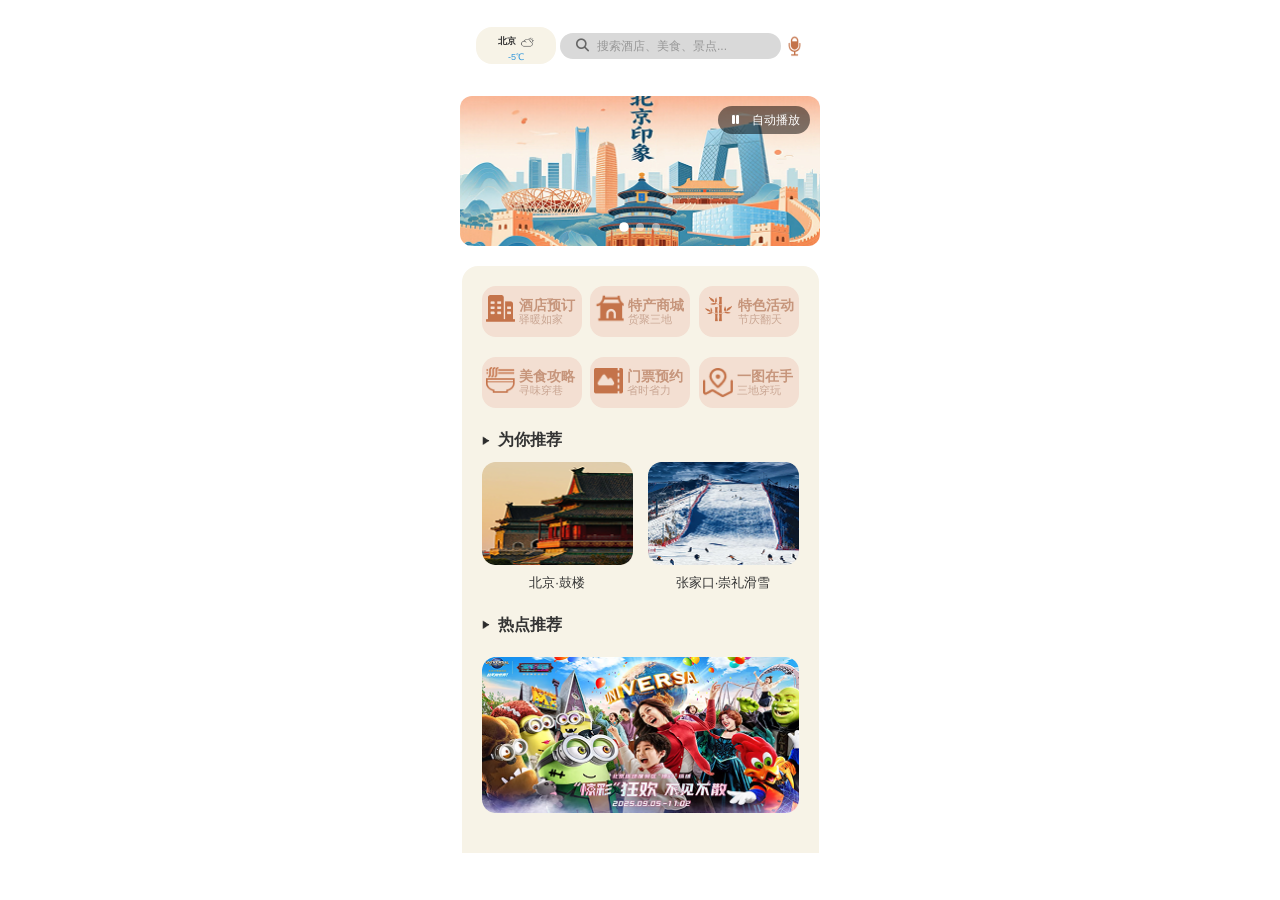
<file: index.html>
<!DOCTYPE html>
<html lang="zh-CN">
<head>
    <meta charset="UTF-8">
    <meta name="viewport" content="width=device-width, initial-scale=1.0, maximum-scale=1.0, user-scalable=no">
    <title>京津冀平台 - 滑动Banner</title>
    <link rel="stylesheet" href="https://cdnjs.cloudflare.com/ajax/libs/font-awesome/6.4.0/css/all.min.css">
    <style>
        * {
            margin: 0;
            padding: 0;
            box-sizing: border-box;
            font-family: 'PingFang SC', 'Helvetica Neue', Arial, sans-serif;
        }
        
        body {
            line-height: 1.5;
            max-width: 390px;
            margin: 0 auto;
            padding: 15px;
            min-height: 100vh;
            display: flex;
            flex-direction: column;
            justify-content: flex-start;
            align-items: center;
            font-size: 13px;
            gap: 10px;
        }
        
        .status-bar {
            display: flex;
            flex-direction: row;
            justify-content: flex-start;
            gap: 4px;
            align-items: center;
            width: 100%;
            background: none;
            border-radius: 24px;
            padding: 12px 16px;
            transition: all 0.3s ease;
        }
        
        /* 左侧天气信息区域 */
        .weather-info {
            display: flex;
            flex-direction: column;
            align-items: center;
            background: #F7F3E7;
            border-radius: 16px;
            padding: 8px 12px;
            min-width: 80px;
            width: 74px;
            height: 37px;
            text-align: center;
        }
        
        .location {
            font-size: 0.7em;
            font-weight: 600;
            display: flex;
            align-items: center;
            gap: 4px;
            color: #333;
        }
        
        .celsius {
            font-size: 0.7em;
            color: #666;
            margin-top: 2px;
            font-weight: 500;
        }
        
        /* 天气图标样式 */
        .weather-icon {
            width: 15px;
            height: 14px;
            display: inline-block;
        }
        
        /* 搜索区域 */
        .search-container {
            display: flex;
            align-items: center;
            background: #D9D9D9;
            border-radius: 20px;
            padding: 8px 16px;
            width: 222px;
            height: 26px;
        }
        
        .search-icon {
            color: #666;
            font-size: 13px;
            margin-right: 8px;
        }
        
        .search-input {
            border: none;
            background: transparent;
            font-size: 12px;
            outline: none;
            color: #333;
            padding: 5px 0;
            flex: 1;
        }
        
        .search-input::placeholder {
            color: #888;
            opacity: 0.8;
        }
        
        /* 麦克风图标 */
        .microphone {
            display: flex;
            align-items: center;
            justify-content: center;
            cursor: pointer;
            transition: transform 0.3s ease;
        }
        
        .microphone:hover {
            transform: scale(1.1);
        }
        
        .microphone.listening {
            animation: pulse 1.5s infinite;
        }
        
        @keyframes pulse {
            0% { 
                filter: drop-shadow(0 0 0 rgba(255, 200, 0, 0.7)); 
            }
            70% { 
                filter: drop-shadow(0 0 8px rgba(255, 200, 0, 0.7)); 
            }
            100% { 
                filter: drop-shadow(0 0 0 rgba(255, 200, 0, 0)); 
            }
        }
        
        /* 语音识别提示 */
        .voice-status {
            position: fixed;
            top: 50%;
            left: 50%;
            transform: translate(-50%, -50%);
            background: rgba(0, 0, 0, 0.8);
            color: white;
            padding: 20px 30px;
            border-radius: 15px;
            font-size: 16px;
            z-index: 1000;
            display: none;
            text-align: center;
        }
        
        .voice-status.show {
            display: block;
            animation: fadeIn 0.3s ease;
        }
        
        @keyframes fadeIn {
            from { opacity: 0; }
            to { opacity: 1; }
        }
        
        /* 天气提示 */
        .weather-tip {
            position: fixed;
            top: 10px;
            right: 10px;
            background: rgba(255, 255, 255, 0.95);
            border-radius: 8px;
            padding: 8px 12px;
            font-size: 12px;
            box-shadow: 0 2px 8px rgba(0,0,0,0.1);
            z-index: 1001;
            display: none;
        }
        
        .weather-tip.show {
            display: block;
            animation: slideIn 0.3s ease;
        }
        
        @keyframes slideIn {
            from { 
                opacity: 0;
                transform: translateY(-10px);
            }
            to { 
                opacity: 1;
                transform: translateY(0);
            }
        }
        
        /* 滑动Banner区域 */
        .banner-container {
            width: 100%;
            position: relative;
            overflow: hidden;
            border-radius: 12px;
            margin: 10px 0;
        }
        
        .banner-slider {
            display: flex;
            transition: transform 0.5s ease-in-out;
            height: 150px;
        }
        
        .banner-slide {
            flex: 0 0 100%;
            height: 100%;
            position: relative;
        }
        
        .banner-slide img {
            width: 100%;
            height: 100%;
            object-fit: cover;
            display: block;
        }
        
        /* 图片标题 */
        .slide-title {
            position: absolute;
            bottom: 0;
            left: 0;
            right: 0;
            background: linear-gradient(transparent, rgba(0,0,0,0.7));
            color: white;
            padding: 15px 20px 10px;
            font-size: 16px;
            font-weight: 600;
        }
        
        /* 指示器 */
        .banner-indicators {
            display: flex;
            justify-content: center;
            gap: 8px;
            position: absolute;
            bottom: 15px;
            left: 0;
            right: 0;
            z-index: 2;
        }
        
        .indicator {
            width: 8px;
            height: 8px;
            border-radius: 50%;
            background: rgba(255,255,255,0.5);
            cursor: pointer;
            transition: all 0.3s ease;
        }
        
        .indicator.active {
            background: white;
            transform: scale(1.2);
        }
        
        /* 导航按钮 */
        .banner-nav {
            position: absolute;
            top: 50%;
            transform: translateY(-50%);
            width: 36px;
            height: 36px;
            background: rgba(255,255,255,0.8);
            border-radius: 50%;
            display: flex;
            align-items: center;
            justify-content: center;
            cursor: pointer;
            z-index: 2;
            opacity: 0;
            transition: opacity 0.3s ease, transform 0.3s ease;
        }
        
        .banner-container:hover .banner-nav {
            opacity: 1;
        }
        
        .banner-nav:hover {
            background: white;
            transform: translateY(-50%) scale(1.1);
        }
        
        .banner-nav.prev {
            left: 10px;
        }
        
        .banner-nav.next {
            right: 10px;
        }
        
        .banner-nav i {
            color: #333;
            font-size: 18px;
        }
        
        /* 自动播放控制 */
        .autoplay-control {
            position: absolute;
            top: 10px;
            right: 10px;
            z-index: 2;
            background: rgba(0,0,0,0.5);
            border-radius: 20px;
            padding: 5px 10px;
            display: flex;
            align-items: center;
            gap: 8px;
            cursor: pointer;
            color: white;
            font-size: 12px;
        }
        
        .autoplay-toggle {
            width: 16px;
            height: 16px;
            display: flex;
            align-items: center;
            justify-content: center;
        }
        
        /* 功能区 */
        .function {
            width: 357px;
            min-height: 533px;
            background-color: #F7F3E7;
            display: flex;
            flex-direction: column;
            justify-content: flex-start;
            align-items: center;
            border-top-left-radius: 16px;
            border-top-right-radius: 16px;
            padding: 20px;
        }
        
        .button {
            display: flex;
            flex-direction: column;
            justify-content: flex-start;
            align-items: center;
            width: 100%;
            gap: 20px;
        }
        
        .type {
            display: flex;
            flex-direction: row;
            justify-content: space-between;
            align-items: center;
            width: 100%;
        }
        
        .category {
            width: 100px;
            height: 51px;
            background-color: #F3DFD2;
            border-radius: 14px;
            display: flex;
            flex-direction: row;
            align-items: center;

            padding-left: 4px;
            gap: 4px;
        }
        
        .text {
            display: flex;
            flex-direction: column;
            justify-content: center;
            line-height: 15px;
            gap: 2px;
        }

        a
        {
            text-decoration: none;
        }
        
        .big {
            color: #C6957B;
            font-weight: bold;
            font-size: 14px;
            line-height: 1;
        }
        
        .small {
            color: #CAA794;
            font-size: 11px;
            line-height: 1;
        }
        
        /* 推荐区域 */
        .middletext {
            display: flex;
            align-items: center;
            gap: 8px;
            color: #333;
            font-weight: bold;
            font-size: 16px;
            width: 100%;
            margin: 20px 0 10px 0;
        }
        
        .picture1 {
            display: flex;
            flex-direction: row;
            justify-content: space-between;
            align-items: flex-start;
            width: 100%;
            gap: 15px;
        }
        
        .group {
            display: flex;
            flex-direction: column;
            justify-content: flex-start;
            align-items: center;
            width: 48%;
        }
        
        .group img {
            width: 100%;
            height: auto;
            border-radius: 12px;
            margin-bottom: 8px;
        }
        
        .group p {
            color: #333;
            font-size: 13px;
            font-weight: 500;
            text-align: center;
            margin: 0;
        }
        
        /* 热点推荐图片 */
        .hotspot-img {
            width: 100%;
            height: auto;
            border-radius: 12px;
            margin: 10px 0 20px 0;
        }
        
        /* 响应式调整 */
        /* @media (max-width: 420px) {
            .status-bar {
                flex-direction: row;
                justify-content: flex-start;
                align-items: center;
                gap: 10px;
                padding: 12px;
            }
            
            .weather-info {
                flex-direction: column;
                justify-content: flex-start;
                gap: 10px;
                min-width: auto;
                width: auto;
            }
            
            .search-container {
                width: 100%;
            }
            
            .function {
                width: 100%;
                min-height: auto;
                padding: 15px;
            }
            
            .type {
                justify-content: space-around;
            }
            
            .category {
                width: 30%;
                min-height: 60px;
            }
            
            .picture1 {
                flex-direction: column;
                gap: 15px;
            }
            
            .group {
                width: 100%;
            }
            
            .banner-slider {
                height: 120px;
            }
            
            .banner-nav {
                opacity: 1;
                background: rgba(255,255,255,0.9);
            }
        } */
        
        /* 触摸设备优化 */
        .banner-slider {
            -webkit-overflow-scrolling: touch;
        }
    </style>
</head>
<body>
    <!-- 天气提示 -->
    <div class="weather-tip" id="weatherTip"></div>
    
    <div class="status-bar">
        <div class="weather-info">
            <div class="location">
                <span id="cityName">获取中...</span>
                <img src="image/多云.png" alt="天气" class="weather-icon" id="weatherIcon">
            </div>
            <div class="celsius" id="temperature">获取中...</div>
        </div>
        <div class="search-container">
            <i class="fas fa-search search-icon"></i>
            <input type="text" class="search-input" id="searchInput" placeholder="搜索酒店、美食、景点...">
        </div>
        <div class="microphone" id="microphoneBtn" title="语音搜索">
            <img src="image/麦克风.png" alt="micro" style="width: 19px;height: 22px;">
        </div>
    </div>
    
    <!-- 语音识别状态提示 -->
    <div class="voice-status" id="voiceStatus">
        <div style="font-size: 24px; margin-bottom: 10px;">🎤</div>
        <div id="voiceText">正在聆听...</div>
    </div>
    
    <!-- 滑动Banner区域 -->
    <div class="banner-container" id="bannerContainer">
        <div class="autoplay-control" id="autoplayControl">
            <span class="autoplay-toggle" id="autoplayToggle">
                <i class="fas fa-pause"></i>
            </span>
            <span>自动播放</span>
        </div>
        
        <div class="banner-slider" id="bannerSlider">
            <!-- 轮播图1 -->
            <div class="banner-slide">
                <img src="image/IMG_5268 1.png" alt="">
            </div>
            <!-- 轮播图2 -->
            <div class="banner-slide">
                <img src="image/IMG_5270 1.png" alt="">
            </div>
            <!-- 轮播图3 -->
            <div class="banner-slide">
                <img src="image/Group 96.png" alt="">
                <div class="slide-title">河头老街</div>
            </div>
        </div>
        
        <!-- 导航按钮 -->
        <div class="banner-nav prev" id="prevBtn">
            <i class="fas fa-chevron-left"></i>
        </div>
        <div class="banner-nav next" id="nextBtn">
            <i class="fas fa-chevron-right"></i>
        </div>
        
        <!-- 指示器 -->
        <div class="banner-indicators" id="indicators">
            <!-- JS动态生成 -->
        </div>
    </div>
    
    <div class="function">
        <div class="button">
            <div class="type">
                <div class="category">
                    <a href="酒店预订.html">
                    <img src="image/Vector2.png" alt="jiudian" style="width: 29px;height: 27px;">
                    </a>
                    <a href="酒店预订.html">
                    <div class="text">
                        <div class="big">酒店预订</div>
                        <div class="small">驿暖如家</div>
                    </div>
                    </a>
                </div>
                <div class="category">
                    <a href="特产商城.html">
                    <img src="image/Frame.png" alt="techan" style="width: 30px;height: 35px;">
                    </a>
                    <a href="特产商城.html">
                    <div class="text">
                        <div class="big">特产商城</div>
                        <div class="small">货聚三地</div>
                    </div>
                    </a>
                </div>
                <div class="category">
                    <a href="特色文化.html">
                    <img src="image/竹子.png" alt="huodong" style="width: 31px;height: 28px;">
                    </a>
                    <a href="特色文化.html">
                    <div class="text">
                        <div class="big">特色活动</div>
                        <div class="small">节庆翻天</div>
                    </div>
                    </a>
                </div>
            </div>
            <div class="type">
                <div class="category">
                    <a href="美食攻略.html">
                        <img src="image/Vector.png" alt="meishi" style="width: 29px;height: 26px;">
                    </a>
                    <div class="text">
                        <a href="美食攻略.html"><div class="big">美食攻略</div></a>
                        <a href="美食攻略.html"><div class="small">寻味穿巷</div></a>
                    </div>
                </div>
                <div class="category">
                    <a href="预约平台.html">
                        <img src="image/Vector (2).png" alt="menpiao" style="width: 29px;height: 26px; margin-top: 2px;">
                    </a>
                    <div class="text">
                        <a href="预约平台.html"><div class="big">门票预约</div></a>
                        <a href="预约平台.html"><div class="small">省时省力</div></a>
                    </div>
                </div>
                <div class="category">
                    <img src="image/Vector (1).png" alt="ditu" style="width: 30px;height: 30px;">
                    <div class="text">
                        <div class="big">一图在手</div>
                        <div class="small">三地穿玩</div>
                    </div>
                </div>
            </div>
        </div>
        
        <div class="middletext">
            <img src="image/三角形.png" alt="triangle" style="width: 8px;height: 9px;">
            为你推荐
        </div>
        
        <div class="picture1">
            <div class="group">
                <img src="image/IMG_4749 1.png" alt="北京鼓楼">
                <p>北京·鼓楼</p>
            </div>
            <div class="group">
                <img src="image/IMG_4750 1.png" alt="崇礼滑雪">
                <p>张家口·崇礼滑雪</p>
            </div>
        </div>
        
        <div class="middletext">
            <img src="image/三角形.png" alt="triangle" style="width: 8px;height: 9px;">
            热点推荐
        </div>
        
        <img src="image/IMG_4748 1.png" alt="热点推荐" class="hotspot-img">
    </div>

    <script>
        // 实时天气功能
        class RealTimeWeather {
            constructor() {
                this.cityNameElement = document.getElementById('cityName');
                this.weatherIconElement = document.getElementById('weatherIcon');
                this.temperatureElement = document.getElementById('temperature');
                this.weatherTipElement = document.getElementById('weatherTip');
                
                this.init();
            }
            
            init() {
                // 获取位置和天气
                this.getLocationAndWeather();
                
                // 每30分钟更新一次天气
                setInterval(() => this.getLocationAndWeather(), 30 * 60 * 1000);
                
                // 每小时检查一次天气变化
                setInterval(() => this.checkWeatherChange(), 60 * 60 * 1000);
            }
            
            async getLocationAndWeather() {
                try {
                    // 尝试获取精确位置
                    const position = await this.getCurrentPosition();
                    const { latitude, longitude } = position.coords;
                    
                    // 使用百度地图API获取城市名（免费API）
                    const city = await this.getCityByCoordinates(latitude, longitude);
                    
                    // 模拟天气数据（实际项目中应该调用天气API）
                    const weatherData = this.simulateWeatherData(latitude, longitude);
                    
                    this.updateWeatherDisplay(city, weatherData);
                    this.showWeatherTip(weatherData);
                    
                } catch (error) {
                    console.warn('无法获取精确位置，使用默认值:', error);
                    
                    // 如果获取位置失败，使用默认的北京天气
                    const defaultWeather = this.getDefaultWeather();
                    this.updateWeatherDisplay('北京', defaultWeather);
                }
            }
            
            getCurrentPosition() {
                return new Promise((resolve, reject) => {
                    if (!navigator.geolocation) {
                        reject(new Error('浏览器不支持地理位置'));
                        return;
                    }
                    
                    navigator.geolocation.getCurrentPosition(resolve, reject, {
                        timeout: 10000,
                        maximumAge: 5 * 60 * 1000 // 5分钟
                    });
                });
            }
            
            async getCityByCoordinates(latitude, longitude) {
                try {
                    // 使用免费的逆地理编码服务
                    const response = await fetch(
                        `https://nominatim.openstreetmap.org/reverse?format=json&lat=${latitude}&lon=${longitude}&zoom=10`
                    );
                    const data = await response.json();
                    
                    if (data && data.address) {
                        // 优先使用城市名，如果没有则使用其他行政区划
                        return data.address.city || 
                               data.address.town || 
                               data.address.village || 
                               data.address.county || 
                               '未知地区';
                    }
                } catch (error) {
                    console.warn('获取城市名失败:', error);
                }
                
                return '北京'; // 默认返回北京
            }
            
            simulateWeatherData(latitude, longitude) {
                const now = new Date();
                const hour = now.getHours();
                const month = now.getMonth() + 1;
                
                // 根据月份、时间和位置模拟天气
                let weatherType, temperature, icon;
                
                // 根据月份确定基本温度范围
                let baseTemp;
                if (month >= 3 && month <= 5) { // 春季
                    baseTemp = 15;
                } else if (month >= 6 && month <= 8) { // 夏季
                    baseTemp = 28;
                } else if (month >= 9 && month <= 11) { // 秋季
                    baseTemp = 20;
                } else { // 冬季
                    baseTemp = 0;
                }
                
                // 根据时间调整温度（白天高，晚上低）
                if (hour >= 6 && hour < 18) { // 白天
                    temperature = baseTemp + 5;
                } else { // 晚上
                    temperature = baseTemp - 5;
                }
                
                // 根据位置微调温度（南方高，北方低）
                if (latitude < 35) { // 南方
                    temperature += 3;
                } else { // 北方
                    temperature -= 2;
                }
                
                // 随机生成天气类型
                const weatherTypes = ['晴天', '多云', '阴天', '小雨', '中雨', '大雪', '雾'];
                const weights = [0.4, 0.3, 0.1, 0.1, 0.05, 0.02, 0.03];
                
                let random = Math.random();
                let cumulative = 0;
                for (let i = 0; i < weatherTypes.length; i++) {
                    cumulative += weights[i];
                    if (random <= cumulative) {
                        weatherType = weatherTypes[i];
                        break;
                    }
                }
                
                // 设置图标
                icon = this.getWeatherIcon(weatherType, hour);
                
                // 添加随机变化
                temperature += (Math.random() * 6 - 3); // -3到+3度的变化
                
                return {
                    type: weatherType,
                    temperature: Math.round(temperature),
                    icon: icon,
                    humidity: Math.round(40 + Math.random() * 40), // 40-80%湿度
                    wind: Math.round(Math.random() * 5) // 0-5级风
                };
            }
            
            getWeatherIcon(weatherType, hour) {
                const isNight = hour < 6 || hour >= 18;
                
                switch(weatherType) {
                    case '晴天':
                        return isNight ? 'image/夜晚晴天.png' : 'image/晴天.png';
                    case '多云':
                        return 'image/多云.png';
                    case '阴天':
                        return 'image/阴天.png';
                    case '小雨':
                    case '中雨':
                        return 'image/小雨.png';
                    case '大雪':
                        return 'image/大雪.png';
                    case '雾':
                        return 'image/雾.png';
                    default:
                        return 'image/多云.png';
                }
            }
            
            getDefaultWeather() {
                const now = new Date();
                const month = now.getMonth() + 1;
                const hour = now.getHours();
                
                // 北京默认天气
                let baseTemp;
                if (month >= 3 && month <= 5) {
                    baseTemp = 15;
                } else if (month >= 6 && month <= 8) {
                    baseTemp = 28;
                } else if (month >= 9 && month <= 11) {
                    baseTemp = 20;
                } else {
                    baseTemp = 0;
                }
                
                const temperature = hour >= 6 && hour < 18 ? baseTemp + 5 : baseTemp - 5;
                
                return {
                    type: '多云',
                    temperature: Math.round(temperature),
                    icon: 'image/多云.png',
                    humidity: 60,
                    wind: 2
                };
            }
            
            updateWeatherDisplay(city, weather) {
                this.cityNameElement.textContent = city;
                this.weatherIconElement.src = weather.icon;
                this.weatherIconElement.alt = weather.type;
                this.temperatureElement.textContent = `${weather.temperature}℃`;
                
                // 添加温度变化效果
                this.temperatureElement.style.transition = 'color 0.5s ease';
                if (weather.temperature > 25) {
                    this.temperatureElement.style.color = '#e74c3c'; // 热，红色
                } else if (weather.temperature < 5) {
                    this.temperatureElement.style.color = '#3498db'; // 冷，蓝色
                } else {
                    this.temperatureElement.style.color = '#666'; // 适中，灰色
                }
            }
            
            showWeatherTip(weather) {
                let tip = '';
                
                // 根据天气类型提供提示
                switch(weather.type) {
                    case '晴天':
                        tip = '🌞 今天天气晴朗，适合户外活动';
                        break;
                    case '多云':
                        tip = '☁️ 今天多云，出门不用打伞';
                        break;
                    case '小雨':
                    case '中雨':
                        tip = '🌧️ 今天有雨，记得带伞哦';
                        break;
                    case '大雪':
                        tip = '❄️ 今天下雪，注意保暖和出行安全';
                        break;
                    case '雾':
                        tip = '🌫️ 今天有雾，出行请注意安全';
                        break;
                    default:
                        tip = '📋 天气信息已更新';
                }
                
                // 温度提示
                if (weather.temperature > 30) {
                    tip += '，注意防暑降温';
                } else if (weather.temperature < 0) {
                    tip += '，注意防寒保暖';
                }
                
                this.weatherTipElement.textContent = tip;
                this.weatherTipElement.classList.add('show');
                
                // 5秒后自动隐藏
                setTimeout(() => {
                    this.weatherTipElement.classList.remove('show');
                }, 5000);
            }
            
            checkWeatherChange() {
                // 这里可以添加天气变化的检查逻辑
                // 实际项目中应该比较新旧天气数据
                console.log('检查天气变化...');
            }
        }
        
        // 语音输入功能
        class VoiceInput {
            constructor() {
                this.searchInput = document.getElementById('searchInput');
                this.microphoneBtn = document.getElementById('microphoneBtn');
                this.voiceStatus = document.getElementById('voiceStatus');
                this.voiceText = document.getElementById('voiceText');
                
                this.recognition = null;
                this.isListening = false;
                
                this.init();
            }
            
            init() {
                if (!('webkitSpeechRecognition' in window || 'SpeechRecognition' in window)) {
                    console.warn('您的浏览器不支持语音识别');
                    this.microphoneBtn.style.opacity = '0.5';
                    this.microphoneBtn.title = '浏览器不支持语音识别';
                    this.microphoneBtn.style.cursor = 'not-allowed';
                    return;
                }
                
                this.initSpeechRecognition();
                this.bindEvents();
            }
            
            initSpeechRecognition() {
                const SpeechRecognition = window.SpeechRecognition || window.webkitSpeechRecognition;
                this.recognition = new SpeechRecognition();
                this.recognition.lang = 'zh-CN';
                this.recognition.interimResults = false;
                this.recognition.maxAlternatives = 1;
                this.recognition.continuous = false;
                
                this.recognition.onresult = (event) => {
                    const transcript = event.results[0][0].transcript.trim();
                    this.handleVoiceResult(transcript);
                };
                
                this.recognition.onerror = (event) => {
                    console.error('语音识别错误:', event.error);
                    this.stopListening();
                    this.showVoiceStatus('识别失败，请重试', 'error');
                };
                
                this.recognition.onstart = () => {
                    this.isListening = true;
                    this.microphoneBtn.classList.add('listening');
                    this.showVoiceStatus('正在聆听...请说话', 'listening');
                };
                
                this.recognition.onend = () => {
                    this.stopListening();
                };
            }
            
            bindEvents() {
                this.microphoneBtn.addEventListener('click', () => this.toggleListening());
                this.searchInput.addEventListener('keypress', (e) => {
                    if (e.key === 'Enter') this.performSearch();
                });
            }
            
            toggleListening() {
                if (this.microphoneBtn.style.cursor === 'not-allowed') {
                    this.showVoiceStatus('浏览器不支持语音识别', 'error');
                    return;
                }
                
                if (this.isListening) {
                    this.stopListening();
                } else {
                    this.startListening();
                }
            }
            
            startListening() {
                try {
                    this.recognition.start();
                } catch (error) {
                    console.error('语音识别启动失败:', error);
                    this.showVoiceStatus('无法启动语音识别', 'error');
                }
            }
            
            stopListening() {
                if (this.recognition && this.isListening) {
                    this.recognition.stop();
                }
                this.isListening = false;
                this.microphoneBtn.classList.remove('listening');
                this.hideVoiceStatus();
            }
            
            handleVoiceResult(transcript) {
                this.searchInput.value = transcript;
                this.showVoiceStatus(`识别结果: ${transcript}`, 'success');
                setTimeout(() => this.performSearch(), 1000);
            }
            
            performSearch() {
                const searchTerm = this.searchInput.value.trim();
                if (searchTerm) {
                    this.showVoiceStatus(`搜索: ${searchTerm}`, 'search');
                    setTimeout(() => {
                        alert(`您搜索了: "${searchTerm}"\n\n搜索结果页面将在实际应用中显示。`);
                        this.hideVoiceStatus();
                    }, 1500);
                }
            }
            
            showVoiceStatus(message, type = 'info') {
                this.voiceText.textContent = message;
                this.voiceStatus.classList.add('show');
                
                switch(type) {
                    case 'listening':
                        this.voiceStatus.style.background = 'rgba(33, 150, 243, 0.9)';
                        break;
                    case 'success':
                        this.voiceStatus.style.background = 'rgba(46, 213, 115, 0.9)';
                        break;
                    case 'error':
                        this.voiceStatus.style.background = 'rgba(255, 71, 87, 0.9)';
                        break;
                    case 'search':
                        this.voiceStatus.style.background = 'rgba(255, 168, 1, 0.9)';
                        break;
                    default:
                        this.voiceStatus.style.background = 'rgba(0, 0, 0, 0.8)';
                }
            }
            
            hideVoiceStatus() {
                this.voiceStatus.classList.remove('show');
            }
        }
        
        // 轮播图功能
        class BannerSlider {
            constructor(containerId) {
                this.container = document.getElementById(containerId);
                this.slider = this.container.querySelector('.banner-slider');
                this.slides = Array.from(this.slider.children);
                this.indicatorsContainer = this.container.querySelector('.banner-indicators');
                this.prevBtn = this.container.querySelector('.prev');
                this.nextBtn = this.container.querySelector('.next');
                this.autoplayToggle = document.getElementById('autoplayToggle');
                this.autoplayText = document.getElementById('autoplayControl').querySelector('span:last-child');
                
                this.currentIndex = 0;
                this.totalSlides = this.slides.length;
                this.isTransitioning = false;
                this.autoplayEnabled = true;
                this.autoplayInterval = 3000;
                this.autoplayTimer = null;
                
                this.init();
            }
            
            init() {
                this.createIndicators();
                this.bindEvents();
                this.startAutoplay();
                this.updateSlider();
            }
            
            createIndicators() {
                this.indicatorsContainer.innerHTML = '';
                for (let i = 0; i < this.totalSlides; i++) {
                    const indicator = document.createElement('div');
                    indicator.className = 'indicator';
                    if (i === 0) indicator.classList.add('active');
                    indicator.dataset.index = i;
                    indicator.addEventListener('click', () => this.goToSlide(i));
                    this.indicatorsContainer.appendChild(indicator);
                }
            }
            
            bindEvents() {
                this.prevBtn.addEventListener('click', () => this.prevSlide());
                this.nextBtn.addEventListener('click', () => this.nextSlide());
                this.autoplayToggle.addEventListener('click', () => this.toggleAutoplay());
                
                this.addTouchSupport();
                this.container.addEventListener('mouseenter', () => this.pauseAutoplay());
                this.container.addEventListener('mouseleave', () => this.resumeAutoplay());
            }
            
            addTouchSupport() {
                let startX = 0;
                let endX = 0;
                const threshold = 50;
                
                this.slider.addEventListener('touchstart', (e) => {
                    startX = e.touches[0].clientX;
                }, { passive: true });
                
                this.slider.addEventListener('touchmove', (e) => {
                    endX = e.touches[0].clientX;
                }, { passive: true });
                
                this.slider.addEventListener('touchend', () => {
                    const diff = startX - endX;
                    if (Math.abs(diff) > threshold) {
                        if (diff > 0) {
                            this.nextSlide();
                        } else {
                            this.prevSlide();
                        }
                    }
                });
            }
            
            goToSlide(index) {
                if (this.isTransitioning) return;
                this.currentIndex = index;
                this.updateSlider();
                this.resetAutoplay();
            }
            
            prevSlide() {
                if (this.isTransitioning) return;
                this.currentIndex = (this.currentIndex - 1 + this.totalSlides) % this.totalSlides;
                this.updateSlider();
                this.resetAutoplay();
            }
            
            nextSlide() {
                if (this.isTransitioning) return;
                this.currentIndex = (this.currentIndex + 1) % this.totalSlides;
                this.updateSlider();
                this.resetAutoplay();
            }
            
            updateSlider() {
                this.isTransitioning = true;
                this.slider.style.transform = `translateX(-${this.currentIndex * 100}%)`;
                this.updateIndicators();
                setTimeout(() => { this.isTransitioning = false; }, 500);
            }
            
            updateIndicators() {
                const indicators = this.indicatorsContainer.querySelectorAll('.indicator');
                indicators.forEach((indicator, index) => {
                    if (index === this.currentIndex) {
                        indicator.classList.add('active');
                    } else {
                        indicator.classList.remove('active');
                    }
                });
            }
            
            startAutoplay() {
                if (this.autoplayEnabled) {
                    this.autoplayTimer = setInterval(() => this.nextSlide(), this.autoplayInterval);
                }
            }
            
            pauseAutoplay() {
                if (this.autoplayEnabled && this.autoplayTimer) {
                    clearInterval(this.autoplayTimer);
                }
            }
            
            resumeAutoplay() {
                if (this.autoplayEnabled) {
                    this.startAutoplay();
                }
            }
            
            resetAutoplay() {
                this.pauseAutoplay();
                this.startAutoplay();
            }
            
            toggleAutoplay() {
                this.autoplayEnabled = !this.autoplayEnabled;
                if (this.autoplayEnabled) {
                    this.autoplayToggle.innerHTML = '<i class="fas fa-pause"></i>';
                    this.autoplayText.textContent = '自动播放';
                    this.startAutoplay();
                } else {
                    this.autoplayToggle.innerHTML = '<i class="fas fa-play"></i>';
                    this.autoplayText.textContent = '暂停播放';
                    this.pauseAutoplay();
                }
            }
            
            destroy() {
                this.pauseAutoplay();
                this.prevBtn.removeEventListener('click', () => this.prevSlide());
                this.nextBtn.removeEventListener('click', () => this.nextSlide());
                this.autoplayToggle.removeEventListener('click', () => this.toggleAutoplay());
            }
        }
        
        // 页面加载完成后初始化
        document.addEventListener('DOMContentLoaded', () => {
            // 初始化实时天气
            const weather = new RealTimeWeather();
            
            // 初始化语音输入
            const voiceInput = new VoiceInput();
            
            // 初始化轮播图
            const banner = new BannerSlider('bannerContainer');
            
            // 页面卸载时清理
            window.addEventListener('beforeunload', () => {
                if (voiceInput.recognition) {
                    voiceInput.recognition.stop();
                }
                banner.destroy();
            });
        });
    </script>
</body>
</html>
</file>
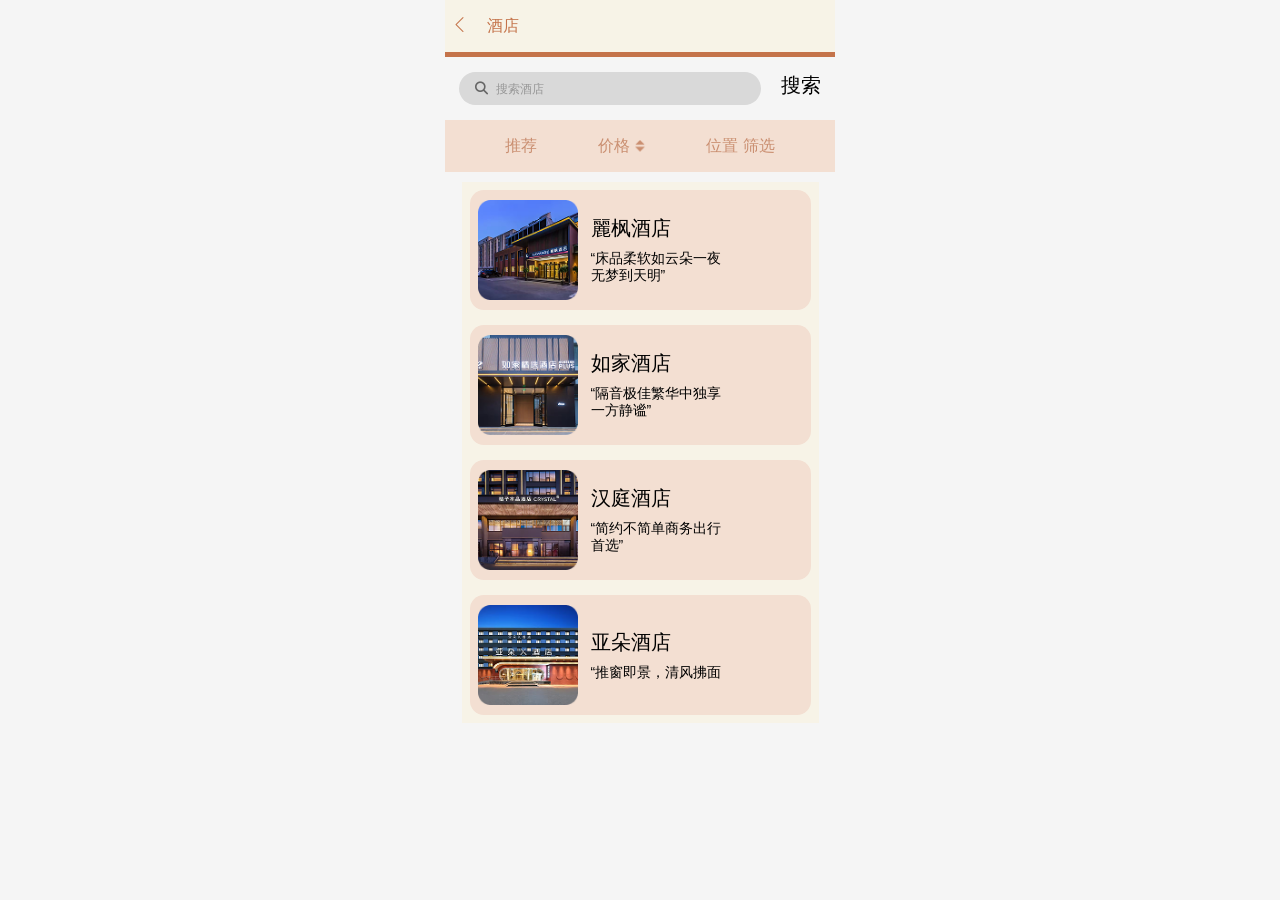
<file: AI.html>
<!DOCTYPE html>
<html lang="zh-CN">
<head>
    <meta charset="UTF-8">
    <meta name="viewport" content="width=device-width, initial-scale=1.0">
    <title>酒店预订</title>
    <link rel="stylesheet" href="https://cdnjs.cloudflare.com/ajax/libs/font-awesome/6.4.0/css/all.min.css">
    <style>
         * {
            margin: 0;
            padding: 0;
            box-sizing: border-box;
            font-family: 'PingFang SC', 'Helvetica Neue', Arial, sans-serif;
        }
        
        body {
            background-color: #f5f5f5;
            max-width: 390px;
            margin: 0 auto;
            min-height: 100vh;
            font-size: 13px;
            display: flex;
            flex-direction: column;
            justify-content: flex-start;
            align-items: center;
            gap: 15px;
        }

        .header {
            width: 100%;
            display: flex;
            align-items: center;
            padding: 12px 2px;
            background-color: #F7F3E7;
            position: sticky;
            top: 0;
            z-index: 100;
            border-bottom: 5px solid #C4734A;
            color: #C4734A;
            justify-content: flex-start;
            gap: 15px;
        }

        .title {
            font-size: 16px;
            font-weight: normal;
            color: #C4734A;
        }

        .search {
            display: flex;
            flex-direction: row;
            gap: 20px;
            align-content: center;
        }

        .search-container {
            display: flex;
            align-items: center;
            background: #D9D9D9;
            border-radius: 20px;
            padding: 8px 16px;
            width: 302px;
            height: 33px;
        }
        
        .search-icon {
            color: #666;
            font-size: 13px;
            margin-right: 8px;
        }
        
        .search-input {
            border: none;
            background: transparent;
            font-size: 12px;
            outline: none;
            color: #333;
            padding: 5px 0;
            flex: 1;
        }
        
        .search-input::placeholder {
            color: #888;
            opacity: 0.8;
        }

        .main {
            display: flex;
            flex-direction: column;
            width: 100%;
            position: relative;
        }

        .status {
            background-color: #F3DFD2;
            display: flex;
            flex-direction: row;
            width: 100%;
            justify-content: space-evenly;
            height: 52px;
            align-items: center;
            color: #CA8F71;
            font-size: 1.2em;
            position: relative;
            z-index: 10;
        }

        .price {
            display: flex;
            flex-direction: row;
            align-items: flex-end;
            cursor: pointer;
        }

        /* 排序菜单样式 - 优化后 */
        .sort-menu {
            position: absolute;
            top :52px;
            left: 0;
            width: 100%;
            background-color: white;
            box-shadow: 0 2 10px rgba(0,0,0,0.1px);
            z-index: 20;
            display: none;
            max-height: 300px;
            overflow-y: auto;
        }

        .sort-option {
            padding: 12px 20px;
            border-bottom: 1px solid #eee;
            cursor: pointer;
            transition: all 0.2s;
        }

        .sort-option:hover {
            background-color: #f9f9f9;
        }

        .sort-option.active {
            background-color: #F3DFD2;
            color: #CA8F71;
            font-weight: bold;
        }

        /* 列表区域样式优化 */
        .list {
            padding: 8px;
            display: flex;
            flex-direction: column;
            gap: 15px;
            width: 357px;
            margin: auto;
            background-color: #F7F3E7;
            margin-top: 10px;
        }

        .category {
            width: 100%;
            height: 120px;
            background-color: #F3DFD2;
            border-radius: 14px;
            display: flex;
            flex-direction: row;
            align-items: center;
            padding: 8px;
            gap: 8px;
            cursor: pointer;
            transition: transform 0.2s;
        }
        
        .category:hover {
            transform: translateY(-2px);
            box-shadow: 0 4px 8px rgba(0,0,0,0.1);
        }
        
        .text {
            display: flex;
            flex-direction: column;
            justify-content: flex-start;
            gap: 10px;
            margin-left: 5px;
        }

        a {
            text-decoration: none;
        }
        
        .big {
            color: #000000;
            font-weight: normal;
            font-size: 20px;
            line-height: 1.2;
        }
        
        .small {
            color: #000000;
            font-size: 14px;
            line-height: 1.2;
            margin-right: 70px;
        }

        .safe-area {
            height: 20px;
            background-color: #f5f5f5;
        }
        
        /* 排序按钮样式 */
        .sort-btn {
            display: flex;
            align-items: center;
            gap: 4px;
        }
    </style>
</head>
<body>
    <div class="header">
        <a href="主页.html"><img src="image/箭头.png" alt="" style="width: 25px;height: 25px;"></a>
        <h1 class="title">酒店</h1>
    </div>
    <div class="search">
        <div class="search-container">
            <i class="fas fa-search search-icon"></i>
            <input type="text" class="search-input" id="searchInput" placeholder="搜索酒店">
        </div>
        <p style="font-size: 1.5em;">搜索
    </div>
    <div class="main">
        <div class="status">
            推荐
            <div class="price sort-btn">
                价格
                <img src="imagehotel/上下箭头.png" alt="" style="width: 12px;height: 12px;">
            </div>
            <div class="sort-menu" id="sortMenu">
                <div class="sort-option" data-sort="price-asc">价格从低到高</div>
                <div class="sort-option" data-sort="price-desc">价格从高到低</div>
                <div class="sort-option active" data-sort="rating-desc">评分从高到低</div>
                <div class="sort-option" data-sort="recommend">按推荐排序</div>
            </div>
            位置
            筛选
        </div>
        
        <div class="list" id="hotelList">
            <div class="category" data-price="168" data-rating="4.3" data-recommend="1">
                <img src="imagehotel/IMG_5318 1.png" alt="jiudian" style="width: 100px;height: 100px;">
                <div class="text">
                    <div class="big">麗枫酒店</div>
                    <div class="small">“床品柔软如云朵一夜无梦到天明”</div>
                </div>
            </div>
            <div class="category" data-price="198" data-rating="4.2" data-recommend="2">
                <img src="imagehotel/IMG_5317 1.png" alt="jiudian" style="width: 100px;height: 100px;">
                <div class="text">
                    <div class="big">如家酒店</div>
                    <div class="small">“隔音极佳繁华中独享一方静谧”</div>
                </div>
            </div>
            <div class="category" data-price="228" data-rating="4.2" data-recommend="3">
                <img src="imagehotel/IMG_5316 1.png" alt="jiudian" style="width: 100px;height: 100px;">
                <div class="text">
                    <div class="big">汉庭酒店</div>
                    <div class="small">“简约不简单商务出行首选”</div>
                </div>
            </div>
            <div class="category" data-price="328" data-rating="4.7" data-recommend="4">
                <img src="imagehotel/IMG_5314 1.png" alt="jiudian" style="width: 100px;height: 100px;">
                <div class="text">
                    <div class="big">亚朵酒店</div>
                    <div class="small">“推窗即景，清风拂面</div>
                </div>
            </div>
        </div>
    </div>

    <script>
        // 排序功能实现
        document.addEventListener('DOMContentLoaded', function() {
            const priceBtn = document.querySelector('.price');
            const sortMenu = document.getElementById('sortMenu');
            const hotelList = document.getElementById('hotelList');
            const categories = Array.from(hotelList.querySelectorAll('.category'));
            const sortOptions = document.querySelectorAll('.sort-option');
            
            // 切换排序菜单显示/隐藏
            priceBtn.addEventListener('click', function(e) {
                e.stopPropagation();
                sortMenu.style.display = sortMenu.style.display === 'block' ? 'none' : 'block';
            });
            
            // 点击页面其他区域关闭排序菜单
            document.addEventListener('click', function() {
                sortMenu.style.display = 'none';
            });
            
            // 防止点击排序菜单内部时关闭
            sortMenu.addEventListener('click', function(e) {
                e.stopPropagation();
            });
            
            // 排序选项点击事件
            sortOptions.forEach(option => {
                option.addEventListener('click', function() {
                    const sortType = this.getAttribute('data-sort');
                    
                    // 更新选中状态
                    sortOptions.forEach(opt => opt.classList.remove('active'));
                    this.classList.add('active');
                    
                    // 执行排序
                    sortHotels(sortType);
                    
                    // 关闭菜单
                    sortMenu.style.display = 'none';
                });
            });
            
            // 排序函数
            function sortHotels(type) {
                let sortedCategories = [...categories];
                
                switch(type) {
                    case 'price-asc':
                        sortedCategories.sort((a, b) => 
                            parseInt(a.dataset.price) - parseInt(b.dataset.price)
                        );
                        break;
                    case 'price-desc':
                        sortedCategories.sort((a, b) => 
                            parseInt(b.dataset.price) - parseInt(a.dataset.price)
                        );
                        break;
                    case 'rating-desc':
                        sortedCategories.sort((a, b) => 
                            parseFloat(b.dataset.rating) - parseFloat(a.dataset.rating)
                        );
                        break;
                    case 'recommend':
                        sortedCategories.sort((a, b) => 
                            parseInt(a.dataset.recommend) - parseInt(b.dataset.recommend)
                        );
                        break;
                }
                
                // 清空列表并添加排序后的元素
                hotelList.innerHTML = '';
                sortedCategories.forEach(category => {
                    hotelList.appendChild(category);
                });
            }
            
            // 酒店卡片点击事件
            categories.forEach(category => {
                category.addEventListener('click', function() {
                    alert('跳转到酒店详情页: ' + this.querySelector('.big').textContent);
                    // 实际应用中这里应该是跳转链接
                    // window.location.href = `hotel-detail.html?id=${this.dataset.id}`;
                });
            });
            
            // 搜索功能
            const searchInput = document.getElementById('searchInput');
            searchInput.addEventListener('input', function() {
                const searchTerm = this.value.toLowerCase();
                
                categories.forEach(category => {
                    const hotelName = category.querySelector('.big').textContent.toLowerCase();
                    if (hotelName.includes(searchTerm)) {
                        category.style.display = 'flex';
                    } else {
                        category.style.display = 'none';
                    }
                });
            });
        });
    </script>
</body>
</html>
</file>
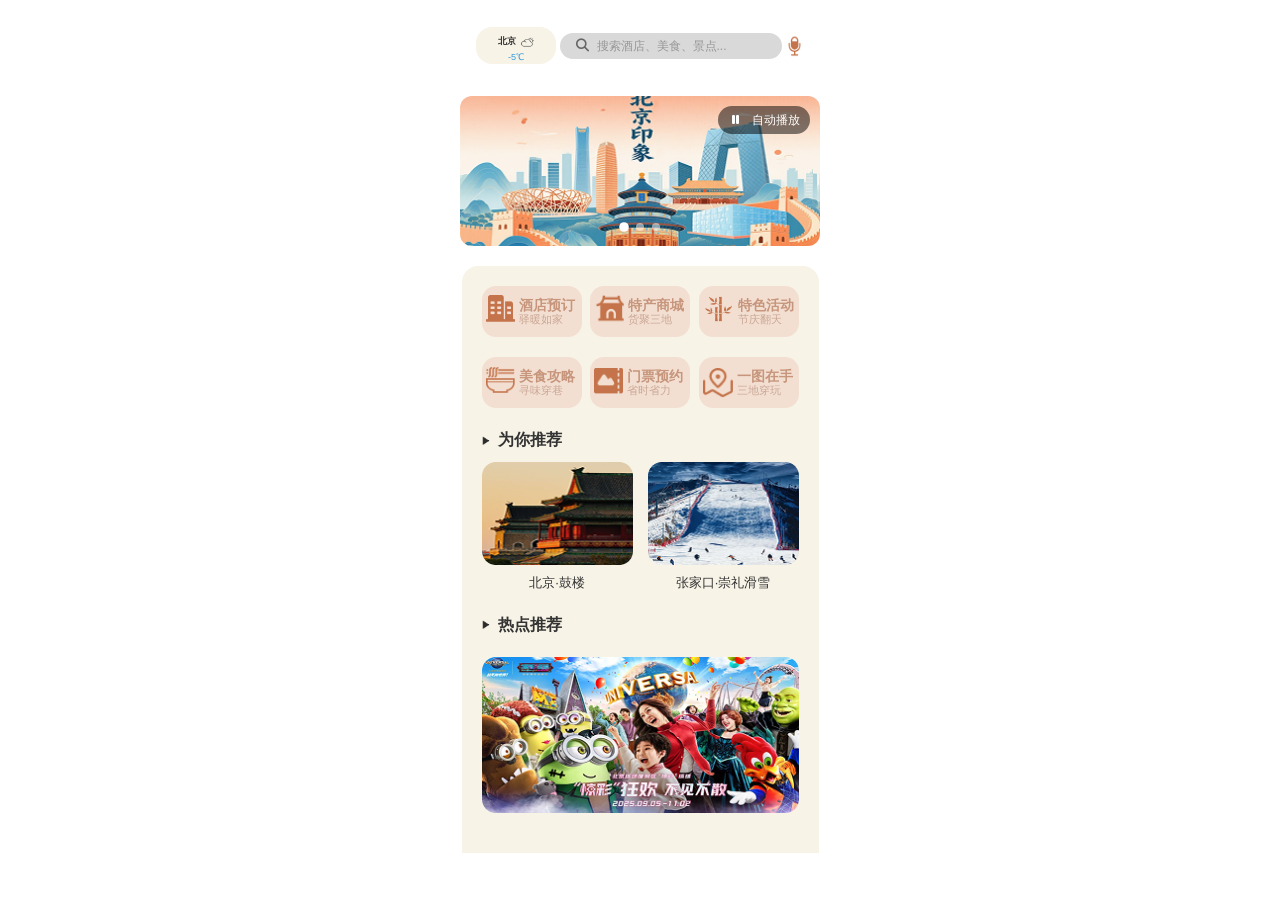
<file: 主页.html>
<!DOCTYPE html>
<html lang="zh-CN">
<head>
    <meta charset="UTF-8">
    <meta name="viewport" content="width=device-width, initial-scale=1.0, maximum-scale=1.0, user-scalable=no">
    <title>京津冀平台 - 滑动Banner</title>
    <link rel="stylesheet" href="https://cdnjs.cloudflare.com/ajax/libs/font-awesome/6.4.0/css/all.min.css">
    <style>
        * {
            margin: 0;
            padding: 0;
            box-sizing: border-box;
            font-family: 'PingFang SC', 'Helvetica Neue', Arial, sans-serif;
        }
        
        body {
            line-height: 1.5;
            max-width: 390px;
            margin: 0 auto;
            padding: 15px;
            min-height: 100vh;
            display: flex;
            flex-direction: column;
            justify-content: flex-start;
            align-items: center;
            font-size: 13px;
            gap: 10px;
        }
        
        .status-bar {
            display: flex;
            flex-direction: row;
            justify-content: space-between;
            align-items: center;
            width: 100%;
            background: none;
            border-radius: 24px;
            padding: 12px 16px;
            transition: all 0.3s ease;
        }
        
        /* 左侧天气信息区域 */
        .weather-info {
            display: flex;
            flex-direction: column;
            align-items: center;
            background: #F7F3E7;
            border-radius: 16px;
            padding: 8px 12px;
            min-width: 80px;
            width: 74px;
            height: 37px;
            text-align: center;
        }
        
        .location {
            font-size: 0.7em;
            font-weight: 600;
            display: flex;
            align-items: center;
            gap: 4px;
            color: #333;
        }
        
        .celsius {
            font-size: 0.7em;
            color: #666;
            margin-top: 2px;
            font-weight: 500;
        }
        
        /* 天气图标样式 */
        .weather-icon {
            width: 15px;
            height: 14px;
            display: inline-block;
        }
        
        /* 搜索区域 */
        .search-container {
            display: flex;
            align-items: center;
            background: #D9D9D9;
            border-radius: 20px;
            padding: 8px 16px;
            width: 222px;
            height: 26px;
        }
        
        .search-icon {
            color: #666;
            font-size: 13px;
            margin-right: 8px;
        }
        
        .search-input {
            border: none;
            background: transparent;
            font-size: 12px;
            outline: none;
            color: #333;
            padding: 5px 0;
            flex: 1;
        }
        
        .search-input::placeholder {
            color: #888;
            opacity: 0.8;
        }
        
        /* 麦克风图标 */
        .microphone {
            display: flex;
            align-items: center;
            justify-content: center;
            cursor: pointer;
            transition: transform 0.3s ease;
        }
        
        .microphone:hover {
            transform: scale(1.1);
        }
        
        .microphone.listening {
            animation: pulse 1.5s infinite;
        }
        
        @keyframes pulse {
            0% { 
                filter: drop-shadow(0 0 0 rgba(255, 200, 0, 0.7)); 
            }
            70% { 
                filter: drop-shadow(0 0 8px rgba(255, 200, 0, 0.7)); 
            }
            100% { 
                filter: drop-shadow(0 0 0 rgba(255, 200, 0, 0)); 
            }
        }
        
        /* 语音识别提示 */
        .voice-status {
            position: fixed;
            top: 50%;
            left: 50%;
            transform: translate(-50%, -50%);
            background: rgba(0, 0, 0, 0.8);
            color: white;
            padding: 20px 30px;
            border-radius: 15px;
            font-size: 16px;
            z-index: 1000;
            display: none;
            text-align: center;
        }
        
        .voice-status.show {
            display: block;
            animation: fadeIn 0.3s ease;
        }
        
        @keyframes fadeIn {
            from { opacity: 0; }
            to { opacity: 1; }
        }
        
        /* 天气提示 */
        .weather-tip {
            position: fixed;
            top: 10px;
            right: 10px;
            background: rgba(255, 255, 255, 0.95);
            border-radius: 8px;
            padding: 8px 12px;
            font-size: 12px;
            box-shadow: 0 2px 8px rgba(0,0,0,0.1);
            z-index: 1001;
            display: none;
        }
        
        .weather-tip.show {
            display: block;
            animation: slideIn 0.3s ease;
        }
        
        @keyframes slideIn {
            from { 
                opacity: 0;
                transform: translateY(-10px);
            }
            to { 
                opacity: 1;
                transform: translateY(0);
            }
        }
        
        /* 滑动Banner区域 */
        .banner-container {
            width: 100%;
            position: relative;
            overflow: hidden;
            border-radius: 12px;
            margin: 10px 0;
        }
        
        .banner-slider {
            display: flex;
            transition: transform 0.5s ease-in-out;
            height: 150px;
        }
        
        .banner-slide {
            flex: 0 0 100%;
            height: 100%;
            position: relative;
        }
        
        .banner-slide img {
            width: 100%;
            height: 100%;
            object-fit: cover;
            display: block;
        }
        
        /* 图片标题 */
        .slide-title {
            position: absolute;
            bottom: 0;
            left: 0;
            right: 0;
            background: linear-gradient(transparent, rgba(0,0,0,0.7));
            color: white;
            padding: 15px 20px 10px;
            font-size: 16px;
            font-weight: 600;
        }
        
        /* 指示器 */
        .banner-indicators {
            display: flex;
            justify-content: center;
            gap: 8px;
            position: absolute;
            bottom: 15px;
            left: 0;
            right: 0;
            z-index: 2;
        }
        
        .indicator {
            width: 8px;
            height: 8px;
            border-radius: 50%;
            background: rgba(255,255,255,0.5);
            cursor: pointer;
            transition: all 0.3s ease;
        }
        
        .indicator.active {
            background: white;
            transform: scale(1.2);
        }
        
        /* 导航按钮 */
        .banner-nav {
            position: absolute;
            top: 50%;
            transform: translateY(-50%);
            width: 36px;
            height: 36px;
            background: rgba(255,255,255,0.8);
            border-radius: 50%;
            display: flex;
            align-items: center;
            justify-content: center;
            cursor: pointer;
            z-index: 2;
            opacity: 0;
            transition: opacity 0.3s ease, transform 0.3s ease;
        }
        
        .banner-container:hover .banner-nav {
            opacity: 1;
        }
        
        .banner-nav:hover {
            background: white;
            transform: translateY(-50%) scale(1.1);
        }
        
        .banner-nav.prev {
            left: 10px;
        }
        
        .banner-nav.next {
            right: 10px;
        }
        
        .banner-nav i {
            color: #333;
            font-size: 18px;
        }
        
        /* 自动播放控制 */
        .autoplay-control {
            position: absolute;
            top: 10px;
            right: 10px;
            z-index: 2;
            background: rgba(0,0,0,0.5);
            border-radius: 20px;
            padding: 5px 10px;
            display: flex;
            align-items: center;
            gap: 8px;
            cursor: pointer;
            color: white;
            font-size: 12px;
        }
        
        .autoplay-toggle {
            width: 16px;
            height: 16px;
            display: flex;
            align-items: center;
            justify-content: center;
        }
        
        /* 功能区 */
        .function {
            width: 357px;
            min-height: 533px;
            background-color: #F7F3E7;
            display: flex;
            flex-direction: column;
            justify-content: flex-start;
            align-items: center;
            border-top-left-radius: 16px;
            border-top-right-radius: 16px;
            padding: 20px;
        }
        
        .button {
            display: flex;
            flex-direction: column;
            justify-content: flex-start;
            align-items: center;
            width: 100%;
            gap: 20px;
        }
        
        .type {
            display: flex;
            flex-direction: row;
            justify-content: space-between;
            align-items: center;
            width: 100%;
        }
        
        .category {
            width: 100px;
            height: 51px;
            background-color: #F3DFD2;
            border-radius: 14px;
            display: flex;
            flex-direction: row;
            align-items: center;

            padding-left: 4px;
            gap: 4px;
        }
        
        .text {
            display: flex;
            flex-direction: column;
            justify-content: center;
            line-height: 15px;
            gap: 2px;
        }

        a
        {
            text-decoration: none;
        }
        
        .big {
            color: #C6957B;
            font-weight: bold;
            font-size: 14px;
            line-height: 1;
        }
        
        .small {
            color: #CAA794;
            font-size: 11px;
            line-height: 1;
        }
        
        /* 推荐区域 */
        .middletext {
            display: flex;
            align-items: center;
            gap: 8px;
            color: #333;
            font-weight: bold;
            font-size: 16px;
            width: 100%;
            margin: 20px 0 10px 0;
        }
        
        .picture1 {
            display: flex;
            flex-direction: row;
            justify-content: space-between;
            align-items: flex-start;
            width: 100%;
            gap: 15px;
        }
        
        .group {
            display: flex;
            flex-direction: column;
            justify-content: flex-start;
            align-items: center;
            width: 48%;
        }
        
        .group img {
            width: 100%;
            height: auto;
            border-radius: 12px;
            margin-bottom: 8px;
        }
        
        .group p {
            color: #333;
            font-size: 13px;
            font-weight: 500;
            text-align: center;
            margin: 0;
        }
        
        /* 热点推荐图片 */
        .hotspot-img {
            width: 100%;
            height: auto;
            border-radius: 12px;
            margin: 10px 0 20px 0;
        }
        
        /* 响应式调整 */
        @media (max-width: 420px) {
            .status-bar {
                flex-direction: column;
                align-items: stretch;
                gap: 10px;
                padding: 12px;
            }
            
            .weather-info {
                flex-direction: row;
                justify-content: center;
                gap: 10px;
                min-width: auto;
                width: auto;
            }
            
            .search-container {
                width: 100%;
            }
            
            .function {
                width: 100%;
                min-height: auto;
                padding: 15px;
            }
            
            .type {
                justify-content: space-around;
            }
            
            .category {
                width: 30%;
                min-height: 60px;
            }
            
            .picture1 {
                flex-direction: column;
                gap: 15px;
            }
            
            .group {
                width: 100%;
            }
            
            .banner-slider {
                height: 120px;
            }
            
            .banner-nav {
                opacity: 1;
                background: rgba(255,255,255,0.9);
            }
        }
        
        /* 触摸设备优化 */
        .banner-slider {
            -webkit-overflow-scrolling: touch;
        }
    </style>
</head>
<body>
    <!-- 天气提示 -->
    <div class="weather-tip" id="weatherTip"></div>
    
    <div class="status-bar">
        <div class="weather-info">
            <div class="location">
                <span id="cityName">获取中...</span>
                <img src="image/多云.png" alt="天气" class="weather-icon" id="weatherIcon">
            </div>
            <div class="celsius" id="temperature">获取中...</div>
        </div>
        <div class="search-container">
            <i class="fas fa-search search-icon"></i>
            <input type="text" class="search-input" id="searchInput" placeholder="搜索酒店、美食、景点...">
        </div>
        <div class="microphone" id="microphoneBtn" title="语音搜索">
            <img src="image/麦克风.png" alt="micro" style="width: 19px;height: 22px;">
        </div>
    </div>
    
    <!-- 语音识别状态提示 -->
    <div class="voice-status" id="voiceStatus">
        <div style="font-size: 24px; margin-bottom: 10px;">🎤</div>
        <div id="voiceText">正在聆听...</div>
    </div>
    
    <!-- 滑动Banner区域 -->
    <div class="banner-container" id="bannerContainer">
        <div class="autoplay-control" id="autoplayControl">
            <span class="autoplay-toggle" id="autoplayToggle">
                <i class="fas fa-pause"></i>
            </span>
            <span>自动播放</span>
        </div>
        
        <div class="banner-slider" id="bannerSlider">
            <!-- 轮播图1 -->
            <div class="banner-slide">
                <img src="image/IMG_5268 1.png" alt="">
            </div>
            <!-- 轮播图2 -->
            <div class="banner-slide">
                <img src="image/IMG_5270 1.png" alt="">
            </div>
            <!-- 轮播图3 -->
            <div class="banner-slide">
                <img src="image/Group 96.png" alt="">
                <div class="slide-title">河头老街</div>
            </div>
        </div>
        
        <!-- 导航按钮 -->
        <div class="banner-nav prev" id="prevBtn">
            <i class="fas fa-chevron-left"></i>
        </div>
        <div class="banner-nav next" id="nextBtn">
            <i class="fas fa-chevron-right"></i>
        </div>
        
        <!-- 指示器 -->
        <div class="banner-indicators" id="indicators">
            <!-- JS动态生成 -->
        </div>
    </div>
    
    <div class="function">
        <div class="button">
            <div class="type">
                <div class="category">
                    <a href="酒店预订.html">
                    <img src="image/Vector2.png" alt="jiudian" style="width: 29px;height: 27px;">
                    </a>
                    <a href="酒店预订.html">
                    <div class="text">
                        <div class="big">酒店预订</div>
                        <div class="small">驿暖如家</div>
                    </div>
                    </a>
                </div>
                <div class="category">
                    <a href="特产商城.html">
                    <img src="image/Frame.png" alt="techan" style="width: 30px;height: 35px;">
                    </a>
                    <a href="特产商城.html">
                    <div class="text">
                        <div class="big">特产商城</div>
                        <div class="small">货聚三地</div>
                    </div>
                    </a>
                </div>
                <div class="category">
                    <a href="特色文化.html">
                    <img src="image/竹子.png" alt="huodong" style="width: 31px;height: 28px;">
                    </a>
                    <a href="特色文化.html">
                    <div class="text">
                        <div class="big">特色活动</div>
                        <div class="small">节庆翻天</div>
                    </div>
                    </a>
                </div>
            </div>
            <div class="type">
                <div class="category">
                    <a href="美食攻略.html">
                        <img src="image/Vector.png" alt="meishi" style="width: 29px;height: 26px;">
                    </a>
                    <div class="text">
                        <a href="美食攻略.html"><div class="big">美食攻略</div></a>
                        <a href="美食攻略.html"><div class="small">寻味穿巷</div></a>
                    </div>
                </div>
                <div class="category">
                    <a href="预约平台.html">
                        <img src="image/Vector (2).png" alt="menpiao" style="width: 29px;height: 26px; margin-top: 2px;">
                    </a>
                    <div class="text">
                        <a href="预约平台.html"><div class="big">门票预约</div></a>
                        <a href="预约平台.html"><div class="small">省时省力</div></a>
                    </div>
                </div>
                <div class="category">
                    <img src="image/Vector (1).png" alt="ditu" style="width: 30px;height: 30px;">
                    <div class="text">
                        <div class="big">一图在手</div>
                        <div class="small">三地穿玩</div>
                    </div>
                </div>
            </div>
        </div>
        
        <div class="middletext">
            <img src="image/三角形.png" alt="triangle" style="width: 8px;height: 9px;">
            为你推荐
        </div>
        
        <div class="picture1">
            <div class="group">
                <img src="image/IMG_4749 1.png" alt="北京鼓楼">
                <p>北京·鼓楼</p>
            </div>
            <div class="group">
                <img src="image/IMG_4750 1.png" alt="崇礼滑雪">
                <p>张家口·崇礼滑雪</p>
            </div>
        </div>
        
        <div class="middletext">
            <img src="image/三角形.png" alt="triangle" style="width: 8px;height: 9px;">
            热点推荐
        </div>
        
        <img src="image/IMG_4748 1.png" alt="热点推荐" class="hotspot-img">
    </div>

    <script>
        // 实时天气功能
        class RealTimeWeather {
            constructor() {
                this.cityNameElement = document.getElementById('cityName');
                this.weatherIconElement = document.getElementById('weatherIcon');
                this.temperatureElement = document.getElementById('temperature');
                this.weatherTipElement = document.getElementById('weatherTip');
                
                this.init();
            }
            
            init() {
                // 获取位置和天气
                this.getLocationAndWeather();
                
                // 每30分钟更新一次天气
                setInterval(() => this.getLocationAndWeather(), 30 * 60 * 1000);
                
                // 每小时检查一次天气变化
                setInterval(() => this.checkWeatherChange(), 60 * 60 * 1000);
            }
            
            async getLocationAndWeather() {
                try {
                    // 尝试获取精确位置
                    const position = await this.getCurrentPosition();
                    const { latitude, longitude } = position.coords;
                    
                    // 使用百度地图API获取城市名（免费API）
                    const city = await this.getCityByCoordinates(latitude, longitude);
                    
                    // 模拟天气数据（实际项目中应该调用天气API）
                    const weatherData = this.simulateWeatherData(latitude, longitude);
                    
                    this.updateWeatherDisplay(city, weatherData);
                    this.showWeatherTip(weatherData);
                    
                } catch (error) {
                    console.warn('无法获取精确位置，使用默认值:', error);
                    
                    // 如果获取位置失败，使用默认的北京天气
                    const defaultWeather = this.getDefaultWeather();
                    this.updateWeatherDisplay('北京', defaultWeather);
                }
            }
            
            getCurrentPosition() {
                return new Promise((resolve, reject) => {
                    if (!navigator.geolocation) {
                        reject(new Error('浏览器不支持地理位置'));
                        return;
                    }
                    
                    navigator.geolocation.getCurrentPosition(resolve, reject, {
                        timeout: 10000,
                        maximumAge: 5 * 60 * 1000 // 5分钟
                    });
                });
            }
            
            async getCityByCoordinates(latitude, longitude) {
                try {
                    // 使用免费的逆地理编码服务
                    const response = await fetch(
                        `https://nominatim.openstreetmap.org/reverse?format=json&lat=${latitude}&lon=${longitude}&zoom=10`
                    );
                    const data = await response.json();
                    
                    if (data && data.address) {
                        // 优先使用城市名，如果没有则使用其他行政区划
                        return data.address.city || 
                               data.address.town || 
                               data.address.village || 
                               data.address.county || 
                               '未知地区';
                    }
                } catch (error) {
                    console.warn('获取城市名失败:', error);
                }
                
                return '北京'; // 默认返回北京
            }
            
            simulateWeatherData(latitude, longitude) {
                const now = new Date();
                const hour = now.getHours();
                const month = now.getMonth() + 1;
                
                // 根据月份、时间和位置模拟天气
                let weatherType, temperature, icon;
                
                // 根据月份确定基本温度范围
                let baseTemp;
                if (month >= 3 && month <= 5) { // 春季
                    baseTemp = 15;
                } else if (month >= 6 && month <= 8) { // 夏季
                    baseTemp = 28;
                } else if (month >= 9 && month <= 11) { // 秋季
                    baseTemp = 20;
                } else { // 冬季
                    baseTemp = 0;
                }
                
                // 根据时间调整温度（白天高，晚上低）
                if (hour >= 6 && hour < 18) { // 白天
                    temperature = baseTemp + 5;
                } else { // 晚上
                    temperature = baseTemp - 5;
                }
                
                // 根据位置微调温度（南方高，北方低）
                if (latitude < 35) { // 南方
                    temperature += 3;
                } else { // 北方
                    temperature -= 2;
                }
                
                // 随机生成天气类型
                const weatherTypes = ['晴天', '多云', '阴天', '小雨', '中雨', '大雪', '雾'];
                const weights = [0.4, 0.3, 0.1, 0.1, 0.05, 0.02, 0.03];
                
                let random = Math.random();
                let cumulative = 0;
                for (let i = 0; i < weatherTypes.length; i++) {
                    cumulative += weights[i];
                    if (random <= cumulative) {
                        weatherType = weatherTypes[i];
                        break;
                    }
                }
                
                // 设置图标
                icon = this.getWeatherIcon(weatherType, hour);
                
                // 添加随机变化
                temperature += (Math.random() * 6 - 3); // -3到+3度的变化
                
                return {
                    type: weatherType,
                    temperature: Math.round(temperature),
                    icon: icon,
                    humidity: Math.round(40 + Math.random() * 40), // 40-80%湿度
                    wind: Math.round(Math.random() * 5) // 0-5级风
                };
            }
            
            getWeatherIcon(weatherType, hour) {
                const isNight = hour < 6 || hour >= 18;
                
                switch(weatherType) {
                    case '晴天':
                        return isNight ? 'image/夜晚晴天.png' : 'image/晴天.png';
                    case '多云':
                        return 'image/多云.png';
                    case '阴天':
                        return 'image/阴天.png';
                    case '小雨':
                    case '中雨':
                        return 'image/小雨.png';
                    case '大雪':
                        return 'image/大雪.png';
                    case '雾':
                        return 'image/雾.png';
                    default:
                        return 'image/多云.png';
                }
            }
            
            getDefaultWeather() {
                const now = new Date();
                const month = now.getMonth() + 1;
                const hour = now.getHours();
                
                // 北京默认天气
                let baseTemp;
                if (month >= 3 && month <= 5) {
                    baseTemp = 15;
                } else if (month >= 6 && month <= 8) {
                    baseTemp = 28;
                } else if (month >= 9 && month <= 11) {
                    baseTemp = 20;
                } else {
                    baseTemp = 0;
                }
                
                const temperature = hour >= 6 && hour < 18 ? baseTemp + 5 : baseTemp - 5;
                
                return {
                    type: '多云',
                    temperature: Math.round(temperature),
                    icon: 'image/多云.png',
                    humidity: 60,
                    wind: 2
                };
            }
            
            updateWeatherDisplay(city, weather) {
                this.cityNameElement.textContent = city;
                this.weatherIconElement.src = weather.icon;
                this.weatherIconElement.alt = weather.type;
                this.temperatureElement.textContent = `${weather.temperature}℃`;
                
                // 添加温度变化效果
                this.temperatureElement.style.transition = 'color 0.5s ease';
                if (weather.temperature > 25) {
                    this.temperatureElement.style.color = '#e74c3c'; // 热，红色
                } else if (weather.temperature < 5) {
                    this.temperatureElement.style.color = '#3498db'; // 冷，蓝色
                } else {
                    this.temperatureElement.style.color = '#666'; // 适中，灰色
                }
            }
            
            showWeatherTip(weather) {
                let tip = '';
                
                // 根据天气类型提供提示
                switch(weather.type) {
                    case '晴天':
                        tip = '🌞 今天天气晴朗，适合户外活动';
                        break;
                    case '多云':
                        tip = '☁️ 今天多云，出门不用打伞';
                        break;
                    case '小雨':
                    case '中雨':
                        tip = '🌧️ 今天有雨，记得带伞哦';
                        break;
                    case '大雪':
                        tip = '❄️ 今天下雪，注意保暖和出行安全';
                        break;
                    case '雾':
                        tip = '🌫️ 今天有雾，出行请注意安全';
                        break;
                    default:
                        tip = '📋 天气信息已更新';
                }
                
                // 温度提示
                if (weather.temperature > 30) {
                    tip += '，注意防暑降温';
                } else if (weather.temperature < 0) {
                    tip += '，注意防寒保暖';
                }
                
                this.weatherTipElement.textContent = tip;
                this.weatherTipElement.classList.add('show');
                
                // 5秒后自动隐藏
                setTimeout(() => {
                    this.weatherTipElement.classList.remove('show');
                }, 5000);
            }
            
            checkWeatherChange() {
                // 这里可以添加天气变化的检查逻辑
                // 实际项目中应该比较新旧天气数据
                console.log('检查天气变化...');
            }
        }
        
        // 语音输入功能
        class VoiceInput {
            constructor() {
                this.searchInput = document.getElementById('searchInput');
                this.microphoneBtn = document.getElementById('microphoneBtn');
                this.voiceStatus = document.getElementById('voiceStatus');
                this.voiceText = document.getElementById('voiceText');
                
                this.recognition = null;
                this.isListening = false;
                
                this.init();
            }
            
            init() {
                if (!('webkitSpeechRecognition' in window || 'SpeechRecognition' in window)) {
                    console.warn('您的浏览器不支持语音识别');
                    this.microphoneBtn.style.opacity = '0.5';
                    this.microphoneBtn.title = '浏览器不支持语音识别';
                    this.microphoneBtn.style.cursor = 'not-allowed';
                    return;
                }
                
                this.initSpeechRecognition();
                this.bindEvents();
            }
            
            initSpeechRecognition() {
                const SpeechRecognition = window.SpeechRecognition || window.webkitSpeechRecognition;
                this.recognition = new SpeechRecognition();
                this.recognition.lang = 'zh-CN';
                this.recognition.interimResults = false;
                this.recognition.maxAlternatives = 1;
                this.recognition.continuous = false;
                
                this.recognition.onresult = (event) => {
                    const transcript = event.results[0][0].transcript.trim();
                    this.handleVoiceResult(transcript);
                };
                
                this.recognition.onerror = (event) => {
                    console.error('语音识别错误:', event.error);
                    this.stopListening();
                    this.showVoiceStatus('识别失败，请重试', 'error');
                };
                
                this.recognition.onstart = () => {
                    this.isListening = true;
                    this.microphoneBtn.classList.add('listening');
                    this.showVoiceStatus('正在聆听...请说话', 'listening');
                };
                
                this.recognition.onend = () => {
                    this.stopListening();
                };
            }
            
            bindEvents() {
                this.microphoneBtn.addEventListener('click', () => this.toggleListening());
                this.searchInput.addEventListener('keypress', (e) => {
                    if (e.key === 'Enter') this.performSearch();
                });
            }
            
            toggleListening() {
                if (this.microphoneBtn.style.cursor === 'not-allowed') {
                    this.showVoiceStatus('浏览器不支持语音识别', 'error');
                    return;
                }
                
                if (this.isListening) {
                    this.stopListening();
                } else {
                    this.startListening();
                }
            }
            
            startListening() {
                try {
                    this.recognition.start();
                } catch (error) {
                    console.error('语音识别启动失败:', error);
                    this.showVoiceStatus('无法启动语音识别', 'error');
                }
            }
            
            stopListening() {
                if (this.recognition && this.isListening) {
                    this.recognition.stop();
                }
                this.isListening = false;
                this.microphoneBtn.classList.remove('listening');
                this.hideVoiceStatus();
            }
            
            handleVoiceResult(transcript) {
                this.searchInput.value = transcript;
                this.showVoiceStatus(`识别结果: ${transcript}`, 'success');
                setTimeout(() => this.performSearch(), 1000);
            }
            
            performSearch() {
                const searchTerm = this.searchInput.value.trim();
                if (searchTerm) {
                    this.showVoiceStatus(`搜索: ${searchTerm}`, 'search');
                    setTimeout(() => {
                        alert(`您搜索了: "${searchTerm}"\n\n搜索结果页面将在实际应用中显示。`);
                        this.hideVoiceStatus();
                    }, 1500);
                }
            }
            
            showVoiceStatus(message, type = 'info') {
                this.voiceText.textContent = message;
                this.voiceStatus.classList.add('show');
                
                switch(type) {
                    case 'listening':
                        this.voiceStatus.style.background = 'rgba(33, 150, 243, 0.9)';
                        break;
                    case 'success':
                        this.voiceStatus.style.background = 'rgba(46, 213, 115, 0.9)';
                        break;
                    case 'error':
                        this.voiceStatus.style.background = 'rgba(255, 71, 87, 0.9)';
                        break;
                    case 'search':
                        this.voiceStatus.style.background = 'rgba(255, 168, 1, 0.9)';
                        break;
                    default:
                        this.voiceStatus.style.background = 'rgba(0, 0, 0, 0.8)';
                }
            }
            
            hideVoiceStatus() {
                this.voiceStatus.classList.remove('show');
            }
        }
        
        // 轮播图功能
        class BannerSlider {
            constructor(containerId) {
                this.container = document.getElementById(containerId);
                this.slider = this.container.querySelector('.banner-slider');
                this.slides = Array.from(this.slider.children);
                this.indicatorsContainer = this.container.querySelector('.banner-indicators');
                this.prevBtn = this.container.querySelector('.prev');
                this.nextBtn = this.container.querySelector('.next');
                this.autoplayToggle = document.getElementById('autoplayToggle');
                this.autoplayText = document.getElementById('autoplayControl').querySelector('span:last-child');
                
                this.currentIndex = 0;
                this.totalSlides = this.slides.length;
                this.isTransitioning = false;
                this.autoplayEnabled = true;
                this.autoplayInterval = 3000;
                this.autoplayTimer = null;
                
                this.init();
            }
            
            init() {
                this.createIndicators();
                this.bindEvents();
                this.startAutoplay();
                this.updateSlider();
            }
            
            createIndicators() {
                this.indicatorsContainer.innerHTML = '';
                for (let i = 0; i < this.totalSlides; i++) {
                    const indicator = document.createElement('div');
                    indicator.className = 'indicator';
                    if (i === 0) indicator.classList.add('active');
                    indicator.dataset.index = i;
                    indicator.addEventListener('click', () => this.goToSlide(i));
                    this.indicatorsContainer.appendChild(indicator);
                }
            }
            
            bindEvents() {
                this.prevBtn.addEventListener('click', () => this.prevSlide());
                this.nextBtn.addEventListener('click', () => this.nextSlide());
                this.autoplayToggle.addEventListener('click', () => this.toggleAutoplay());
                
                this.addTouchSupport();
                this.container.addEventListener('mouseenter', () => this.pauseAutoplay());
                this.container.addEventListener('mouseleave', () => this.resumeAutoplay());
            }
            
            addTouchSupport() {
                let startX = 0;
                let endX = 0;
                const threshold = 50;
                
                this.slider.addEventListener('touchstart', (e) => {
                    startX = e.touches[0].clientX;
                }, { passive: true });
                
                this.slider.addEventListener('touchmove', (e) => {
                    endX = e.touches[0].clientX;
                }, { passive: true });
                
                this.slider.addEventListener('touchend', () => {
                    const diff = startX - endX;
                    if (Math.abs(diff) > threshold) {
                        if (diff > 0) {
                            this.nextSlide();
                        } else {
                            this.prevSlide();
                        }
                    }
                });
            }
            
            goToSlide(index) {
                if (this.isTransitioning) return;
                this.currentIndex = index;
                this.updateSlider();
                this.resetAutoplay();
            }
            
            prevSlide() {
                if (this.isTransitioning) return;
                this.currentIndex = (this.currentIndex - 1 + this.totalSlides) % this.totalSlides;
                this.updateSlider();
                this.resetAutoplay();
            }
            
            nextSlide() {
                if (this.isTransitioning) return;
                this.currentIndex = (this.currentIndex + 1) % this.totalSlides;
                this.updateSlider();
                this.resetAutoplay();
            }
            
            updateSlider() {
                this.isTransitioning = true;
                this.slider.style.transform = `translateX(-${this.currentIndex * 100}%)`;
                this.updateIndicators();
                setTimeout(() => { this.isTransitioning = false; }, 500);
            }
            
            updateIndicators() {
                const indicators = this.indicatorsContainer.querySelectorAll('.indicator');
                indicators.forEach((indicator, index) => {
                    if (index === this.currentIndex) {
                        indicator.classList.add('active');
                    } else {
                        indicator.classList.remove('active');
                    }
                });
            }
            
            startAutoplay() {
                if (this.autoplayEnabled) {
                    this.autoplayTimer = setInterval(() => this.nextSlide(), this.autoplayInterval);
                }
            }
            
            pauseAutoplay() {
                if (this.autoplayEnabled && this.autoplayTimer) {
                    clearInterval(this.autoplayTimer);
                }
            }
            
            resumeAutoplay() {
                if (this.autoplayEnabled) {
                    this.startAutoplay();
                }
            }
            
            resetAutoplay() {
                this.pauseAutoplay();
                this.startAutoplay();
            }
            
            toggleAutoplay() {
                this.autoplayEnabled = !this.autoplayEnabled;
                if (this.autoplayEnabled) {
                    this.autoplayToggle.innerHTML = '<i class="fas fa-pause"></i>';
                    this.autoplayText.textContent = '自动播放';
                    this.startAutoplay();
                } else {
                    this.autoplayToggle.innerHTML = '<i class="fas fa-play"></i>';
                    this.autoplayText.textContent = '暂停播放';
                    this.pauseAutoplay();
                }
            }
            
            destroy() {
                this.pauseAutoplay();
                this.prevBtn.removeEventListener('click', () => this.prevSlide());
                this.nextBtn.removeEventListener('click', () => this.nextSlide());
                this.autoplayToggle.removeEventListener('click', () => this.toggleAutoplay());
            }
        }
        
        // 页面加载完成后初始化
        document.addEventListener('DOMContentLoaded', () => {
            // 初始化实时天气
            const weather = new RealTimeWeather();
            
            // 初始化语音输入
            const voiceInput = new VoiceInput();
            
            // 初始化轮播图
            const banner = new BannerSlider('bannerContainer');
            
            // 页面卸载时清理
            window.addEventListener('beforeunload', () => {
                if (voiceInput.recognition) {
                    voiceInput.recognition.stop();
                }
                banner.destroy();
            });
        });
    </script>
</body>
</html>
</file>
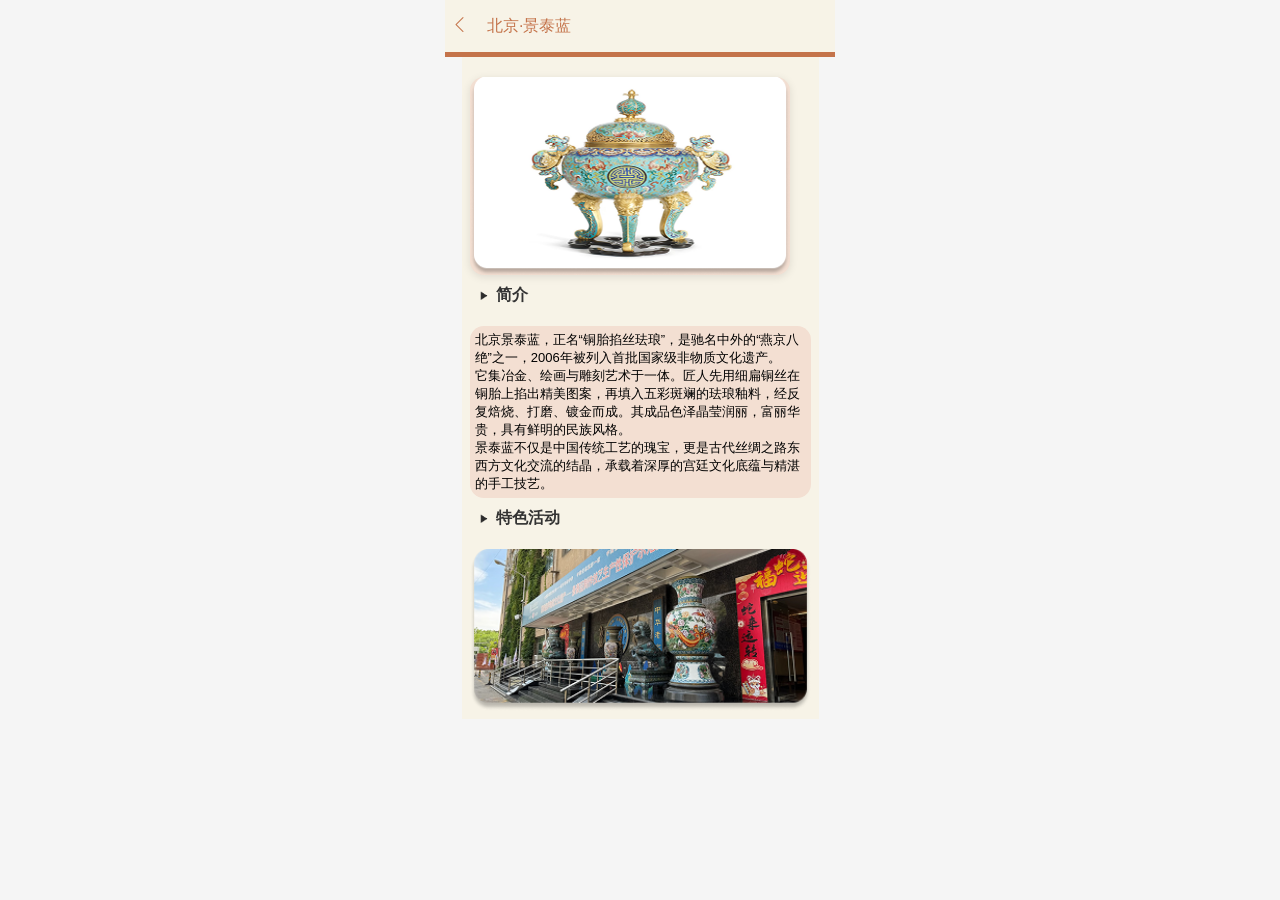
<file: 北京景泰蓝.html>
<!DOCTYPE html>
<html lang="en">
<head>
    <meta charset="UTF-8">
    <meta name="viewport" content="width=device-width, initial-scale=1.0">
    <title>Document</title>
    <style>
         * {
            margin: 0;
            padding: 0;
            box-sizing: border-box;
            font-family: 'PingFang SC', 'Helvetica Neue', Arial, sans-serif;
        }
        
        body {
            background-color: #f5f5f5;
            max-width: 390px;
            margin: 0 auto;
            min-height: 100vh;
            font-size: 13px;
        }

        .header {
            display: flex;
            align-items: center;
            padding: 12px 2px;
            background-color: #F7F3E7;
            position: sticky;
            top: 0;
            z-index: 100;
            border-bottom: 5px solid #C4734A;
            color: #C4734A;
            justify-content: flex-start;
            gap: 15px;
        }

        .title {
            font-size: 16px;
            font-weight: normal;
            color: #C4734A;
        }

        .ticket-list {
            padding: 8px;
            padding-top: 20px;
            display: flex;
            flex-direction: column;
            justify-content: flex-start;
            align-content: flex-start;
            width: 357px;
            margin: auto;
            background-color: #F7F3E7;
            gap: 10px;
        }

        .category {
            width: 320px;
            height: 198px;
            background-color: #F3DFD2;
            border-radius: 14px;
            display: flex;
            flex-direction: row;
            align-items: center;
            /* overflow: hidden; */
            box-shadow: 0 2px 8px rgba(0,0,0,0.1);
            position: relative;
        }

        .middletext {
            display: flex;
            align-items: center;
            gap: 8px;
            color: #333;
            font-weight: bold;
            font-size: 16px;
            width: 100%;
            margin: 0px 0px 10px 10px;
        }

        .description
        {
            background-color:#F3DFD2 ;
            border-radius: 14px;
            padding: 5px;
        }
    </style>
</head>
<body>
    <div class="header">
        <a href="非遗文化.html"><img src="image/箭头.png" alt="" style="width: 25px;height: 25px;"></a>
        <h1 class="title">北京·景泰蓝</h1>
    </div>
    <div class="ticket-list">
         <div class="category">
            <img src="imagecluture/非遗文化/景泰蓝/IMG_5284 1.png" alt="jiudian" style="width: 320px;height:198px;object-fit: cover;">
            <div class="ticket-title"></div>
        </div>
        <div class="middletext">
            <img src="image/三角形.png" alt="triangle" style="width: 8px;height: 9px;">
            简介
        </div>
        <p class="description">
            北京景泰蓝，正名“铜胎掐丝珐琅”，是驰名中外的“燕京八绝”之一，2006年被列入首批国家级非物质文化遗产。<br>
            它集冶金、绘画与雕刻艺术于一体。匠人先用细扁铜丝在铜胎上掐出精美图案，再填入五彩斑斓的珐琅釉料，经反复焙烧、打磨、镀金而成。其成品色泽晶莹润丽，富丽华贵，具有鲜明的民族风格。<br>
            景泰蓝不仅是中国传统工艺的瑰宝，更是古代丝绸之路东西方文化交流的结晶，承载着深厚的宫廷文化底蕴与精湛的手工技艺。
        </p>
        <div class="middletext">
            <img src="image/三角形.png" alt="triangle" style="width: 8px;height: 9px;">
            特色活动
        </div>
        <img src="imagecluture/非遗文化/景泰蓝/IMG_5287 1.png" alt="">
    </div>
    
</body>
</html>
</file>
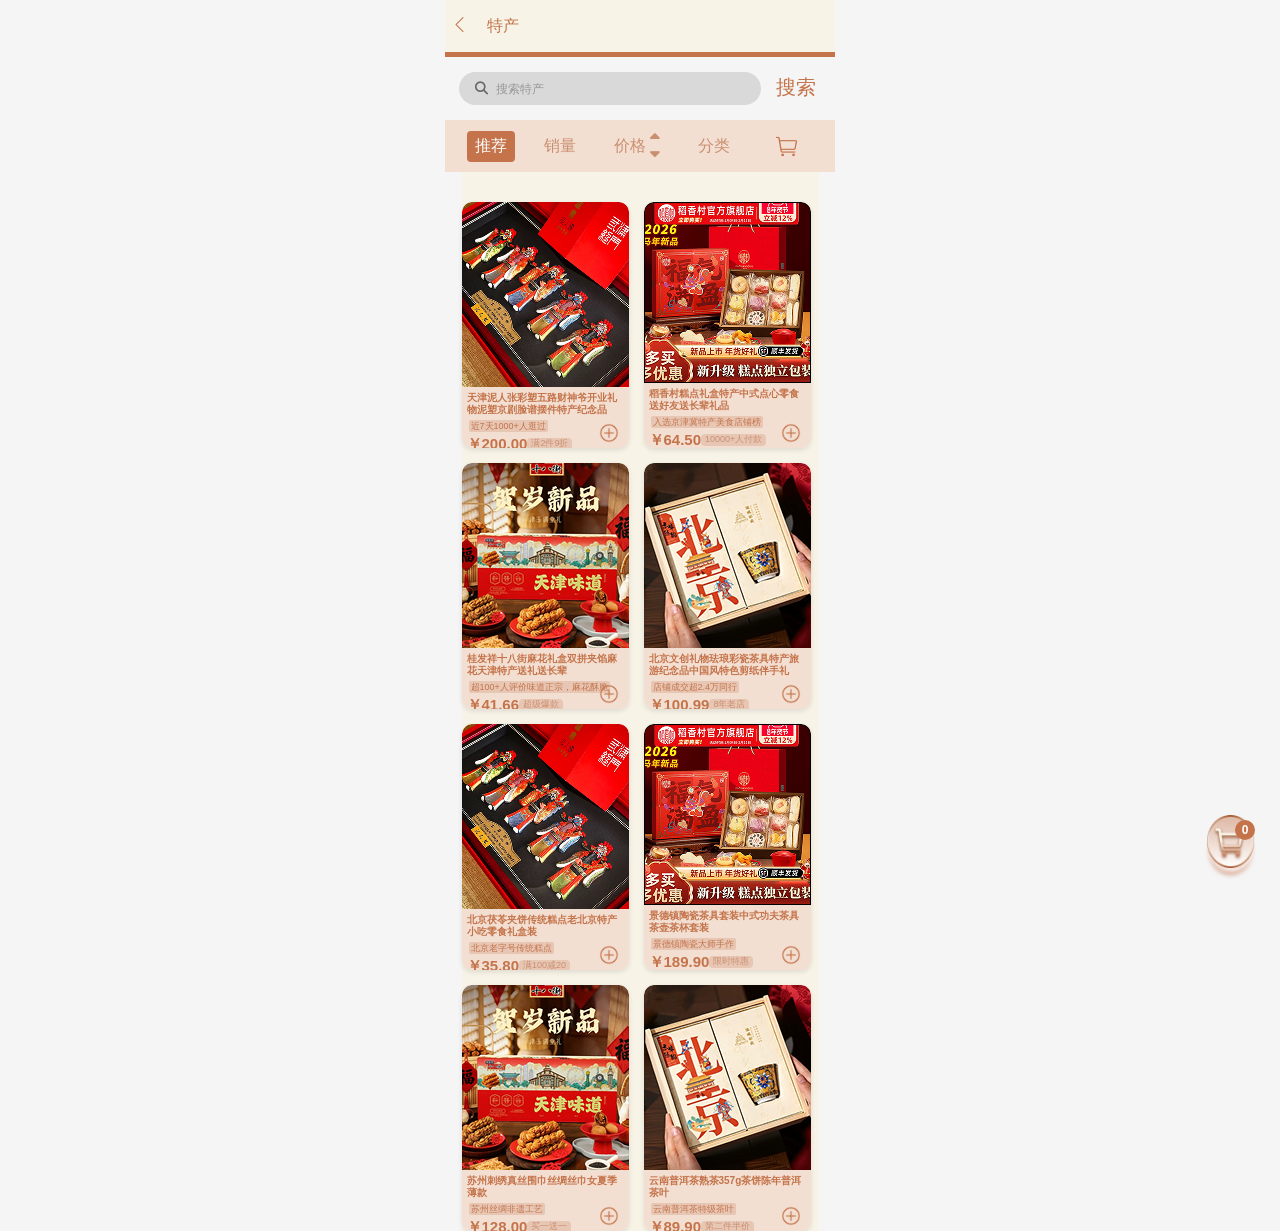
<file: 特产商城.html>
<!DOCTYPE html>
<html lang="zh-CN">
<head>
    <meta charset="UTF-8">
    <meta name="viewport" content="width=device-width, initial-scale=1.0">
    <title>特产商城</title>
    <link rel="stylesheet" href="https://cdnjs.cloudflare.com/ajax/libs/font-awesome/6.4.0/css/all.min.css">
    <style>
        * {
            margin: 0;
            padding: 0;
            box-sizing: border-box;
            font-family: 'PingFang SC', 'Helvetica Neue', Arial, sans-serif;
        }
        
        body {
            background-color: #f5f5f5;
            max-width: 390px;
            margin: 0 auto;
            min-height: 100vh;
            font-size: 13px;
            display: flex;
            flex-direction: column;
            justify-content: flex-start;
            align-items: center;
            gap: 15px;
        }

        .header {
            width: 100%;
            display: flex;
            align-items: center;
            padding: 12px 2px;
            background-color: #F7F3E7;
            position: sticky;
            top: 0;
            z-index: 100;
            border-bottom: 5px solid #C4734A;
            color: #C4734A;
            justify-content: flex-start;
            gap: 15px;
        }

        .title {
            font-size: 16px;
            font-weight: normal;
            color: #C4734A;
        }

        .search {
            display: flex;
            flex-direction: row;
            gap: 15px;
            align-content: center;
        }

        .search-container {
            display: flex;
            align-items: center;
            background: #D9D9D9;
            border-radius: 20px;
            padding: 8px 16px;
            width: 302px;
            height: 33px;
        }
        
        .search-icon {
            color: #666;
            font-size: 13px;
            margin-right: 8px;
        }
        
        .search-input {
            border: none;
            background: transparent;
            font-size: 12px;
            outline: none;
            color: #333;
            padding: 5px 0;
            flex: 1;
        }
        
        .search-input::placeholder {
            color: #888;
            opacity: 0.8;
        }
        
        .status {
            background-color: #F3DFD2;
            display: flex;
            flex-direction: row;
            width: 100%;
            justify-content: space-evenly;
            height: 52px;
            align-items: center;
            color: #CA8F71;
            font-size: 1.2em;
        }
        
        .status-item {
            cursor: pointer;
            padding: 5px 8px;
            border-radius: 4px;
            transition: all 0.3s ease;
            display: flex;
            align-items: center;
            gap: 3px;
        }
        
        .status-item.active {
            background-color: #C4734A;
            color: white;
        }
        
        .status-item:hover {
            background-color: #E7C6B4;
        }
        
        .price {
            display: flex;
            flex-direction: row;
            align-items: center;
            gap: 3px;
        }
        
        .price-arrow {
            display: flex;
            flex-direction: column;
            align-items: center;
            justify-content: center;
            width: 12px;
            height: 12px;
        }
        
        .price-arrow.up {
            color: #C4734A;
        }
        
        .price-arrow.down {
            color: #888;
        }
        
        .main {
            display: flex;
            flex-direction: column;
            width: 100%;
            position: relative;
        }

        .list {
            display: flex;
            flex-direction: row;
            gap: 15px;
            width: 357px;
            margin: auto;
            padding-top: 30px;
            background-color: #F7F3E7;
            flex-wrap: wrap;
            min-height: 500px;
        }

        .item {
            display: flex;
            flex-direction: column;
            width: 167px;
            height: 246px;
            font-size: 10px;
            line-height: 1;
            position: relative;
            border-radius: 10px;
            overflow: hidden;
            box-shadow: 0 2px 5px rgba(0,0,0,0.1);
            transition: transform 0.3s ease;
        }
        
        .item:hover {
            transform: translateY(-3px);
        }
        
        .item-img {
            width: 167px;
            height: 185px;
            object-fit: cover;
        }
        
        .first {
            background-color: #F3DFD2;
            color: #C4734A;
            padding: 5px;
            display: flex;
            flex-direction: column;
            gap: 1px;
            flex: 1;
        }
        
        .item-title {
            font-weight: bold;
            margin-bottom: 3px;
            overflow: hidden;
            text-overflow: ellipsis;
            display: -webkit-box;
            -webkit-box-orient: vertical;
            line-height: 1.2;
        }
        
        .up {
            background-color: #E7C6B4;
            height: 12px;
            border-radius: 2px;
            font-size: 9px;
            padding: 2px;
            margin-left: 2px;
            display: inline-flex;
            align-items: center;
            width: fit-content;
            margin-bottom: 3px;
        }

        .second {
            display: flex;
            flex-direction: row;
            align-items: center;
            justify-items: flex-start;
        }
        
        .expence {
            font-size: 15px;
            font-weight: bold;
            color: #C4734A;
        }

        .down {
            height: 12px;
            font-size: 9px;
            background-color: #E7C6B4;
            color: #CA8F71;
            padding: 2px 4px;
            border-radius: 4px;
            display: flex;
            align-items: center;
        }

        .plus {
            position: absolute;
            bottom: 5px;
            right: 10px;
            width: 20px;
            height: 20px;
            cursor: pointer;
            transition: transform 0.2s ease;
        }
        
        .plus:hover {
            transform: scale(1.2);
        }
        
        .plus.added {
            content: url('data:image/svg+xml;utf8,<svg xmlns="http://www.w3.org/2000/svg" viewBox="0 0 24 24" fill="%23C4734A"><path d="M9 16.17L4.83 12l-1.42 1.41L9 19 21 7l-1.41-1.41z"/></svg>');
        }

        .trolley {
            position: fixed;
            bottom: 20px;
            right: 20px;
            width: 58px;
            height: 65px;
            cursor: pointer;
            transition: transform 0.3s ease;
            z-index: 1000;
        }
        
        .trolley:hover {
            transform: scale(1.1);
        }
        
        .cart-count {
            position: absolute;
            top: 5px;
            right: 5px;
            background-color: #C4734A;
            color: white;
            border-radius: 50%;
            width: 20px;
            height: 20px;
            display: flex;
            align-items: center;
            justify-content: center;
            font-size: 12px;
            font-weight: bold;
        }
        
        .sort-options {
            display: none;
            position: absolute;
            top: 52px;
            left: 0;
            background-color: white;
            width: 100%;
            box-shadow: 0 4px 8px rgba(0,0,0,0.1);
            z-index: 99;
            border-radius: 0 0 8px 8px;
            overflow: hidden;
        }
        
        .sort-options.active {
            display: block;
        }
        
        .sort-option {
            padding: 12px 20px;
            border-bottom: 1px solid #eee;
            cursor: pointer;
            transition: background-color 0.2s;
        }
        
        .sort-option:hover {
            background-color: #F7F3E7;
        }
        
        .sort-option.active {
            background-color: #F3DFD2;
            color: #C4734A;
            font-weight: bold;
        }
        
        .category-filter {
            display: none;
            position: absolute;
            top: 52px;
            left: 0;
            background-color: white;
            width: 100%;
            box-shadow: 0 4px 8px rgba(0,0,0,0.1);
            z-index: 99;
            border-radius: 0 0 8px 8px;
            overflow: hidden;
            padding: 10px;
        }
        
        .category-filter.active {
            display: block;
        }
        
        .category-title {
            font-weight: bold;
            margin-bottom: 8px;
            color: #C4734A;
        }
        
        .category-options {
            display: flex;
            flex-wrap: wrap;
            gap: 8px;
        }
        
        .category-option {
            padding: 6px 12px;
            background-color: #F3DFD2;
            border-radius: 15px;
            cursor: pointer;
            font-size: 12px;
            transition: all 0.3s ease;
        }
        
        .category-option:hover, .category-option.active {
            background-color: #C4734A;
            color: white;
        }
        
        .no-results {
            width: 100%;
            text-align: center;
            padding: 40px 20px;
            color: #888;
            font-size: 14px;
        }
        
        .cart-modal {
            display: none;
            position: fixed;
            top: 0;
            left: 0;
            width: 100%;
            height: 100%;
            background-color: rgba(0,0,0,0.5);
            z-index: 1001;
            justify-content: center;
            align-items: center;
        }
        
        .cart-content {
            background-color: white;
            width: 90%;
            max-width: 350px;
            max-height: 80%;
            overflow-y: auto;
            border-radius: 10px;
            padding: 20px;
            box-shadow: 0 5px 15px rgba(0,0,0,0.2);
        }
        
        .cart-header {
            display: flex;
            justify-content: space-between;
            align-items: center;
            margin-bottom: 20px;
            padding-bottom: 10px;
            border-bottom: 1px solid #eee;
        }
        
        .cart-title {
            font-size: 18px;
            color: #C4734A;
        }
        
        .close-cart {
            cursor: pointer;
            font-size: 24px;
            color: #888;
        }
        
        .cart-item {
            display: flex;
            align-items: center;
            padding: 10px 0;
            border-bottom: 1px solid #f0f0f0;
        }
        
        .cart-item-img {
            width: 50px;
            height: 50px;
            object-fit: cover;
            border-radius: 5px;
            margin-right: 10px;
        }
        
        .cart-item-info {
            flex: 1;
        }
        
        .cart-item-title {
            font-size: 12px;
            font-weight: bold;
            margin-bottom: 5px;
        }
        
        .cart-item-price {
            color: #C4734A;
            font-weight: bold;
        }
        
        .cart-item-controls {
            display: flex;
            align-items: center;
            gap: 8px;
        }
        
        .cart-item-btn {
            width: 24px;
            height: 24px;
            border-radius: 50%;
            background-color: #F3DFD2;
            border: none;
            display: flex;
            align-items: center;
            justify-content: center;
            cursor: pointer;
            font-weight: bold;
            color: #C4734A;
        }
        
        .cart-item-count {
            font-weight: bold;
            min-width: 20px;
            text-align: center;
        }
        
        .cart-total {
            margin-top: 20px;
            padding-top: 10px;
            border-top: 2px solid #C4734A;
            display: flex;
            justify-content: space-between;
            font-weight: bold;
            font-size: 16px;
        }
        
        .cart-empty {
            text-align: center;
            padding: 40px 20px;
            color: #888;
        }
        
        .search-btn {
            cursor: pointer;
            font-size: 1.5em;
            color: #C4734A;
            transition: color 0.3s;
            margin-top: 2px;
            margin-right: 5px;
        }
        
        .search-btn:hover {
            color: #9a5c3a;
        }
    </style>
</head>
<body>
    <div class="header">
        <a href="index.html"><img src="image/箭头.png" alt="返回" style="width: 25px;height: 25px;"></a>
        <h1 class="title">特产</h1>
    </div>
    <div class="search">
        <div class="search-container">
            <i class="fas fa-search search-icon"></i>
            <input type="text" class="search-input" id="searchInput" placeholder="搜索特产">
        </div>
        <p class="search-btn" id="searchBtn">搜索</p>
    </div>
    <div class="main">
        <div class="status">
            <div class="status-item" id="recommendBtn">推荐</div>
            <div class="status-item" id="salesBtn">销量</div>
            <div class="status-item" id="priceBtn">
                <div class="price">价格</div>
                <div class="price-arrow" id="priceArrow">
                    <i class="fas fa-caret-up"></i>
                    <i class="fas fa-caret-down"></i>
                </div>
            </div>
            <div class="status-item" id="categoryBtn">分类</div>
            <div class="status-item" id="cartBtn">
                <img src="imageshop/购物车-图标2 (1) 1.png" alt="购物车" style="width: 38px;height: 23px;">
            </div>
        </div>
        
        <div class="sort-options" id="sortOptions">
            <div class="sort-option" data-sort="price-asc">价格从低到高</div>
            <div class="sort-option" data-sort="price-desc">价格从高到低</div>
            <div class="sort-option" data-sort="sales">按销量排序</div>
            <div class="sort-option" data-sort="recommend">按推荐排序</div>
        </div>
        
        <div class="category-filter" id="categoryFilter">
            <div class="category-title">选择特产分类</div>
            <div class="category-options">
                <div class="category-option" data-category="all">全部</div>
                <div class="category-option" data-category="food">食品特产</div>
                <div class="category-option" data-category="handicraft">手工艺品</div>
                <div class="category-option" data-category="gift">礼品礼盒</div>
                <div class="category-option" data-category="tea">茶叶茶具</div>
            </div>
        </div>
        
        <div class="list" id="productList">
            <!-- 产品将通过JavaScript动态生成 -->
        </div>
        
        <div class="trolley" id="trolleyBtn">
            <img src="imageshop/Group 137.png" alt="购物车" style="width: 58px;height: 65px;">
            <div class="cart-count" id="cartCount">0</div>
        </div>
        
        <div class="cart-modal" id="cartModal">
            <div class="cart-content">
                <div class="cart-header">
                    <h2 class="cart-title">购物车</h2>
                    <div class="close-cart" id="closeCart">&times;</div>
                </div>
                <div id="cartItems">
                    <!-- 购物车内容将通过JavaScript动态生成 -->
                </div>
                <div class="cart-total">
                    <span>总计:</span>
                    <span id="cartTotal">￥0.00</span>
                </div>
            </div>
        </div>
    </div>

    <script>
        // 产品数据
        const products = [
            {
                id: 1,
                name: "天津泥人张彩塑五路财神爷开业礼物泥塑京剧脸谱摆件特产纪念品",
                price: 200,
                originalPrice: 240,
                sales: 1500,
                visits: 1000,
                tag: "近7天1000+人逛过",
                category: "handicraft",
                image: "imageshop/Rectangle 21.png",
                discount: "满2件9折",
                isRecommended: true
            },
            {
                id: 2,
                name: "稻香村糕点礼盒特产中式点心零食送好友送长辈礼品",
                price: 64.5,
                originalPrice: 80,
                sales: 3200,
                visits: 2400,
                tag: "入选京津冀特产美食店铺榜",
                category: "food",
                image: "imageshop/Rectangle 211.png",
                discount: "10000+人付款",
                isRecommended: true
            },
            {
                id: 3,
                name: "桂发祥十八街麻花礼盒双拼夹馅麻花天津特产送礼送长辈",
                price: 41.66,
                originalPrice: 50,
                sales: 5800,
                visits: 4200,
                tag: "超100+人评价味道正宗，麻花酥脆",
                category: "food",
                image: "imageshop/Rectangle 21 (1).png",
                discount: "超级爆款",
                isRecommended: false
            },
            {
                id: 4,
                name: "北京文创礼物珐琅彩瓷茶具特产旅游纪念品中国风特色剪纸伴手礼",
                price: 100.99,
                originalPrice: 120,
                sales: 800,
                visits: 1200,
                tag: "店铺成交超2.4万同行",
                category: "gift",
                image: "imageshop/Rectangle 21 (2).png",
                discount: "8年老店",
                isRecommended: false
            },
            {
                id: 5,
                name: "北京茯苓夹饼传统糕点老北京特产小吃零食礼盒装",
                price: 35.8,
                originalPrice: 45,
                sales: 2800,
                visits: 1900,
                tag: "北京老字号传统糕点",
                category: "food",
                image: "imageshop/Rectangle 21.png",
                discount: "满100减20",
                isRecommended: true
            },
            {
                id: 6,
                name: "景德镇陶瓷茶具套装中式功夫茶具茶壶茶杯套装",
                price: 189.9,
                originalPrice: 220,
                sales: 650,
                visits: 1100,
                tag: "景德镇陶瓷大师手作",
                category: "tea",
                image: "imageshop/Rectangle 211.png",
                discount: "限时特惠",
                isRecommended: false
            },
            {
                id: 7,
                name: "苏州刺绣真丝围巾丝绸丝巾女夏季薄款",
                price: 128,
                originalPrice: 168,
                sales: 1200,
                visits: 1800,
                tag: "苏州丝绸非遗工艺",
                category: "handicraft",
                image: "imageshop/Rectangle 21 (1).png",
                discount: "买一送一",
                isRecommended: true
            },
            {
                id: 8,
                name: "云南普洱茶熟茶357g茶饼陈年普洱茶叶",
                price: 89.9,
                originalPrice: 120,
                sales: 2100,
                visits: 2600,
                tag: "云南普洱茶特级茶叶",
                category: "tea",
                image: "imageshop/Rectangle 21 (2).png",
                discount: "第二件半价",
                isRecommended: true
            }
        ];

        // 购物车数据
        let cart = JSON.parse(localStorage.getItem('shoppingCart')) || [];
        let currentSort = 'recommend'; // 当前排序方式
        let currentCategory = 'all'; // 当前分类
        let priceOrder = 'asc'; // 价格排序顺序：asc升序，desc降序
        let filteredProducts = [...products]; // 当前显示的产品列表
        
        // 初始化页面
        document.addEventListener('DOMContentLoaded', function() {
            renderProducts();
            updateCartCount();
            
            // 搜索功能
            document.getElementById('searchBtn').addEventListener('click', handleSearch);
            document.getElementById('searchInput').addEventListener('keypress', function(e) {
                if (e.key === 'Enter') {
                    handleSearch();
                }
            });
            
            // 状态栏按钮事件
            document.getElementById('recommendBtn').addEventListener('click', function() {
                setActiveStatus('recommendBtn');
                hideAllFilters();
                currentSort = 'recommend';
                sortProducts();
            });
            
            document.getElementById('salesBtn').addEventListener('click', function() {
                setActiveStatus('salesBtn');
                hideAllFilters();
                currentSort = 'sales';
                sortProducts();
            });
            
            document.getElementById('priceBtn').addEventListener('click', function() {
                setActiveStatus('priceBtn');
                togglePriceSort();
                document.getElementById('sortOptions').classList.toggle('active');
                document.getElementById('categoryFilter').classList.remove('active');
            });
            
            document.getElementById('categoryBtn').addEventListener('click', function() {
                setActiveStatus('categoryBtn');
                document.getElementById('categoryFilter').classList.toggle('active');
                document.getElementById('sortOptions').classList.remove('active');
            });
            
            document.getElementById('cartBtn').addEventListener('click', function() {
                setActiveStatus('cartBtn');
                hideAllFilters();
                showCart();
            });
            
            // 排序选项点击事件
            document.querySelectorAll('.sort-option').forEach(option => {
                option.addEventListener('click', function() {
                    const sortType = this.getAttribute('data-sort');
                    
                    // 更新排序选项的激活状态
                    document.querySelectorAll('.sort-option').forEach(opt => {
                        opt.classList.remove('active');
                    });
                    this.classList.add('active');
                    
                    // 处理排序
                    if (sortType.startsWith('price-')) {
                        currentSort = 'price';
                        priceOrder = sortType.split('-')[1];
                        updatePriceArrow();
                    } else {
                        currentSort = sortType;
                    }
                    
                    sortProducts();
                    document.getElementById('sortOptions').classList.remove('active');
                });
            });
            
            // 分类选项点击事件
            document.querySelectorAll('.category-option').forEach(option => {
                option.addEventListener('click', function() {
                    const category = this.getAttribute('data-category');
                    
                    // 更新分类选项的激活状态
                    document.querySelectorAll('.category-option').forEach(opt => {
                        opt.classList.remove('active');
                    });
                    this.classList.add('active');
                    
                    // 过滤产品
                    currentCategory = category;
                    filterProductsByCategory();
                    document.getElementById('categoryFilter').classList.remove('active');
                });
            });
            
            // 购物车相关事件
            document.getElementById('trolleyBtn').addEventListener('click', showCart);
            document.getElementById('closeCart').addEventListener('click', hideCart);
            document.getElementById('cartModal').addEventListener('click', function(e) {
                if (e.target === this) {
                    hideCart();
                }
            });
            
            // 默认激活"推荐"状态
            setActiveStatus('recommendBtn');
        });
        
        // 设置激活的状态按钮
        function setActiveStatus(activeId) {
            // 移除所有状态按钮的激活类
            document.querySelectorAll('.status-item').forEach(item => {
                item.classList.remove('active');
            });
            
            // 为当前激活的按钮添加激活类
            document.getElementById(activeId).classList.add('active');
        }
        
        // 隐藏所有筛选器
        function hideAllFilters() {
            document.getElementById('sortOptions').classList.remove('active');
            document.getElementById('categoryFilter').classList.remove('active');
        }
        
        // 切换价格排序顺序
        function togglePriceSort() {
            if (currentSort === 'price') {
                priceOrder = priceOrder === 'asc' ? 'desc' : 'asc';
            } else {
                currentSort = 'price';
                priceOrder = 'asc';
            }
            
            updatePriceArrow();
            sortProducts();
        }
        
        // 更新价格箭头显示
        function updatePriceArrow() {
            const arrowIcons = document.querySelectorAll('#priceArrow i');
            
            if (priceOrder === 'asc') {
                arrowIcons[0].classList.add('up');
                arrowIcons[1].classList.remove('down');
            } else {
                arrowIcons[0].classList.remove('up');
                arrowIcons[1].classList.add('down');
            }
        }
        
        // 排序产品
        function sortProducts() {
            let sortedProducts = [...filteredProducts];
            
            switch(currentSort) {
                case 'price':
                    sortedProducts.sort((a, b) => {
                        return priceOrder === 'asc' ? a.price - b.price : b.price - a.price;
                    });
                    break;
                    
                case 'sales':
                    sortedProducts.sort((a, b) => b.sales - a.sales);
                    break;
                    
                case 'recommend':
                default:
                    sortedProducts.sort((a, b) => {
                        // 先按是否推荐排序，再按销量排序
                        if (a.isRecommended && !b.isRecommended) return -1;
                        if (!a.isRecommended && b.isRecommended) return 1;
                        return b.sales - a.sales;
                    });
                    break;
            }
            
            filteredProducts = sortedProducts;
            renderProducts();
        }
        
        // 按分类过滤产品
        function filterProductsByCategory() {
            if (currentCategory === 'all') {
                filteredProducts = [...products];
            } else {
                filteredProducts = products.filter(product => product.category === currentCategory);
            }
            
            sortProducts();
        }
        
        // 处理搜索
        function handleSearch() {
            const searchTerm = document.getElementById('searchInput').value.trim().toLowerCase();
            
            if (searchTerm === '') {
                filteredProducts = [...products];
            } else {
                filteredProducts = products.filter(product => 
                    product.name.toLowerCase().includes(searchTerm)
                );
            }
            
            // 如果搜索后没有结果，显示提示
            if (filteredProducts.length === 0) {
                document.getElementById('productList').innerHTML = `
                    <div class="no-results">
                        没有找到"${searchTerm}"相关的特产
                    </div>
                `;
            } else {
                sortProducts();
            }
        }
        
        // 渲染产品列表
        function renderProducts() {
            const productList = document.getElementById('productList');
            
            if (filteredProducts.length === 0) {
                productList.innerHTML = `
                    <div class="no-results">
                        没有可显示的特产
                    </div>
                `;
                return;
            }
            
            productList.innerHTML = filteredProducts.map(product => {
                const isInCart = cart.some(item => item.id === product.id);
                const cartItem = cart.find(item => item.id === product.id);
                const itemCount = cartItem ? cartItem.quantity : 0;
                
                return `
                    <div class="item" data-id="${product.id}">
                        <img src="${product.image}" alt="${product.name}" class="item-img">
                        <div class="first">
                            <p class="item-title">${product.name}</p>
                            <p class="up">${product.tag}</p>
                            <div class="second">
                                <div class="expence">￥${product.price.toFixed(2)}</div>
                                <p class="down">${product.discount}</p>
                            </div>
                        </div>
                        <img src="imageshop/加号.png" alt="加入购物车" class="plus ${isInCart ? 'added' : ''}" 
                             data-id="${product.id}" onclick="addToCart(${product.id})">
                        ${itemCount > 0 ? `<div style="position: absolute; top: 5px; right: 5px; background: #C4734A; color: white; border-radius: 50%; width: 20px; height: 20px; display: flex; align-items: center; justify-content: center; font-size: 12px;">${itemCount}</div>` : ''}
                    </div>
                `;
            }).join('');
        }
        
        // 添加到购物车
        function addToCart(productId) {
            const product = products.find(p => p.id === productId);
            if (!product) return;
            
            const existingItemIndex = cart.findIndex(item => item.id === productId);
            
            if (existingItemIndex >= 0) {
                // 如果商品已在购物车中，增加数量
                cart[existingItemIndex].quantity += 1;
            } else {
                // 否则添加新商品
                cart.push({
                    id: product.id,
                    name: product.name,
                    price: product.price,
                    image: product.image,
                    quantity: 1
                });
            }
            
            // 保存到本地存储
            localStorage.setItem('shoppingCart', JSON.stringify(cart));
            
            // 更新UI
            updateCartCount();
            renderProducts();
            
            // 显示添加成功提示
            showToast(`${product.name} 已添加到购物车`);
        }
        
        // 更新购物车中的商品数量
        function updateCartItem(productId, change) {
            const itemIndex = cart.findIndex(item => item.id === productId);
            
            if (itemIndex >= 0) {
                cart[itemIndex].quantity += change;
                
                // 如果数量为0，从购物车中移除
                if (cart[itemIndex].quantity <= 0) {
                    cart.splice(itemIndex, 1);
                }
                
                // 保存到本地存储
                localStorage.setItem('shoppingCart', JSON.stringify(cart));
                
                // 更新UI
                updateCartCount();
                renderCart();
                renderProducts();
            }
        }
        
        // 从购物车中移除商品
        function removeFromCart(productId) {
            cart = cart.filter(item => item.id !== productId);
            
            // 保存到本地存储
            localStorage.setItem('shoppingCart', JSON.stringify(cart));
            
            // 更新UI
            updateCartCount();
            renderCart();
            renderProducts();
        }
        
        // 更新购物车数量显示
        function updateCartCount() {
            const totalItems = cart.reduce((total, item) => total + item.quantity, 0);
            document.getElementById('cartCount').textContent = totalItems;
        }
        
        // 渲染购物车
        function renderCart() {
            const cartItems = document.getElementById('cartItems');
            
            if (cart.length === 0) {
                cartItems.innerHTML = `
                    <div class="cart-empty">
                        购物车是空的，快去添加商品吧！
                    </div>
                `;
                document.getElementById('cartTotal').textContent = '￥0.00';
                return;
            }
            
            let total = 0;
            
            cartItems.innerHTML = cart.map(item => {
                const itemTotal = item.price * item.quantity;
                total += itemTotal;
                
                return `
                    <div class="cart-item">
                        <img src="${item.image}" alt="${item.name}" class="cart-item-img">
                        <div class="cart-item-info">
                            <div class="cart-item-title">${item.name}</div>
                            <div class="cart-item-price">￥${item.price.toFixed(2)}</div>
                        </div>
                        <div class="cart-item-controls">
                            <button class="cart-item-btn" onclick="updateCartItem(${item.id}, -1)">-</button>
                            <span class="cart-item-count">${item.quantity}</span>
                            <button class="cart-item-btn" onclick="updateCartItem(${item.id}, 1)">+</button>
                        </div>
                    </div>
                `;
            }).join('');
            
            document.getElementById('cartTotal').textContent = `￥${total.toFixed(2)}`;
        }
        
        // 显示购物车
        function showCart() {
            renderCart();
            document.getElementById('cartModal').style.display = 'flex';
        }
        
        // 隐藏购物车
        function hideCart() {
            document.getElementById('cartModal').style.display = 'none';
        }
        
        // 显示提示消息
        function showToast(message) {
            // 创建提示元素
            const toast = document.createElement('div');
            toast.textContent = message;
            toast.style.cssText = `
                position: fixed;
                bottom: 100px;
                left: 50%;
                transform: translateX(-50%);
                background-color: #C4734A;
                color: white;
                padding: 10px 20px;
                border-radius: 20px;
                z-index: 10000;
                font-size: 14px;
                box-shadow: 0 4px 8px rgba(0,0,0,0.2);
                animation: fadeInOut 2s ease;
            `;
            
            // 添加到页面
            document.body.appendChild(toast);
            
            // 2秒后移除
            setTimeout(() => {
                toast.remove();
            }, 2000);
            
            // 添加CSS动画
            const style = document.createElement('style');
            style.textContent = `
                @keyframes fadeInOut {
                    0% { opacity: 0; transform: translateX(-50%) translateY(20px); }
                    20% { opacity: 1; transform: translateX(-50%) translateY(0); }
                    80% { opacity: 1; transform: translateX(-50%) translateY(0); }
                    100% { opacity: 0; transform: translateX(-50%) translateY(-20px); }
                }
            `;
            document.head.appendChild(style);
        }
        
        // 使函数在全局可访问
        window.addToCart = addToCart;
        window.updateCartItem = updateCartItem;
        window.removeFromCart = removeFromCart;
    </script>
</body>
</html>
</file>
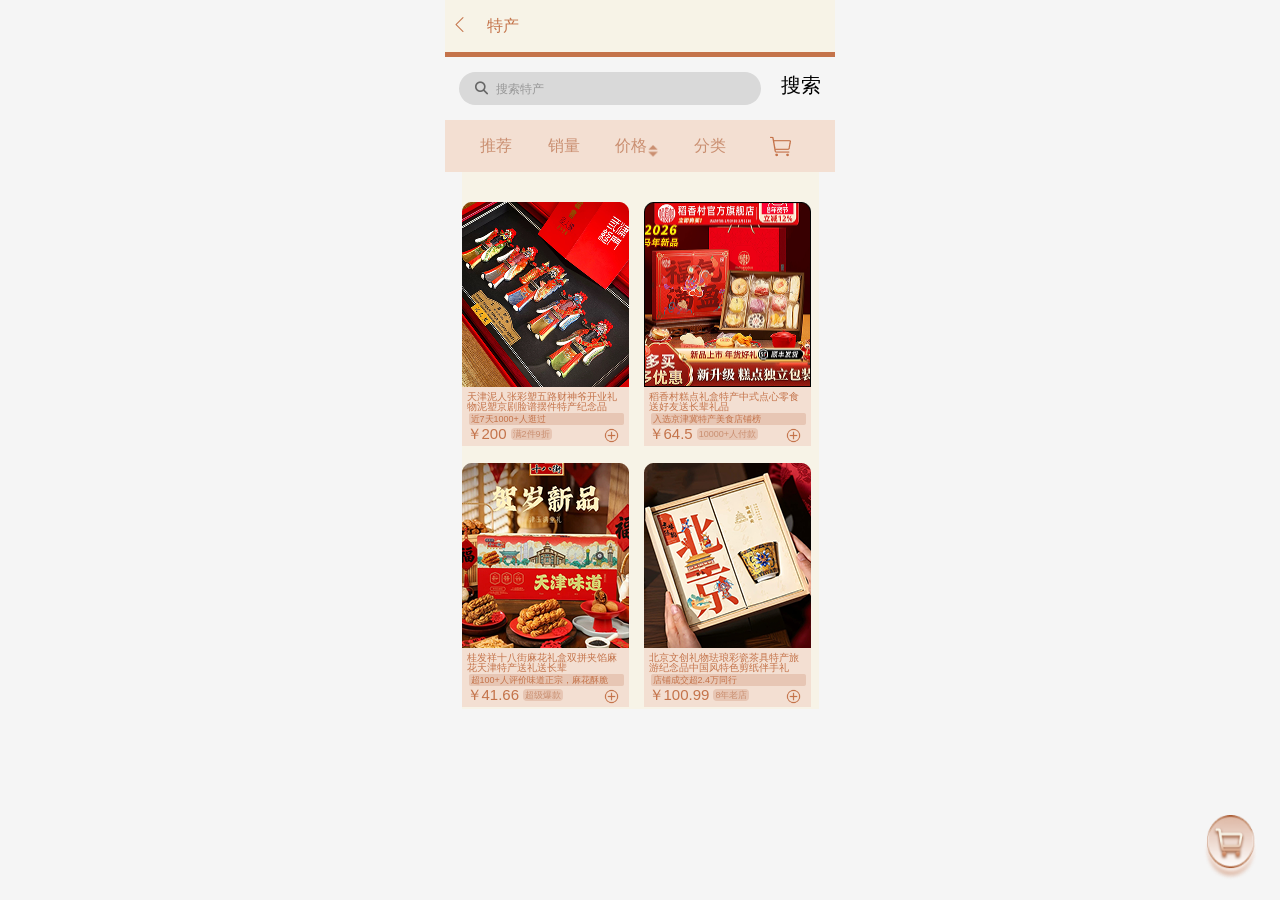
<file: 特产商城1.html>
<!DOCTYPE html>
<html lang="en">
<head>
    <meta charset="UTF-8">
    <meta name="viewport" content="width=device-width, initial-scale=1.0">
    <title>Document</title>
    <link rel="stylesheet" href="https://cdnjs.cloudflare.com/ajax/libs/font-awesome/6.4.0/css/all.min.css">
    <style>
         * {
            margin: 0;
            padding: 0;
            box-sizing: border-box;
            font-family: 'PingFang SC', 'Helvetica Neue', Arial, sans-serif;
        }
        
        body {
            background-color: #f5f5f5;
            max-width: 390px;
            margin: 0 auto;
            min-height: 100vh;
            font-size: 13px;
            display: flex;
            flex-direction: column;
            justify-content: flex-start;
            align-items: center;
            gap: 15px;
            
        }

        .header {
            width: 100%;
            display: flex;
            align-items: center;
            padding: 12px 2px;
            background-color: #F7F3E7;
            position: sticky;
            top: 0;
            z-index: 100;
            border-bottom: 5px solid #C4734A;
            color: #C4734A;
            justify-content: flex-start;
            gap: 15px;
        }

        .title {
            font-size: 16px;
            font-weight: normal;
            color: #C4734A;
        }

        .search
        {
            display: flex;
            flex-direction: row;
            gap: 20px;
            align-content: center;
        }

        .search-container {
            display: flex;
            align-items: center;
            background: #D9D9D9;
            border-radius: 20px;
            padding: 8px 16px;
            width: 302px;
            height: 33px;
        }
        
        .search-icon {
            color: #666;
            font-size: 13px;
            margin-right: 8px;
        }
        
        .search-input {
            border: none;
            background: transparent;
            font-size: 12px;
            outline: none;
            color: #333;
            padding: 5px 0;
            flex: 1;
        }
        
        .search-input::placeholder {
            color: #888;
            opacity: 0.8;
        }
        
        .status
        {
            background-color: #F3DFD2;
            display: flex;
            flex-direction: row;
            width: 100%;
            justify-content: space-evenly;
            height: 52px;
            align-items: center;
            color: #CA8F71;
            font-size: 1.2em;
            
        }

        .price
        {
            display: flex;
            flex-direction: row;
            align-items: flex-end;
        }

        .main
        {
            display: flex;
            flex-direction: column;
            width: 100%;
            position: relative;
        }

        .list {
            display: flex;
            flex-direction: row;
            gap: 15px;
            width: 357px;
            margin: auto;
            padding-top: 30px;
            background-color: #F7F3E7;
            flex-wrap: wrap;
        }

        .item
        {
            display: flex;
            flex-direction: column;
            width: 167px;
            height: 246px;
            font-size: 10px;
            line-height: 1;
            position: relative;
            border-radius: 10px;
        }
        
        .first
        {
            background-color: #F3DFD2;
            color: #C4734A;
            padding: 5px;
            display: flex;
            flex-direction: column;
            gap: 1px;
        }
        
        .up
        {
            background-color: #E7C6B4;
            height: 12px;
            border-radius: 2px;
            font-size: 9px;
            padding: 2px;
            margin-left: 2px;
            display: inline-flex;
        }

        .second
        {
            display: flex;
            flex-direction: row;
            align-items: center;
        }
        
        .expence
        {
            font-size: 15px;
            margin-right: 4px;
        }

        .down
        {
            height: 12px;
            font-size: 9px;
            background-color: #E7C6B4;
            color: #CA8F71;
            padding: 2px;
            border-radius: 4px;
        }

        .plus
        {
            position: absolute;
            bottom: 5px;
            right: 10px;
            width: 15px;
            height: 15px;
        }

        .trolley
        {
            position: fixed;
            bottom: 20px;
            right: 20px;
        }
    </style>
</head>
<body>
    <div class="header">
        <a href="index.html"><img src="image/箭头.png" alt="" style="width: 25px;height: 25px;"></a>
        <h1 class="title">特产</h1>
    </div>
    <div class="search">
        <div class="search-container">
            <i class="fas fa-search search-icon"></i>
            <input type="text" class="search-input" id="searchInput" placeholder="搜索特产">
        </div>
        <p style="font-size: 1.5em;">搜索</p>
    </div>
    <div class="main">
        <div class="status">
            <p>推荐</p>
            <p>销量</p>
            <div class="price">
                <p>价格</p>
                <img src="imagehotel/上下箭头.png" alt="" style="width: 12px;height: 12px;">
            </div>
            <p>分类</p>
            <img src="imagehotel/购物车-图标2 (1) 1.png" alt="" style="width: 38px;height: 23px;">
        </div>
        <div class="list">
            <div class="item">
                <img src="imageshop/Rectangle 21.png" alt="" style="width: 167px;height: 185px;">
                <div class="first">
                    <p>天津泥人张彩塑五路财神爷开业礼物泥塑京剧脸谱摆件特产纪念品</p>
                    <p class="up">
                        近7天1000+人逛过
                    </p>
                    <div class="second">
                        <div class="expence">
                            ￥200
                        </div>
                        <p class="down">
                            满2件9折
                        </p>
                    </div>
                </div>
                <img src="imageshop/加号.png" alt="" class="plus">
            </div>
            <div class="item">
                <img src="imageshop/Rectangle 211.png" alt="" style="width: 167px;height: 185px;">
                <div class="first">
                    <p>稻香村糕点礼盒特产中式点心零食送好友送长辈礼品</p>
                    <p class="up">
                        入选京津冀特产美食店铺榜
                    </p>
                    <div class="second">
                        <div class="expence">
                            ￥64.5
                        </div>
                        <p class="down">
                            10000+人付款
                        </p>
                    </div>
                </div>
                <img src="imageshop/加号.png" alt="" class="plus">
            </div><div class="item">
                <img src="imageshop/Rectangle 21 (1).png" alt="" style="width: 167px;height: 185px;">
                <div class="first">
                    <p>桂发祥十八街麻花礼盒双拼夹馅麻花天津特产送礼送长辈</p>
                    <p class="up">
                        超100+人评价味道正宗，麻花酥脆
                    </p>
                    <div class="second">
                        <div class="expence">
                            ￥41.66
                        </div>
                        <p class="down">
                            超级爆款
                        </p>
                    </div>
                </div>
                <img src="imageshop/加号.png" alt="" class="plus">
            </div><div class="item">
                <img src="imageshop/Rectangle 21 (2).png" alt="" style="width: 167px;height: 185px;">
                <div class="first">
                    <p>北京文创礼物珐琅彩瓷茶具特产旅游纪念品中国风特色剪纸伴手礼</p>
                    <p class="up">
                        店铺成交超2.4万同行
                    </p>
                    <div class="second">
                        <div class="expence">
                            ￥100.99
                        </div>
                        <p class="down">
                            8年老店
                        </p>
                    </div>
                </div>
                <img src="imageshop/加号.png" alt="" class="plus">
            </div>
        </div>
        <img src="imageshop/Group 137.png" alt="" class="trolley" style="width: 58px;height: 65px;">
    </div>
    
</body>
</html>
</file>
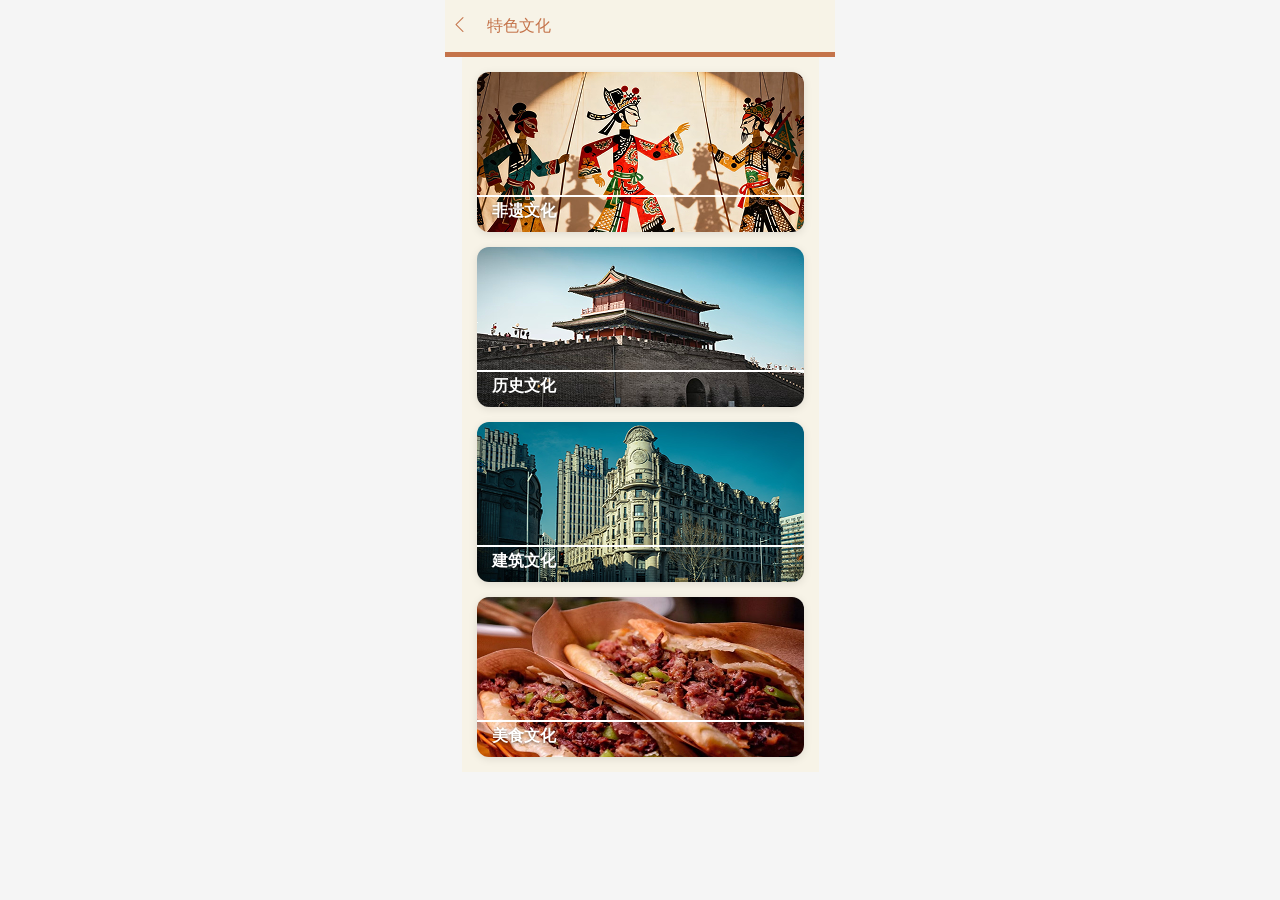
<file: 特色文化.html>
<!DOCTYPE html>
<html lang="en">
<head>
    <meta charset="UTF-8">
    <meta name="viewport" content="width=device-width, initial-scale=1.0">
    <title>Document</title>
    <style>
        * {
            margin: 0;
            padding: 0;
            box-sizing: border-box;
            font-family: 'PingFang SC', 'Helvetica Neue', Arial, sans-serif;
        }
        
        body {
            background-color: #f5f5f5;
            max-width: 390px;
            margin: 0 auto;
            min-height: 100vh;
            font-size: 13px;
        }

        .header {
            display: flex;
            align-items: center;
            padding: 12px 2px;
            background-color: #F7F3E7;
            position: sticky;
            top: 0;
            z-index: 100;
            border-bottom: 5px solid #C4734A;
            color: #C4734A;
            justify-content: flex-start;
            gap: 15px;
        }

        .title {
            font-size: 16px;
            font-weight: normal;
            color: #C4734A;
        }

        .ticket-list {
            padding: 15px;
            display: flex;
            flex-direction: column;
            gap: 15px;
            width: 357px;
            margin: auto;
            background-color: #F7F3E7;
        }
        
     
        .ticket-card {
            border-radius: 12px;
            overflow: hidden;
            box-shadow: 0 2px 8px rgba(0,0,0,0.1);
            position: relative;
            height: 160px;
        }
        
        .ticket-image {
            width: 100%;
            height: 100%;
            object-fit: cover;
        }
        
        .ticket-title {
            position: absolute;
            bottom: 10px;
            left: 15px;
            color: white;
            font-size: 16px;
            font-weight: bold;
            text-shadow: 0 1px 3px rgba(0,0,0,0.5);
        }
        
        .white
        {
            position: absolute;
            bottom: 35px;
            width:100%;
            height: 2px;
            background-color: white;
        }
        /* 底部安全区域 */
        .safe-area {
            height: 20px;
            background-color: #f5f5f5;
        }
    </style>
</head>
<body>
    <div class="header">
        <a href="index.html"><img src="image/箭头.png" alt="" style="width: 25px;height: 25px;"></a>
        <h1 class="title">特色文化</h1>
    </div>
    <div class="ticket-list">
        
        <div class="ticket-card">
            <a href="非遗文化.html" target="_self">
            <img src="imagecluture/IMG_5273 1.png" alt="国家博物馆" class="ticket-image">
            <div class="ticket-title">非遗文化</div>
            <div class="white"></div>
            </a>
        </div>
        
      
        <div class="ticket-card">
            <a href="https://www.yuanmingyuanpark.cn/pw/mmp/202004/t20200430_4402176.html" target="_blank
            ">
            <img src="imagecluture/IMG_5274 1.png" alt="圆明园" class="ticket-image">
            <div class="ticket-title">历史文化</div>
            <div class="white"></div>
            </a>
        </div>
        
       
        <div class="ticket-card">
            <a href="https://ticket.dpm.org.cn/" target="_blank">
            <img src="imagecluture/IMG_5275 1.png" alt="故宫" class="ticket-image">
            <div class="ticket-title">建筑文化</div>
            <div class="white"></div>
            </a>
        </div>
        
      
        <div class="ticket-card">
            <a href="https://tiantanpark.cn/guide_service.html#guide_service2_cont2" target="_blank">
            <img src="imagecluture/IMG_5276 1.png" alt="天坛公园" class="ticket-image">
            <div class="ticket-title">美食文化</div>
            <div class="white"></div>
            </a>
        </div>
    </div>
</body>
</html>
</file>
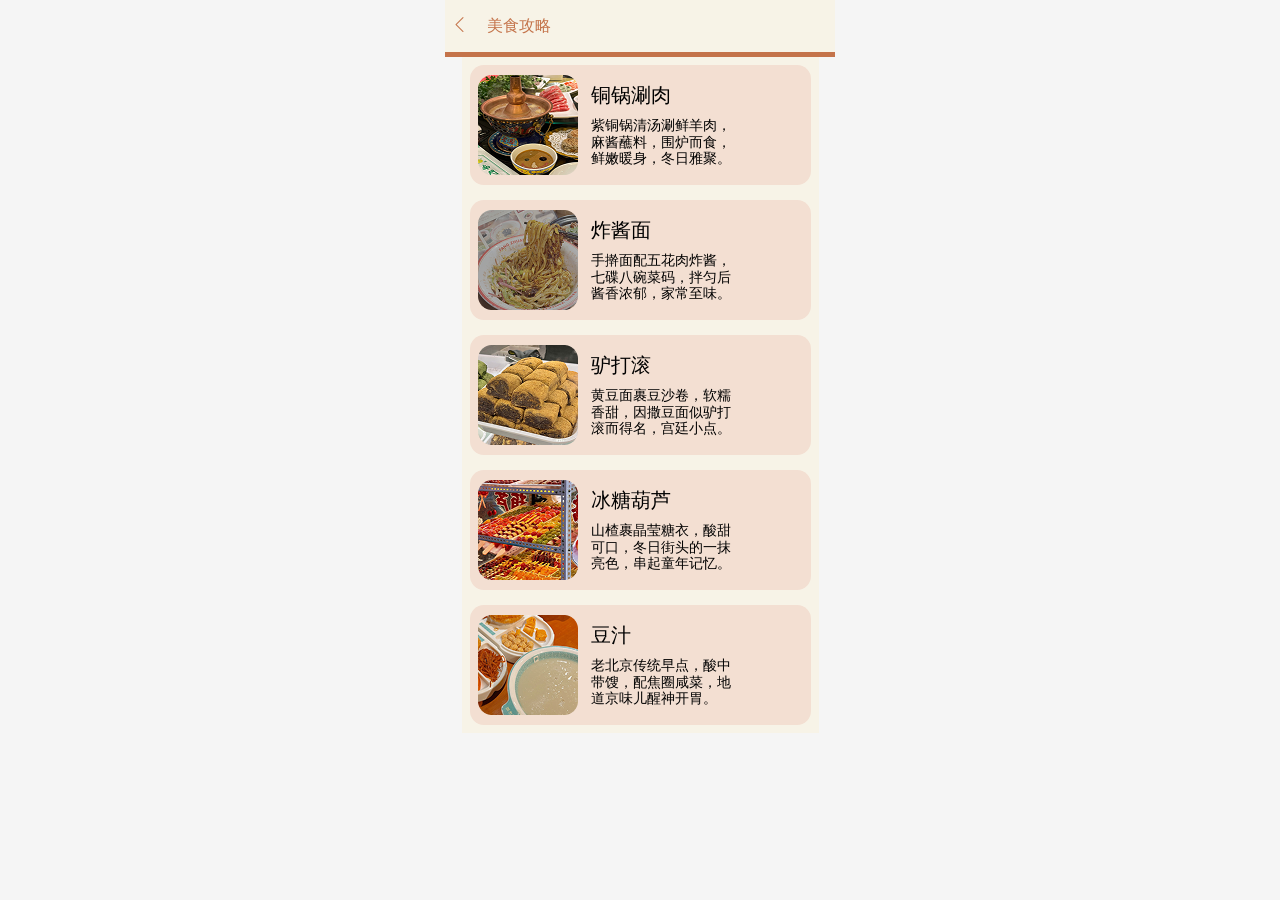
<file: 美食攻略.html>
<!DOCTYPE html>
<html lang="en">
<head>
    <meta charset="UTF-8">
    <meta name="viewport" content="width=device-width, initial-scale=1.0">
    <title>Document</title>
    <style>
         * {
            margin: 0;
            padding: 0;
            box-sizing: border-box;
            font-family: 'PingFang SC', 'Helvetica Neue', Arial, sans-serif;
        }
        
        body {
            background-color: #f5f5f5;
            max-width: 390px;
            margin: 0 auto;
            min-height: 100vh;
            font-size: 13px;
        }

        .header {
            display: flex;
            align-items: center;
            padding: 12px 2px;
            background-color: #F7F3E7;
            position: sticky;
            top: 0;
            z-index: 100;
            border-bottom: 5px solid #C4734A;
            color: #C4734A;
            justify-content: flex-start;
            gap: 15px;
        }
        
        .title {
            font-size: 16px;
            font-weight: normal;
            color: #C4734A;
        }

        .ticket-list {
            padding: 8px;
            display: flex;
            flex-direction: column;
            gap: 15px;
            width: 357px;
            margin: auto;
            background-color: #F7F3E7;
        }
        
        .category {
            width: 100%;
            height: 120px;
            background-color: #F3DFD2;
            border-radius: 14px;
            display: flex;
            flex-direction: row;
            align-items: center;
            padding: 8px;
            gap: 8px;
        }
        
        .text {
            display: flex;
            flex-direction: column;
            justify-content: flex-start;
            gap: 10px;
            margin-left: 5px;
        }

        a
        {
            text-decoration: none;
        }
        
        .big {
            color: #000000;
            font-weight: normal;
            font-size: 20px;
            line-height: 1.2;
        }
        
        .small {
            color: #000000;
            font-size: 14px;
            line-height: 1.2;
            margin-right: 70px;
        }
        
        .safe-area {
            height: 20px;
            background-color: #f5f5f5;
        }
    </style>
</head>
<body>
    <div class="header">
        <a href="index.html"><img src="image/箭头.png" alt="" style="width: 25px;height: 25px;"></a>
        <h1 class="title">美食攻略</h1>
    </div>
    <div class="ticket-list">
        <div class="category">
            <img src="美食image/1771064171509 1.png" alt="jiudian" style="width: 100px;height: 100px;">
            <div class="text">
                <div class="big">铜锅涮肉</div>
                <div class="small">紫铜锅清汤涮鲜羊肉，麻酱蘸料，围炉而食，鲜嫩暖身，冬日雅聚。</div>
            </div>
        </div>
        <div class="category">
            <img src="美食image/1771064152381 1.png" alt="jiudian" style="width: 100px;height: 100px;">
            <div class="text">
                <div class="big">炸酱面</div>
                <div class="small">手擀面配五花肉炸酱，七碟八碗菜码，拌匀后酱香浓郁，家常至味。</div>
            </div>
        </div>
        <div class="category">
            <img src="美食image/1771064127230 2.png" alt="jiudian" style="width: 100px;height: 100px;">
            <div class="text">
                <div class="big">驴打滚</div>
                <div class="small">黄豆面裹豆沙卷，软糯香甜，因撒豆面似驴打滚而得名，宫廷小点。</div>
            </div>
        </div>
        <div class="category">
            <img src="美食image/1771064107625 1.png" alt="jiudian" style="width: 100px;height: 100px;">
            <div class="text">
                <div class="big">冰糖葫芦</div>
                <div class="small">山楂裹晶莹糖衣，酸甜可口，冬日街头的一抹亮色，串起童年记忆。</div>
            </div>
        </div>
        <div class="category">
            <img src="美食image/IMG_5307 1.png" alt="jiudian" style="width: 100px;height: 100px;">
            <div class="text">
                <div class="big">豆汁</div>
                <div class="small">老北京传统早点，酸中带馊，配焦圈咸菜，地道京味儿醒神开胃。</div>
            </div>
        </div>
    </div>

   
    <div class="safe-area"></div>
</body>
</html>
</file>
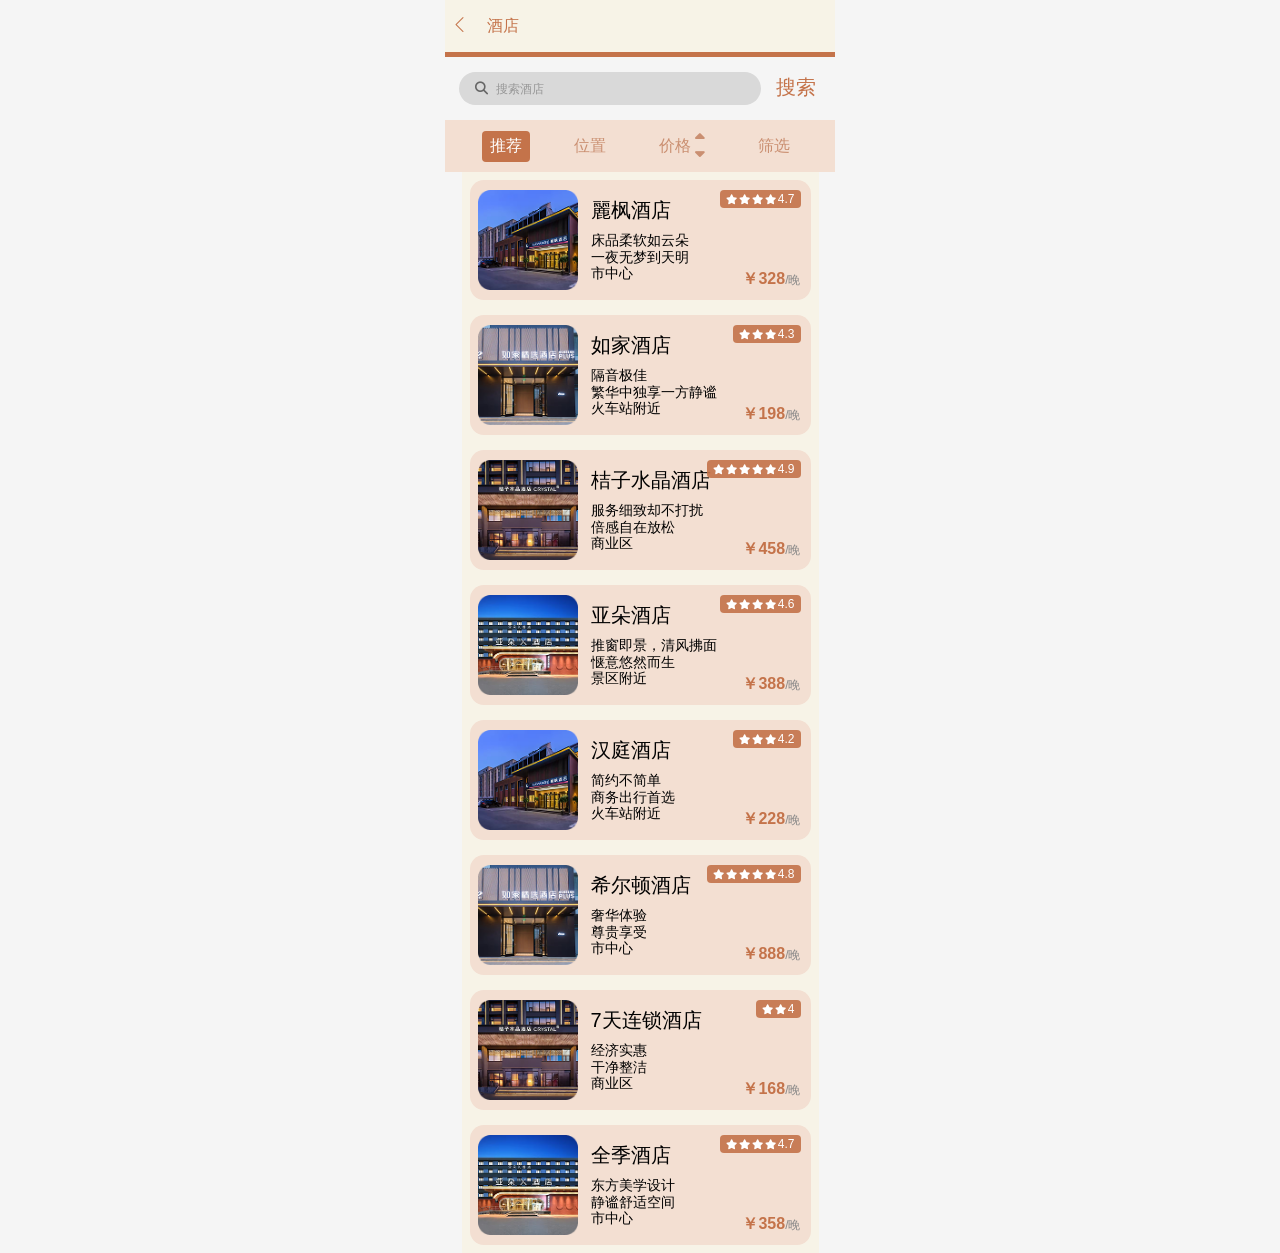
<file: 酒店预订.html>
<!DOCTYPE html>
<html lang="zh-CN">
<head>
    <meta charset="UTF-8">
    <meta name="viewport" content="width=device-width, initial-scale=1.0">
    <title>酒店预订</title>
    <link rel="stylesheet" href="https://cdnjs.cloudflare.com/ajax/libs/font-awesome/6.4.0/css/all.min.css">
    <style>
         * {
            margin: 0;
            padding: 0;
            box-sizing: border-box;
            font-family: 'PingFang SC', 'Helvetica Neue', Arial, sans-serif;
        }
        
        body {
            background-color: #f5f5f5;
            max-width: 390px;
            margin: 0 auto;
            min-height: 100vh;
            font-size: 13px;
            display: flex;
            flex-direction: column;
            justify-content: flex-start;
            align-items: center;
            gap: 15px;
        }

        .header {
            width: 100%;
            display: flex;
            align-items: center;
            padding: 12px 2px;
            background-color: #F7F3E7;
            position: sticky;
            top: 0;
            z-index: 100;
            border-bottom: 5px solid #C4734A;
            color: #C4734A;
            justify-content: flex-start;
            gap: 15px;
        }

        .title {
            font-size: 16px;
            font-weight: normal;
            color: #C4734A;
        }

        .search {
            display: flex;
            flex-direction: row;
            gap: 15px;
            align-content: center;
        }

        .search-container {
            display: flex;
            align-items: center;
            background: #D9D9D9;
            border-radius: 20px;
            padding: 8px 16px;
            width: 302px;
            height: 33px;
        }
        
        .search-icon {
            color: #666;
            font-size: 13px;
            margin-right: 8px;
        }
        
        .search-input {
            border: none;
            background: transparent;
            font-size: 12px;
            outline: none;
            color: #333;
            padding: 5px 0;
            flex: 1;
        }
        
        .search-input::placeholder {
            color: #888;
            opacity: 0.8;
        }
        
        .main {
            display: flex;
            flex-direction: column;
            width: 100%;
        }
        
        .status {
            background-color: #F3DFD2;
            display: flex;
            flex-direction: row;
            width: 100%;
            justify-content: space-evenly;
            height: 52px;
            align-items: center;
            color: #CA8F71;
            font-size: 1.2em;
        }
        
        .status-item {
            cursor: pointer;
            padding: 5px 8px;
            border-radius: 4px;
            transition: all 0.3s ease;
            display: flex;
            align-items: center;
            gap: 3px;
        }
        
        .status-item.active {
            background-color: #C4734A;
            color: white;
        }
        
        .status-item:hover {
            background-color: #E7C6B4;
        }

        .price {
            display: flex;
            flex-direction: row;
            align-items: center;
            gap: 3px;
        }
        
        .price-arrow {
            display: flex;
            flex-direction: column;
            align-items: center;
            justify-content: center;
            width: 12px;
            height: 12px;
        }
        
        .price-arrow.up {
            color: #C4734A;
        }
        
        .price-arrow.down {
            color: #888;
        }
        
        .sort-options {
            display: none;
            position: absolute;
            top: 52px;
            left: 0;
            background-color: white;
            width: 100%;
            box-shadow: 0 4px 8px rgba(0,0,0,0.1);
            z-index: 99;
            border-radius: 0 0 8px 8px;
            overflow: hidden;
        }
        
        .sort-options.active {
            display: block;
        }
        
        .sort-option {
            padding: 12px 20px;
            border-bottom: 1px solid #eee;
            cursor: pointer;
            transition: background-color 0.2s;
        }
        
        .sort-option:hover {
            background-color: #F7F3E7;
        }
        
        .sort-option.active {
            background-color: #F3DFD2;
            color: #C4734A;
            font-weight: bold;
        }
        
        .filter-modal {
            display: none;
            position: fixed;
            top: 0;
            left: 0;
            width: 100%;
            height: 100%;
            background-color: rgba(0,0,0,0.5);
            z-index: 1001;
            justify-content: center;
            align-items: center;
        }
        
        .filter-content {
            background-color: white;
            width: 390px;
            max-width: 350px;
            max-height: 80%;
            overflow-y: auto;
            border-radius: 10px;
            padding: 20px;
            box-shadow: 0 5px 15px rgba(0,0,0,0.2);
        }
        
        .filter-header {
            display: flex;
            justify-content: space-between;
            align-items: center;
            margin-bottom: 20px;
            padding-bottom: 10px;
            border-bottom: 1px solid #eee;
        }
        
        .filter-title {
            font-size: 18px;
            color: #C4734A;
        }
        
        .close-filter {
            cursor: pointer;
            font-size: 24px;
            color: #888;
        }
        
        .filter-section {
            margin-bottom: 20px;
        }
        
        .filter-section-title {
            font-weight: bold;
            margin-bottom: 10px;
            color: #333;
        }
        
        .filter-options {
            display: flex;
            flex-wrap: wrap;
            gap: 8px;
        }
        
        .filter-option {
            padding: 6px 12px;
            background-color: #F3DFD2;
            border-radius: 15px;
            cursor: pointer;
            font-size: 12px;
            transition: all 0.3s ease;
        }
        
        .filter-option:hover, .filter-option.active {
            background-color: #C4734A;
            color: white;
        }
        
        .price-range {
            display: flex;
            align-items: center;
            gap: 10px;
            margin-top: 10px;
        }
        
        .price-input {
            width: 100px;
            padding: 5px 10px;
            border: 1px solid #ddd;
            border-radius: 4px;
            font-size: 12px;
        }
        
        .price-separator {
            color: #888;
        }
        
        .filter-actions {
            display: flex;
            justify-content: space-between;
            margin-top: 20px;
            gap: 10px;
        }
        
        .filter-btn {
            padding: 8px 20px;
            border-radius: 4px;
            border: none;
            cursor: pointer;
            font-size: 14px;
            flex: 1;
        }
        
        .filter-reset {
            background-color: #f0f0f0;
            color: #333;
        }
        
        .filter-apply {
            background-color: #C4734A;
            color: white;
        }
        
        .location-filter {
            display: none;
            position: absolute;
            top: 52px;
            left: 0;
            background-color: white;
            width: 100%;
            box-shadow: 0 4px 8px rgba(0,0,0,0.1);
            z-index: 99;
            border-radius: 0 0 8px 8px;
            overflow: hidden;
            padding: 10px;
        }
        
        .location-filter.active {
            display: block;
        }
        
        .location-title {
            font-weight: bold;
            margin-bottom: 8px;
            color: #C4734A;
        }
        
        .location-options {
            display: flex;
            flex-wrap: wrap;
            gap: 8px;
        }
        
        .location-option {
            padding: 6px 12px;
            background-color: #F3DFD2;
            border-radius: 15px;
            cursor: pointer;
            font-size: 12px;
            transition: all 0.3s ease;
        }
        
        .location-option:hover, .location-option.active {
            background-color: #C4734A;
            color: white;
        }

        .list {
            padding: 8px;
            display: flex;
            flex-direction: column;
            gap: 15px;
            width: 357px;
            margin: auto;
            background-color: #F7F3E7;
            min-height: 500px;
        }

        .category {
            width: 100%;
            height: 120px;
            background-color: #F3DFD2;
            border-radius: 14px;
            display: flex;
            flex-direction: row;
            align-items: center;
            padding: 8px;
            gap: 8px;
            cursor: pointer;
            transition: transform 0.3s ease, box-shadow 0.3s ease;
            text-decoration: none;
            color: inherit;
        }
        
        .category:hover {
            transform: translateY(-3px);
            box-shadow: 0 4px 8px rgba(0,0,0,0.1);
        }
        
        .category-img {
            width: 100px;
            height: 100px;
            object-fit: cover;
            border-radius: 8px;
        }
        
        .text {
            display: flex;
            flex-direction: column;
            justify-content: flex-start;
            gap: 10px;
            margin-left: 5px;
        }
        
        .big {
            color: #000000;
            font-weight: normal;
            font-size: 20px;
            line-height: 1.2;
        }
        
        .small {
            color: #000000;
            font-size: 14px;
            line-height: 1.2;
            margin-right: 70px;
        }
        
        .hotel-price {
            position: absolute;
            bottom: 10px;
            right: 10px;
            color: #C4734A;
            font-weight: bold;
            font-size: 16px;
        }
        
        .category {
            position: relative;
        }
        
        .hotel-rating {
            position: absolute;
            top: 10px;
            right: 10px;
            background-color: rgba(196, 115, 74, 0.9);
            color: white;
            padding: 2px 6px;
            border-radius: 4px;
            font-size: 12px;
            display: flex;
            align-items: center;
            gap: 2px;
        }
        
        .hotel-rating i {
            font-size: 10px;
        }
        
        .no-results {
            width: 100%;
            text-align: center;
            padding: 40px 20px;
            color: #888;
            font-size: 14px;
        }
        
        .search-btn {
            cursor: pointer;
            font-size: 1.5em;
            color: #C4734A;
            transition: color 0.3s;
            margin-top: 2px;
            margin-right: 5px;
        }
        
        .search-btn:hover {
            color: #9a5c3a;
        }
        
        .safe-area {
            height: 20px;
            background-color: #f5f5f5;
        }
        
        .toast {
            position: fixed;
            bottom: 100px;
            left: 50%;
            transform: translateX(-50%);
            background-color: #C4734A;
            color: white;
            padding: 10px 20px;
            border-radius: 20px;
            z-index: 10000;
            font-size: 14px;
            box-shadow: 0 4px 8px rgba(0,0,0,0.2);
            animation: fadeInOut 2s ease;
            display: none;
        }
        
        @keyframes fadeInOut {
            0% { opacity: 0; transform: translateX(-50%) translateY(20px); }
            20% { opacity: 1; transform: translateX(-50%) translateY(0); }
            80% { opacity: 1; transform: translateX(-50%) translateY(0); }
            100% { opacity: 0; transform: translateX(-50%) translateY(-20px); }
        }
    </style>
</head>
<body>
    <div class="header">
        <a href="index.html"><img src="image/箭头.png" alt="返回" style="width: 25px;height: 25px;"></a>
        <h1 class="title">酒店</h1>
    </div>
    <div class="search">
        <div class="search-container">
            <i class="fas fa-search search-icon"></i>
            <input type="text" class="search-input" id="searchInput" placeholder="搜索酒店">
        </div>
        <p class="search-btn" id="searchBtn">搜索</p>
    </div>
    <div class="main">
        <div class="status">
            <div class="status-item" id="recommendBtn">推荐</div>
            <div class="status-item" id="locationBtn">位置</div>
            <div class="status-item" id="priceBtn">
                <div class="price">价格</div>
                <div class="price-arrow" id="priceArrow">
                    <i class="fas fa-caret-up"></i>
                    <i class="fas fa-caret-down"></i>
                </div>
            </div>
            <div class="status-item" id="filterBtn">筛选</div>
        </div>
        
        <div class="sort-options" id="sortOptions">
            <div class="sort-option" data-sort="price-asc">价格从低到高</div>
            <div class="sort-option" data-sort="price-desc">价格从高到低</div>
            <div class="sort-option" data-sort="rating">评分从高到低</div>
            <div class="sort-option" data-sort="recommend">按推荐排序</div>
        </div>
        
        <div class="location-filter" id="locationFilter">
            <div class="location-title">选择位置</div>
            <div class="location-options">
                <div class="location-option" data-location="all">全部位置</div>
                <div class="location-option" data-location="center">市中心</div>
                <div class="location-option" data-location="station">火车站附近</div>
                <div class="location-option" data-location="scenic">景区附近</div>
                <div class="location-option" data-location="business">商业区</div>
            </div>
        </div>
        
        <div class="filter-modal" id="filterModal">
            <div class="filter-content">
                <div class="filter-header">
                    <h2 class="filter-title">筛选条件</h2>
                    <div class="close-filter" id="closeFilter">&times;</div>
                </div>
                
                <div class="filter-section">
                    <div class="filter-section-title">价格范围 (元/晚)</div>
                    <div class="price-range">
                        <input type="number" class="price-input" id="minPrice" placeholder="最低价" min="0">
                        <span class="price-separator">-</span>
                        <input type="number" class="price-input" id="maxPrice" placeholder="最高价" min="0">
                    </div>
                </div>
                
                <div class="filter-section">
                    <div class="filter-section-title">酒店星级</div>
                    <div class="filter-options">
                        <div class="filter-option" data-star="all">全部</div>
                        <div class="filter-option" data-star="5">五星/豪华</div>
                        <div class="filter-option" data-star="4">四星/高档</div>
                        <div class="filter-option" data-star="3">三星/舒适</div>
                        <div class="filter-option" data-star="2">经济型</div>
                    </div>
                </div>
                
                <div class="filter-section">
                    <div class="filter-section-title">设施服务</div>
                    <div class="filter-options">
                        <div class="filter-option" data-facility="wifi">免费WiFi</div>
                        <div class="filter-option" data-facility="parking">免费停车</div>
                        <div class="filter-option" data-facility="breakfast">含早餐</div>
                        <div class="filter-option" data-facility="pool">游泳池</div>
                        <div class="filter-option" data-facility="gym">健身房</div>
                    </div>
                </div>
                
                <div class="filter-actions">
                    <button class="filter-btn filter-reset" id="resetFilter">重置</button>
                    <button class="filter-btn filter-apply" id="applyFilter">应用筛选</button>
                </div>
            </div>
        </div>
        
        <div class="list" id="hotelList">
            <!-- 酒店将通过JavaScript动态生成 -->
        </div>
        
        <div class="toast" id="toast"></div>
    </div>

    <script>
        // 酒店数据
        const hotels = [
            {
                id: 1,
                name: "麗枫酒店",
                description: "床品柔软如云朵<br>一夜无梦到天明",
                image: "imagehotel/IMG_5318 1.png",
                price: 328,
                originalPrice: 398,
                rating: 4.7,
                location: "center",
                star: 4,
                facilities: ["wifi", "parking", "breakfast"],
                isRecommended: true,
                sales: 1250
            },
            {
                id: 2,
                name: "如家酒店",
                description: "隔音极佳<br>繁华中独享一方静谧",
                image: "imagehotel/IMG_5317 1.png",
                price: 198,
                originalPrice: 258,
                rating: 4.3,
                location: "station",
                star: 3,
                facilities: ["wifi", "breakfast"],
                isRecommended: false,
                sales: 980
            },
            {
                id: 3,
                name: "桔子水晶酒店",
                description: "服务细致却不打扰<br>倍感自在放松",
                image: "imagehotel/IMG_5316 1.png",
                price: 458,
                originalPrice: 520,
                rating: 4.9,
                location: "business",
                star: 5,
                facilities: ["wifi", "parking", "breakfast", "gym"],
                isRecommended: true,
                sales: 760
            },
            {
                id: 4,
                name: "亚朵酒店",
                description: "推窗即景，清风拂面<br>惬意悠然而生",
                image: "imagehotel/IMG_5314 1.png",
                price: 388,
                originalPrice: 450,
                rating: 4.6,
                location: "scenic",
                star: 4,
                facilities: ["wifi", "breakfast", "pool"],
                isRecommended: true,
                sales: 890
            },
            {
                id: 5,
                name: "汉庭酒店",
                description: "简约不简单<br>商务出行首选",
                image: "imagehotel/IMG_5318 1.png",
                price: 228,
                originalPrice: 280,
                rating: 4.2,
                location: "station",
                star: 3,
                facilities: ["wifi"],
                isRecommended: false,
                sales: 1560
            },
            {
                id: 6,
                name: "希尔顿酒店",
                description: "奢华体验<br>尊贵享受",
                image: "imagehotel/IMG_5317 1.png",
                price: 888,
                originalPrice: 1050,
                rating: 4.8,
                location: "center",
                star: 5,
                facilities: ["wifi", "parking", "breakfast", "pool", "gym"],
                isRecommended: true,
                sales: 420
            },
            {
                id: 7,
                name: "7天连锁酒店",
                description: "经济实惠<br>干净整洁",
                image: "imagehotel/IMG_5316 1.png",
                price: 168,
                originalPrice: 198,
                rating: 4.0,
                location: "business",
                star: 2,
                facilities: ["wifi"],
                isRecommended: false,
                sales: 2100
            },
            {
                id: 8,
                name: "全季酒店",
                description: "东方美学设计<br>静谧舒适空间",
                image: "imagehotel/IMG_5314 1.png",
                price: 358,
                originalPrice: 420,
                rating: 4.7,
                location: "center",
                star: 4,
                facilities: ["wifi", "breakfast", "gym"],
                isRecommended: true,
                sales: 680
            }
        ];

        // 筛选条件
        let currentSort = 'recommend'; // 当前排序方式
        let currentLocation = 'all'; // 当前位置筛选
        let currentPriceOrder = 'asc'; // 价格排序顺序
        let minPrice = 0; // 最低价格
        let maxPrice = Infinity; // 最高价格
        let selectedStars = []; // 选中的星级
        let selectedFacilities = []; // 选中的设施
        let filteredHotels = [...hotels]; // 当前显示的酒店列表
        
        // 初始化页面
        document.addEventListener('DOMContentLoaded', function() {
            renderHotels();
            
            // 搜索功能
            document.getElementById('searchBtn').addEventListener('click', handleSearch);
            document.getElementById('searchInput').addEventListener('keypress', function(e) {
                if (e.key === 'Enter') {
                    handleSearch();
                }
            });
            
            // 状态栏按钮事件
            document.getElementById('recommendBtn').addEventListener('click', function() {
                setActiveStatus('recommendBtn');
                hideAllFilters();
                currentSort = 'recommend';
                sortHotels();
            });
            
            document.getElementById('locationBtn').addEventListener('click', function() {
                setActiveStatus('locationBtn');
                document.getElementById('locationFilter').classList.toggle('active');
                document.getElementById('sortOptions').classList.remove('active');
                document.getElementById('filterModal').style.display = 'none';
            });
            
            document.getElementById('priceBtn').addEventListener('click', function() {
                setActiveStatus('priceBtn');
                togglePriceSort();
                document.getElementById('sortOptions').classList.toggle('active');
                document.getElementById('locationFilter').classList.remove('active');
                document.getElementById('filterModal').style.display = 'none';
            });
            
            document.getElementById('filterBtn').addEventListener('click', function() {
                setActiveStatus('filterBtn');
                document.getElementById('filterModal').style.display = 'flex';
                document.getElementById('sortOptions').classList.remove('active');
                document.getElementById('locationFilter').classList.remove('active');
            });
            
            // 排序选项点击事件
            document.querySelectorAll('.sort-option').forEach(option => {
                option.addEventListener('click', function() {
                    const sortType = this.getAttribute('data-sort');
                    
                    // 更新排序选项的激活状态
                    document.querySelectorAll('.sort-option').forEach(opt => {
                        opt.classList.remove('active');
                    });
                    this.classList.add('active');
                    
                    // 处理排序
                    if (sortType.startsWith('price-')) {
                        currentSort = 'price';
                        currentPriceOrder = sortType.split('-')[1];
                        updatePriceArrow();
                    } else {
                        currentSort = sortType;
                    }
                    
                    sortHotels();
                    document.getElementById('sortOptions').classList.remove('active');
                });
            });
            
            // 位置选项点击事件
            document.querySelectorAll('.location-option').forEach(option => {
                option.addEventListener('click', function() {
                    const location = this.getAttribute('data-location');
                    
                    // 更新位置选项的激活状态
                    document.querySelectorAll('.location-option').forEach(opt => {
                        opt.classList.remove('active');
                    });
                    this.classList.add('active');
                    
                    // 筛选酒店
                    currentLocation = location;
                    filterHotels();
                    document.getElementById('locationFilter').classList.remove('active');
                });
            });
            
            // 星级筛选选项
            document.querySelectorAll('.filter-option[data-star]').forEach(option => {
                option.addEventListener('click', function() {
                    const star = this.getAttribute('data-star');
                    
                    if (star === 'all') {
                        // 点击"全部"时，清空其他星级选择
                        selectedStars = [];
                        document.querySelectorAll('.filter-option[data-star]').forEach(opt => {
                            opt.classList.remove('active');
                        });
                        this.classList.add('active');
                    } else {
                        // 切换选中状态
                        this.classList.toggle('active');
                        
                        // 更新选中星级数组
                        const starValue = parseInt(star);
                        const index = selectedStars.indexOf(starValue);
                        
                        if (index > -1) {
                            selectedStars.splice(index, 1);
                        } else {
                            selectedStars.push(starValue);
                        }
                        
                        // 如果选择了其他星级，取消"全部"的选中状态
                        if (selectedStars.length > 0) {
                            document.querySelector('.filter-option[data-star="all"]').classList.remove('active');
                        }
                    }
                });
            });
            
            // 设施筛选选项
            document.querySelectorAll('.filter-option[data-facility]').forEach(option => {
                option.addEventListener('click', function() {
                    const facility = this.getAttribute('data-facility');
                    
                    // 切换选中状态
                    this.classList.toggle('active');
                    
                    // 更新选中设施数组
                    const index = selectedFacilities.indexOf(facility);
                    
                    if (index > -1) {
                        selectedFacilities.splice(index, 1);
                    } else {
                        selectedFacilities.push(facility);
                    }
                });
            });
            
            // 筛选弹窗事件
            document.getElementById('closeFilter').addEventListener('click', function() {
                document.getElementById('filterModal').style.display = 'none';
            });
            
            document.getElementById('filterModal').addEventListener('click', function(e) {
                if (e.target === this) {
                    document.getElementById('filterModal').style.display = 'none';
                }
            });
            
            document.getElementById('resetFilter').addEventListener('click', function() {
                // 重置筛选条件
                document.getElementById('minPrice').value = '';
                document.getElementById('maxPrice').value = '';
                
                selectedStars = [];
                selectedFacilities = [];
                
                // 重置所有筛选选项的选中状态
                document.querySelectorAll('.filter-option').forEach(opt => {
                    opt.classList.remove('active');
                });
                
                // 默认选中"全部"星级
                document.querySelector('.filter-option[data-star="all"]').classList.add('active');
                
                // 重置筛选参数
                minPrice = 0;
                maxPrice = Infinity;
                
                // 应用筛选
                filterHotels();
                showToast('筛选条件已重置');
            });
            
            document.getElementById('applyFilter').addEventListener('click', function() {
                // 获取价格范围
                const minPriceInput = document.getElementById('minPrice').value;
                const maxPriceInput = document.getElementById('maxPrice').value;
                
                minPrice = minPriceInput ? parseInt(minPriceInput) : 0;
                maxPrice = maxPriceInput ? parseInt(maxPriceInput) : Infinity;
                
                // 验证价格范围
                if (minPrice < 0) {
                    showToast('最低价格不能为负数');
                    return;
                }
                
                if (maxPrice < minPrice && maxPriceInput) {
                    showToast('最高价格不能低于最低价格');
                    return;
                }
                
                // 关闭筛选弹窗
                document.getElementById('filterModal').style.display = 'none';
                
                // 应用筛选
                filterHotels();
                showToast('筛选条件已应用');
            });
            
            // 默认激活"推荐"状态
            setActiveStatus('recommendBtn');
            
            // 默认选中"全部"位置
            document.querySelector('.location-option[data-location="all"]').classList.add('active');
            
            // 默认选中"全部"星级
            document.querySelector('.filter-option[data-star="all"]').classList.add('active');
        });
        
        // 设置激活的状态按钮
        function setActiveStatus(activeId) {
            // 移除所有状态按钮的激活类
            document.querySelectorAll('.status-item').forEach(item => {
                item.classList.remove('active');
            });
            
            // 为当前激活的按钮添加激活类
            if (document.getElementById(activeId)) {
                document.getElementById(activeId).classList.add('active');
            }
        }
        
        // 隐藏所有筛选器
        function hideAllFilters() {
            document.getElementById('sortOptions').classList.remove('active');
            document.getElementById('locationFilter').classList.remove('active');
        }
        
        // 切换价格排序顺序
        function togglePriceSort() {
            if (currentSort === 'price') {
                currentPriceOrder = currentPriceOrder === 'asc' ? 'desc' : 'asc';
            } else {
                currentSort = 'price';
                currentPriceOrder = 'asc';
            }
            
            updatePriceArrow();
            sortHotels();
        }
        
        // 更新价格箭头显示
        function updatePriceArrow() {
            const arrowIcons = document.querySelectorAll('#priceArrow i');
            
            if (currentPriceOrder === 'asc') {
                arrowIcons[0].style.color = '#C4734A';
                arrowIcons[1].style.color = '#888';
            } else {
                arrowIcons[0].style.color = '#888';
                arrowIcons[1].style.color = '#C4734A';
            }
        }
        
        // 处理搜索
        function handleSearch() {
            const searchTerm = document.getElementById('searchInput').value.trim().toLowerCase();
            
            if (searchTerm === '') {
                filteredHotels = [...hotels];
            } else {
                filteredHotels = hotels.filter(hotel => 
                    hotel.name.toLowerCase().includes(searchTerm) ||
                    hotel.description.toLowerCase().includes(searchTerm.replace(/<br>/g, ' '))
                );
            }
            
            // 应用当前筛选条件
            filterHotels();
            
            // 如果搜索后没有结果，显示提示
            if (filteredHotels.length === 0) {
                document.getElementById('hotelList').innerHTML = `
                    <div class="no-results">
                        没有找到"${searchTerm}"相关的酒店
                    </div>
                `;
            } else {
                sortHotels();
            }
        }
        
        // 筛选酒店
        function filterHotels() {
            let result = [...hotels];
            
            // 应用搜索筛选
            const searchTerm = document.getElementById('searchInput').value.trim().toLowerCase();
            if (searchTerm !== '') {
                result = result.filter(hotel => 
                    hotel.name.toLowerCase().includes(searchTerm) ||
                    hotel.description.toLowerCase().includes(searchTerm.replace(/<br>/g, ' '))
                );
            }
            
            // 应用位置筛选
            if (currentLocation !== 'all') {
                result = result.filter(hotel => hotel.location === currentLocation);
            }
            
            // 应用价格范围筛选
            result = result.filter(hotel => hotel.price >= minPrice && hotel.price <= maxPrice);
            
            // 应用星级筛选
            if (selectedStars.length > 0) {
                result = result.filter(hotel => selectedStars.includes(hotel.star));
            }
            
            // 应用设施筛选
            if (selectedFacilities.length > 0) {
                result = result.filter(hotel => {
                    return selectedFacilities.every(facility => hotel.facilities.includes(facility));
                });
            }
            
            filteredHotels = result;
            sortHotels();
        }
        
        // 排序酒店
        function sortHotels() {
            let sortedHotels = [...filteredHotels];
            
            switch(currentSort) {
                case 'price':
                    sortedHotels.sort((a, b) => {
                        return currentPriceOrder === 'asc' ? a.price - b.price : b.price - a.price;
                    });
                    break;
                    
                case 'rating':
                    sortedHotels.sort((a, b) => b.rating - a.rating);
                    break;
                    
                case 'recommend':
                default:
                    sortedHotels.sort((a, b) => {
                        // 先按是否推荐排序，再按评分排序
                        if (a.isRecommended && !b.isRecommended) return -1;
                        if (!a.isRecommended && b.isRecommended) return 1;
                        return b.rating - a.rating;
                    });
                    break;
            }
            
            filteredHotels = sortedHotels;
            renderHotels();
        }
        
        // 渲染酒店列表
        function renderHotels() {
            const hotelList = document.getElementById('hotelList');
            
            if (filteredHotels.length === 0) {
                hotelList.innerHTML = `
                    <div class="no-results">
                        没有符合条件的酒店
                    </div>
                `;
                return;
            }
            
            hotelList.innerHTML = filteredHotels.map(hotel => {
                // 生成星级图标
                const stars = Math.floor(hotel.star);
                let starIcons = '';
                for (let i = 0; i < stars; i++) {
                    starIcons += '<i class="fas fa-star"></i>';
                }
                
                // 生成位置文本
                let locationText = '';
                switch(hotel.location) {
                    case 'center': locationText = '市中心'; break;
                    case 'station': locationText = '火车站附近'; break;
                    case 'scenic': locationText = '景区附近'; break;
                    case 'business': locationText = '商业区'; break;
                    default: locationText = '';
                }
                
                return `
                    <a href="hotel-detail.html?id=${hotel.id}" class="category">
                        <img src="${hotel.image}" alt="${hotel.name}" class="category-img">
                        <div class="text">
                            <div class="big">${hotel.name}</div>
                            <div class="small">${hotel.description}<br>${locationText}</div>
                        </div>
                        <div class="hotel-price">￥${hotel.price}<span style="font-size: 12px; color: #888; font-weight: normal;">/晚</span></div>
                        <div class="hotel-rating">
                            ${starIcons} ${hotel.rating}
                        </div>
                    </a>
                `;
            }).join('');
        }
        
        // 显示提示消息
        function showToast(message) {
            const toast = document.getElementById('toast');
            toast.textContent = message;
            toast.style.display = 'block';
            
            // 2秒后隐藏
            setTimeout(() => {
                toast.style.display = 'none';
            }, 2000);
        }
        
        // 跳转到酒店详情页
        function goToHotelDetail(hotelId) {
            // 在实际应用中，这里会跳转到酒店详情页
            // 例如: window.location.href = `hotel-detail.html?id=${hotelId}`;
            showToast(`正在跳转到酒店详情页面 (ID: ${hotelId})`);
        }
        
        // 使函数在全局可访问
        window.goToHotelDetail = goToHotelDetail;
    </script>
</body>
</html>
</file>
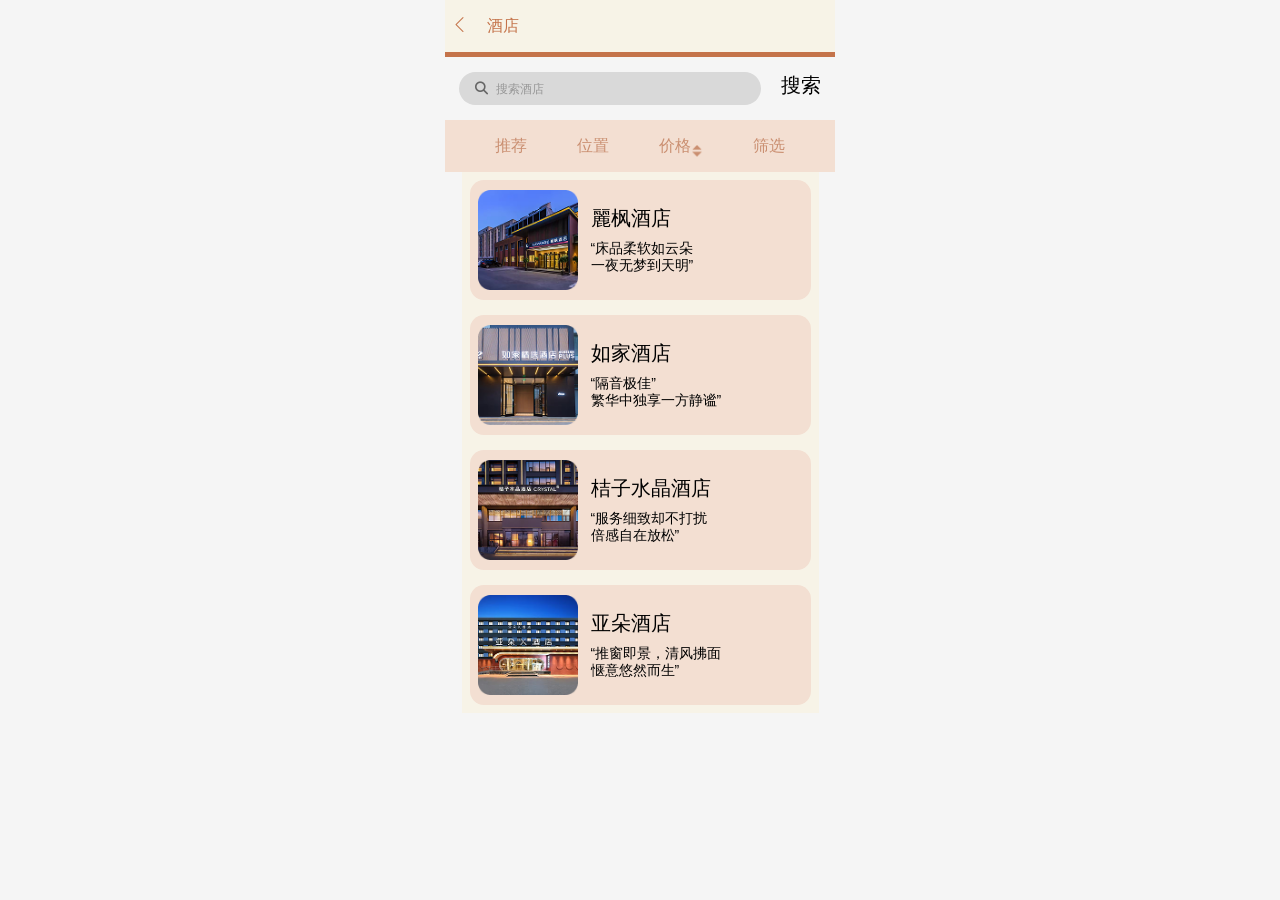
<file: 酒店预订1.html>
<!DOCTYPE html>
<html lang="en">
<head>
    <meta charset="UTF-8">
    <meta name="viewport" content="width=device-width, initial-scale=1.0">
    <title>Document</title>
    <link rel="stylesheet" href="https://cdnjs.cloudflare.com/ajax/libs/font-awesome/6.4.0/css/all.min.css">
    <style>
         * {
            margin: 0;
            padding: 0;
            box-sizing: border-box;
            font-family: 'PingFang SC', 'Helvetica Neue', Arial, sans-serif;
        }
        
        body {
            background-color: #f5f5f5;
            max-width: 390px;
            margin: 0 auto;
            min-height: 100vh;
            font-size: 13px;
            display: flex;
            flex-direction: column;
            justify-content: flex-start;
            align-items: center;
            gap: 15px;
        }

        .header {
            width: 100%;
            display: flex;
            align-items: center;
            padding: 12px 2px;
            background-color: #F7F3E7;
            position: sticky;
            top: 0;
            z-index: 100;
            border-bottom: 5px solid #C4734A;
            color: #C4734A;
            justify-content: flex-start;
            gap: 15px;
        }

        .title {
            font-size: 16px;
            font-weight: normal;
            color: #C4734A;
        }

        .search
        {
            display: flex;
            flex-direction: row;
            gap: 20px;
            align-content: center;
        }

        .search-container {
            display: flex;
            align-items: center;
            background: #D9D9D9;
            border-radius: 20px;
            padding: 8px 16px;
            width: 302px;
            height: 33px;
        }
        
        .search-icon {
            color: #666;
            font-size: 13px;
            margin-right: 8px;
        }
        
        .search-input {
            border: none;
            background: transparent;
            font-size: 12px;
            outline: none;
            color: #333;
            padding: 5px 0;
            flex: 1;
        }
        
        .search-input::placeholder {
            color: #888;
            opacity: 0.8;
        }
        
        .main
        {
            display: flex;
            flex-direction: column;
            width: 100%;
        }
        .status
        {
            background-color: #F3DFD2;
            display: flex;
            flex-direction: row;
            width: 100%;
            justify-content: space-evenly;
            height: 52px;
            align-items: center;
            color: #CA8F71;
            font-size: 1.2em;
            
        }

        .price
        {
            display: flex;
            flex-direction: row;
            align-items: flex-end;
        }

        .list {
            padding: 8px;
            display: flex;
            flex-direction: column;
            gap: 15px;
            width: 357px;
            margin: auto;
            background-color: #F7F3E7;
        }

        .category {
            width: 100%;
            height: 120px;
            background-color: #F3DFD2;
            border-radius: 14px;
            display: flex;
            flex-direction: row;
            align-items: center;
            padding: 8px;
            gap: 8px;
        }
        
        .text {
            display: flex;
            flex-direction: column;
            justify-content: flex-start;
            gap: 10px;
            margin-left: 5px;
        }

        a
        {
            text-decoration: none;
        }
        
        .big {
            color: #000000;
            font-weight: normal;
            font-size: 20px;
            line-height: 1.2;
        }
        
        .small {
            color: #000000;
            font-size: 14px;
            line-height: 1.2;
            margin-right: 70px;
        }
        
        .safe-area {
            height: 20px;
            background-color: #f5f5f5;
        }
    </style>
</head>
<body>
    <div class="header">
        <a href="index.html"><img src="image/箭头.png" alt="" style="width: 25px;height: 25px;"></a>
        <h1 class="title">酒店</h1>
    </div>
    <div class="search">
        <div class="search-container">
            <i class="fas fa-search search-icon"></i>
            <input type="text" class="search-input" id="searchInput" placeholder="搜索酒店">
        </div>
        <p style="font-size: 1.5em;">搜索</p>
    </div>
    <div class="main">
        <div class="status">
            <p>推荐</p>
            <p>位置</p>
            <div class="price">
                <p>价格</p>
                <img src="imagehotel/上下箭头.png" alt="" style="width: 12px;height: 12px;">
            </div>
            <p>筛选</p>
        </div>
        <div class="list">
            <div class="category">
                <img src="imagehotel/IMG_5318 1.png" alt="jiudian" style="width: 100px;height: 100px;">
                <div class="text">
                    <div class="big">麗枫酒店</div>
                    <div class="small">“床品柔软如云朵<br>一夜无梦到天明”</div>
                </div>
            </div>
            <div class="category">
                <img src="imagehotel/IMG_5317 1.png" alt="jiudian" style="width: 100px;height: 100px;">
                <div class="text">
                    <div class="big">如家酒店</div>
                    <div class="small">“隔音极佳”<br>繁华中独享一方静谧”</div>
                </div>
            </div>
            <div class="category">
                <img src="imagehotel/IMG_5316 1.png" alt="jiudian" style="width: 100px;height: 100px;">
                <div class="text">
                    <div class="big">桔子水晶酒店</div>
                    <div class="small">“服务细致却不打扰<br>倍感自在放松”</div>
                </div>
            </div>
            <div class="category">
                <img src="imagehotel/IMG_5314 1.png" alt="jiudian" style="width: 100px;height: 100px;">
                <div class="text">
                    <div class="big">亚朵酒店</div>
                    <div class="small">“推窗即景，清风拂面<br>惬意悠然而生”</div>
                </div>
            </div>
        </div>
    </div>
</body>
</html>
</file>
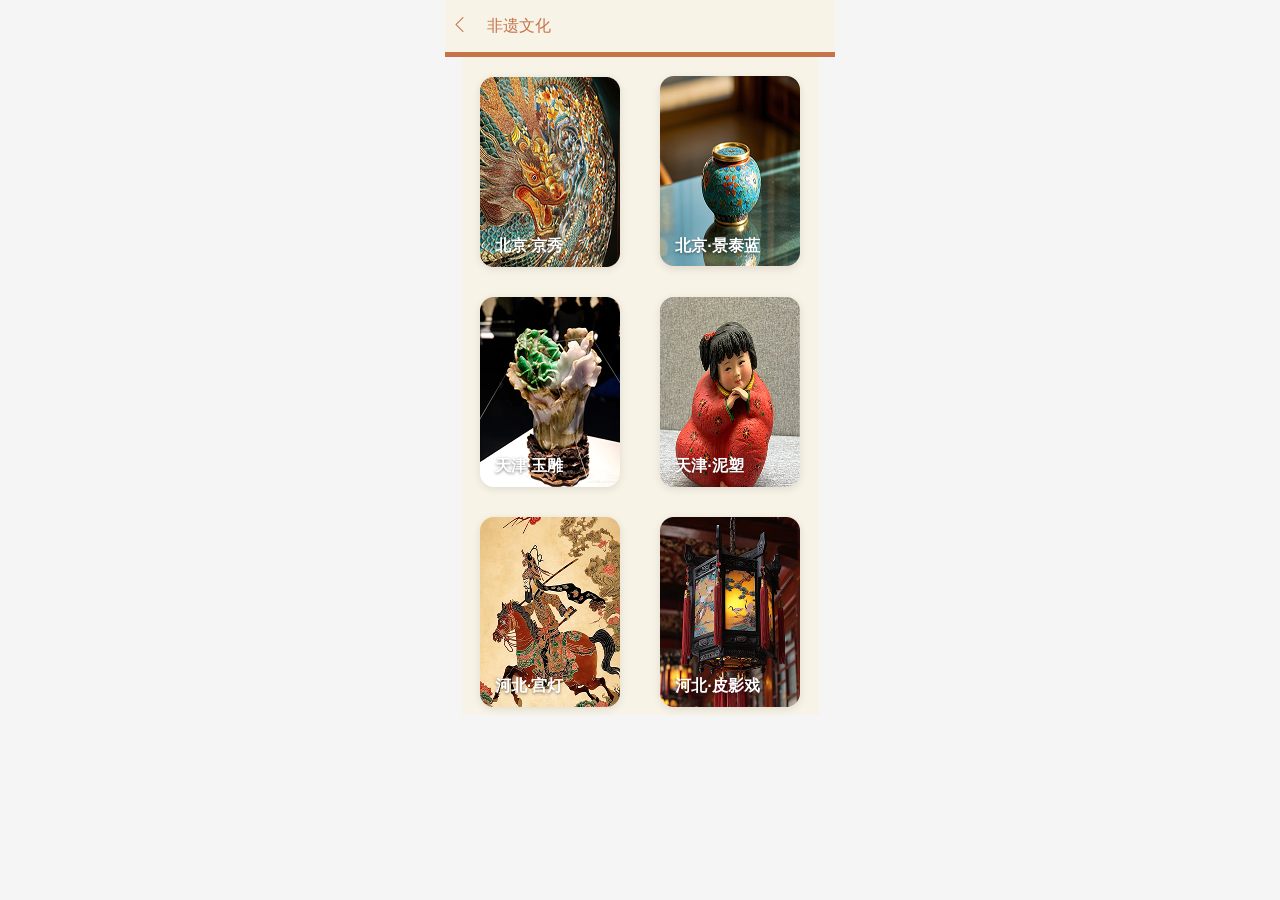
<file: 非遗文化.html>
<!DOCTYPE html>
<html lang="en">
<head>
    <meta charset="UTF-8">
    <meta name="viewport" content="width=device-width, initial-scale=1.0">
    <title>Document</title>
    <style>
         * {
            margin: 0;
            padding: 0;
            box-sizing: border-box;
            font-family: 'PingFang SC', 'Helvetica Neue', Arial, sans-serif;
        }
        
        body {
            background-color: #f5f5f5;
            max-width: 390px;
            margin: 0 auto;
            min-height: 100vh;
            font-size: 13px;
        }

        .header {
            display: flex;
            align-items: center;
            padding: 12px 2px;
            background-color: #F7F3E7;
            position: sticky;
            top: 0;
            z-index: 100;
            border-bottom: 5px solid #C4734A;
            color: #C4734A;
            justify-content: flex-start;
            gap: 15px;
        }

        .title {
            font-size: 16px;
            font-weight: normal;
            color: #C4734A;
        }

        .ticket-list {
            padding: 8px;
            padding-top: 20px;
            display: flex;
            flex-direction: row;
            justify-content: space-evenly;
            gap: 15px;
            width: 357px;
            margin: auto;
            background-color: #F7F3E7;
            flex-wrap: wrap;
            align-content: flex-start;
            gap: 30px;
        }
        
        .category {
            width: 140px;
            height: 190px;
            background-color: #F3DFD2;
            border-radius: 14px;
            display: flex;
            flex-direction: row;
            align-items: center;
            /* padding: 8px;
            gap: 8px; */
            /* overflow: hidden; */
            box-shadow: 0 2px 8px rgba(0,0,0,0.1);
            position: relative;
        }
        
        .text {
            display: flex;
            flex-direction: column;
            justify-content: flex-start;
            gap: 10px;
            margin-left: 5px;
        }

        a
        {
            text-decoration: none;
        }
        
        .big {
            color: #000000;
            font-weight: normal;
            font-size: 20px;
            line-height: 1.2;
        }
        
        .small {
            color: #000000;
            font-size: 14px;
            line-height: 1.2;
            margin-right: 70px;
        }

        .ticket-title {
            position: absolute;
            bottom: 10px;
            left: 15px;
            color: white;
            font-size: 16px;
            font-weight: bold;
            text-shadow: 0 1px 3px rgba(0,0,0,0.5);
            z-index: 100;
        }
        
        .safe-area {
            height: 20px;
            background-color: #f5f5f5;
        }
    </style>
</head>
<body>
    <div class="header">
        <a href="特色文化.html"><img src="image/箭头.png" alt="" style="width: 25px;height: 25px;"></a>
        <h1 class="title">非遗文化</h1>
    </div>
    <div class="ticket-list">
        <div class="category">
            <img src="imagecluture/非遗文化/IMG_5283 1.png" alt="jiudian" style="width: 140px;height: 190px;object-fit: cover;">
            <div class="ticket-title">北京·京秀</div>
        </div>
        <div class="category">
            <a href="北京景泰蓝.html">
            <img src="imagecluture/非遗文化/IMG_5280 1.png" alt="jiudian" style="width: 140px;height: 190px;object-fit: cover;">
            <div class="ticket-title">北京·景泰蓝</div>
            </a>
        </div>
        <div class="category">
            <img src="imagecluture/非遗文化/IMG_5282 1.png" alt="jiudian" style="width: 140px;height: 190px;object-fit: cover;">
            <div class="ticket-title">天津·玉雕</div>
        </div>
        <div class="category">
            <img src="imagecluture/非遗文化/IMG_5281 1.png" alt="jiudian" style="width: 140px;height: 190px;object-fit: cover;">
            <div class="ticket-title">天津·泥塑</div>
        </div>
        <div class="category">
            <img src="imagecluture/非遗文化/IMG_5279 1.png" alt="jiudian" style="width: 140px;height: 190px;object-fit: cover;">
            <div class="ticket-title">河北·宫灯</div>
        </div>
        <div class="category">
            <img src="imagecluture/非遗文化/IMG_5278 1.png" alt="jiudian" style="width: 140px;height: 190px;object-fit: cover;">
            <div class="ticket-title">河北·皮影戏</div>
        </div>
    </div>
</body>
</html>
</file>
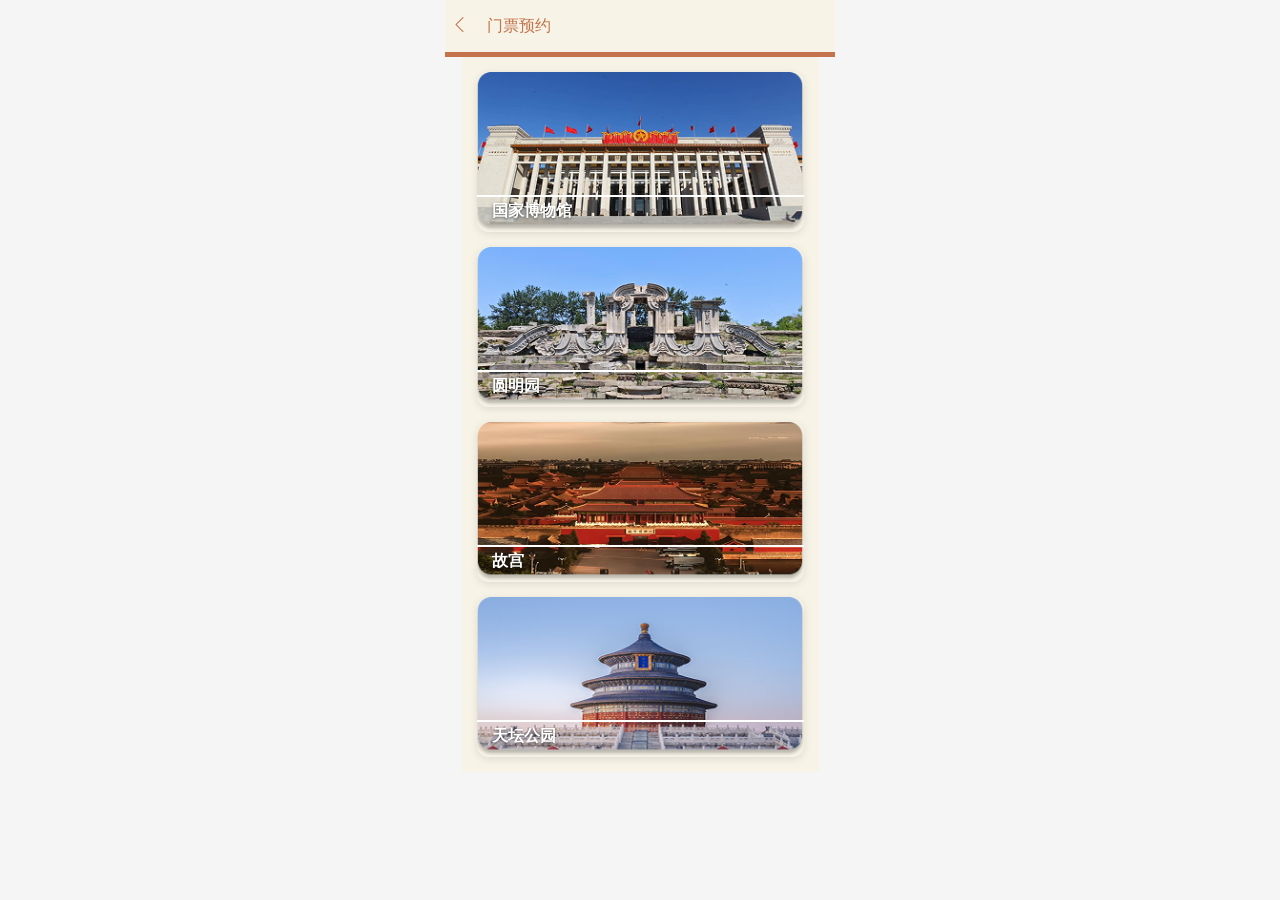
<file: 预约平台.html>
<!DOCTYPE html>
<html lang="zh-CN">
<head>
    <meta charset="UTF-8">
    <meta name="viewport" content="width=device-width, initial-scale=1.0, maximum-scale=1.0, user-scalable=no">
    <title>门票预约</title>
    <link rel="stylesheet" href="https://cdnjs.cloudflare.com/ajax/libs/font-awesome/6.4.0/css/all.min.css">
    <style>
        * {
            margin: 0;
            padding: 0;
            box-sizing: border-box;
            font-family: 'PingFang SC', 'Helvetica Neue', Arial, sans-serif;
        }
        
        body {
            background-color: #f5f5f5;
            max-width: 390px;
            margin: 0 auto;
            min-height: 100vh;
            font-size: 13px;
        }
        
        
        .header {
            display: flex;
            align-items: center;
            padding: 12px 2px;
            background-color: #F7F3E7;
            position: sticky;
            top: 0;
            z-index: 100;
            border-bottom: 5px solid #C4734A;
            color: #C4734A;
            justify-content: flex-start;
            gap: 15px;
        }

        .title {
            font-size: 16px;
            font-weight: normal;
            color: #C4734A;
        }
        
        .ticket-list {
            padding: 15px;
            display: flex;
            flex-direction: column;
            gap: 15px;
            width: 357px;
            margin: auto;
            background-color: #F7F3E7;
        }
        
        .ticket-card {
            border-radius: 12px;
            overflow: hidden;
            box-shadow: 0 2px 8px rgba(0,0,0,0.1);
            position: relative;
            height: 160px;
        }
        
        .ticket-image {
            width: 100%;
            height: 100%;
            object-fit: cover;
        }
        
        .ticket-title {
            position: absolute;
            bottom: 10px;
            left: 15px;
            color: white;
            font-size: 16px;
            font-weight: bold;
            text-shadow: 0 1px 3px rgba(0,0,0,0.5);
        }
        
        .white
        {
            position: absolute;
            bottom: 35px;
            width:100%;
            height: 2px;
            background-color: white;
        }

        .safe-area {
            height: 20px;
            background-color: #f5f5f5;
        }
    </style>
</head>
<body>
   
    <div class="header">
        <a href="index.html"><img src="image/箭头.png" alt="" style="width: 25px;height: 25px;"></a>
        <h1 class="title">门票预约</h1>
    </div>
    
   
    <div class="ticket-list">
      
        <div class="ticket-card">
            <a href="https://pcticket.chnmuseum.cn/#/" target="_blank">
            <img src="bookimage/大会堂.png" alt="国家博物馆" class="ticket-image">
            <div class="ticket-title">国家博物馆</div>
            <div class="white"></div>
            </a>
        </div>
        
        <div class="ticket-card">
            <a href="https://www.yuanmingyuanpark.cn/pw/mmp/202004/t20200430_4402176.html" target="_blank
            ">
            <img src="bookimage/圆明园.png" alt="圆明园" class="ticket-image">
            <div class="ticket-title">圆明园</div>
            <div class="white"></div>
            </a>
        </div>
        
     
        <div class="ticket-card">
            <a href="https://ticket.dpm.org.cn/" target="_blank">
            <img src="bookimage/故宫.png" alt="故宫" class="ticket-image">
            <div class="ticket-title">故宫</div>
            <div class="white"></div>
            </a>
        </div>
    
        <div class="ticket-card">
            <a href="https://tiantanpark.cn/guide_service.html#guide_service2_cont2" target="_blank">
            <img src="bookimage/天坛.png" alt="天坛公园" class="ticket-image">
            <div class="ticket-title">天坛公园</div>
            <div class="white"></div>
            </a>
        </div>
    </div>

    <!-- 底部安全区域 -->
    <div class="safe-area"></div>
</body>
</html>
</file>
